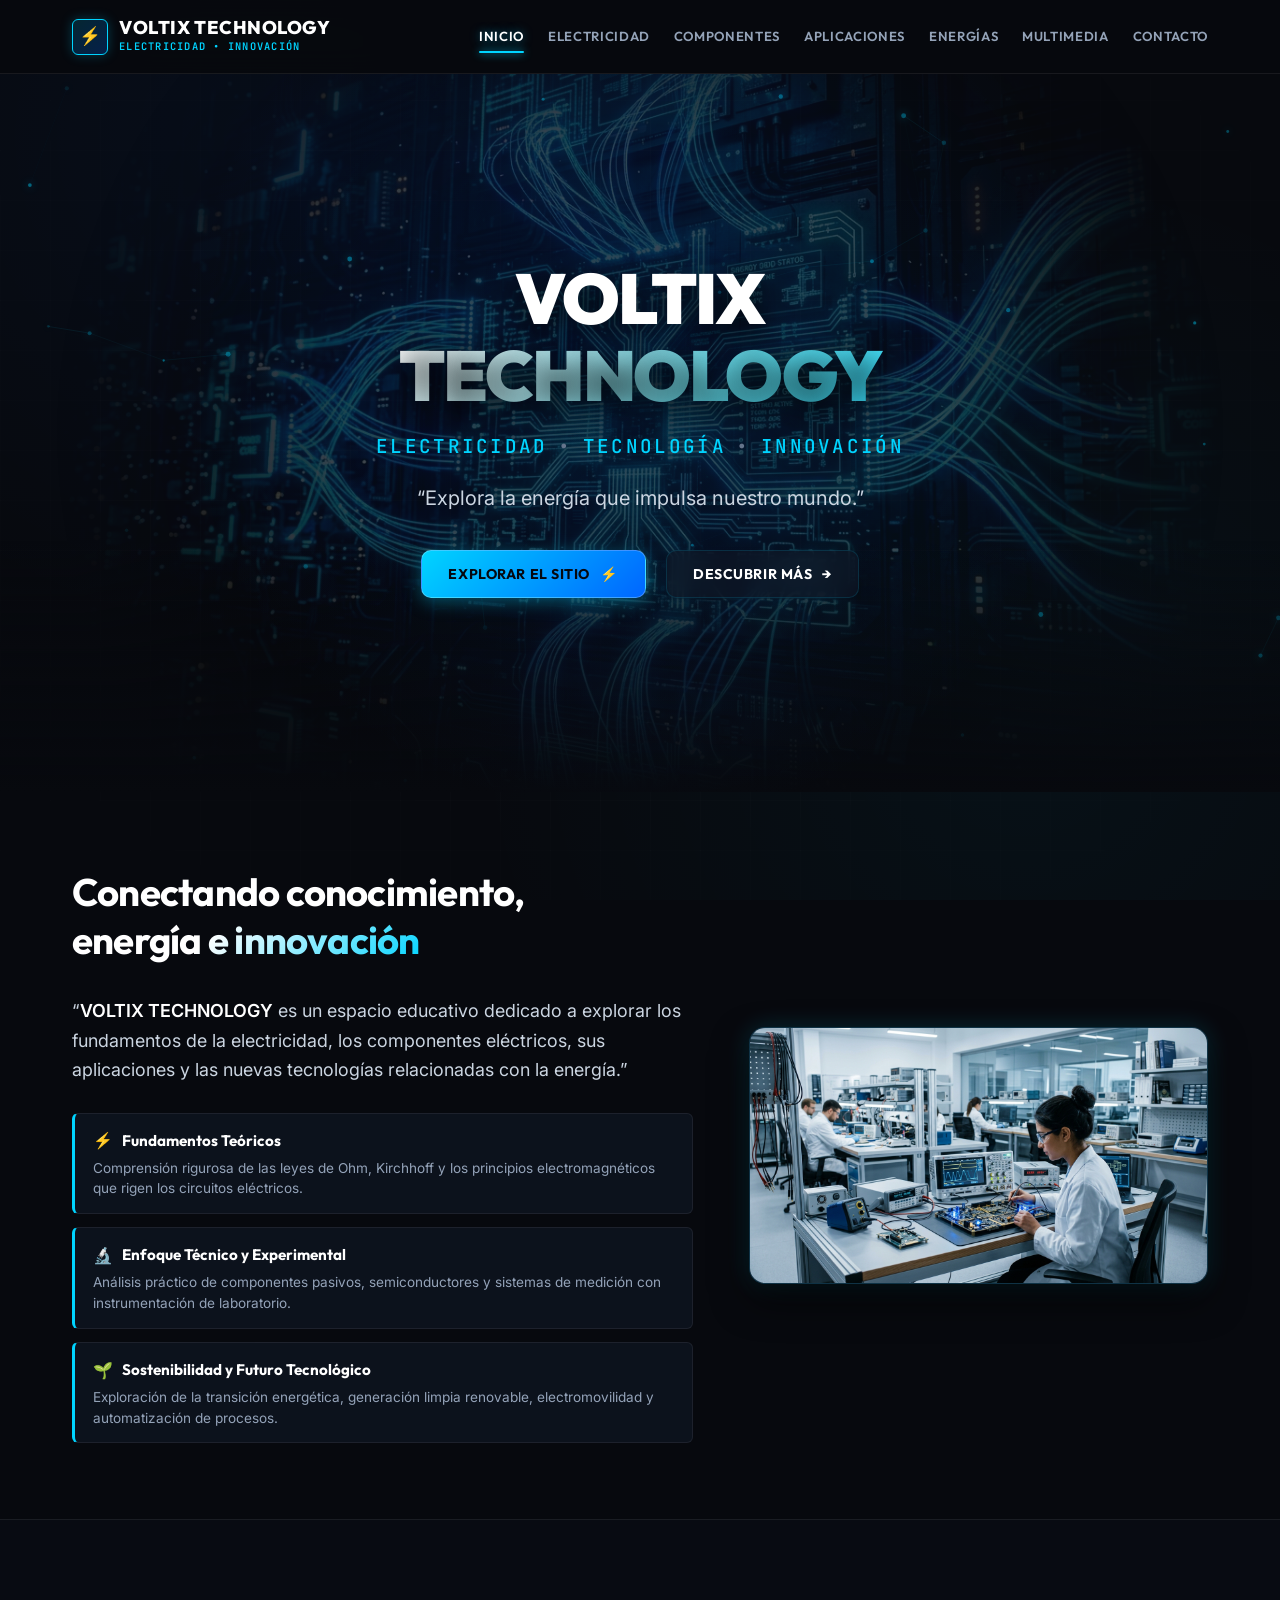
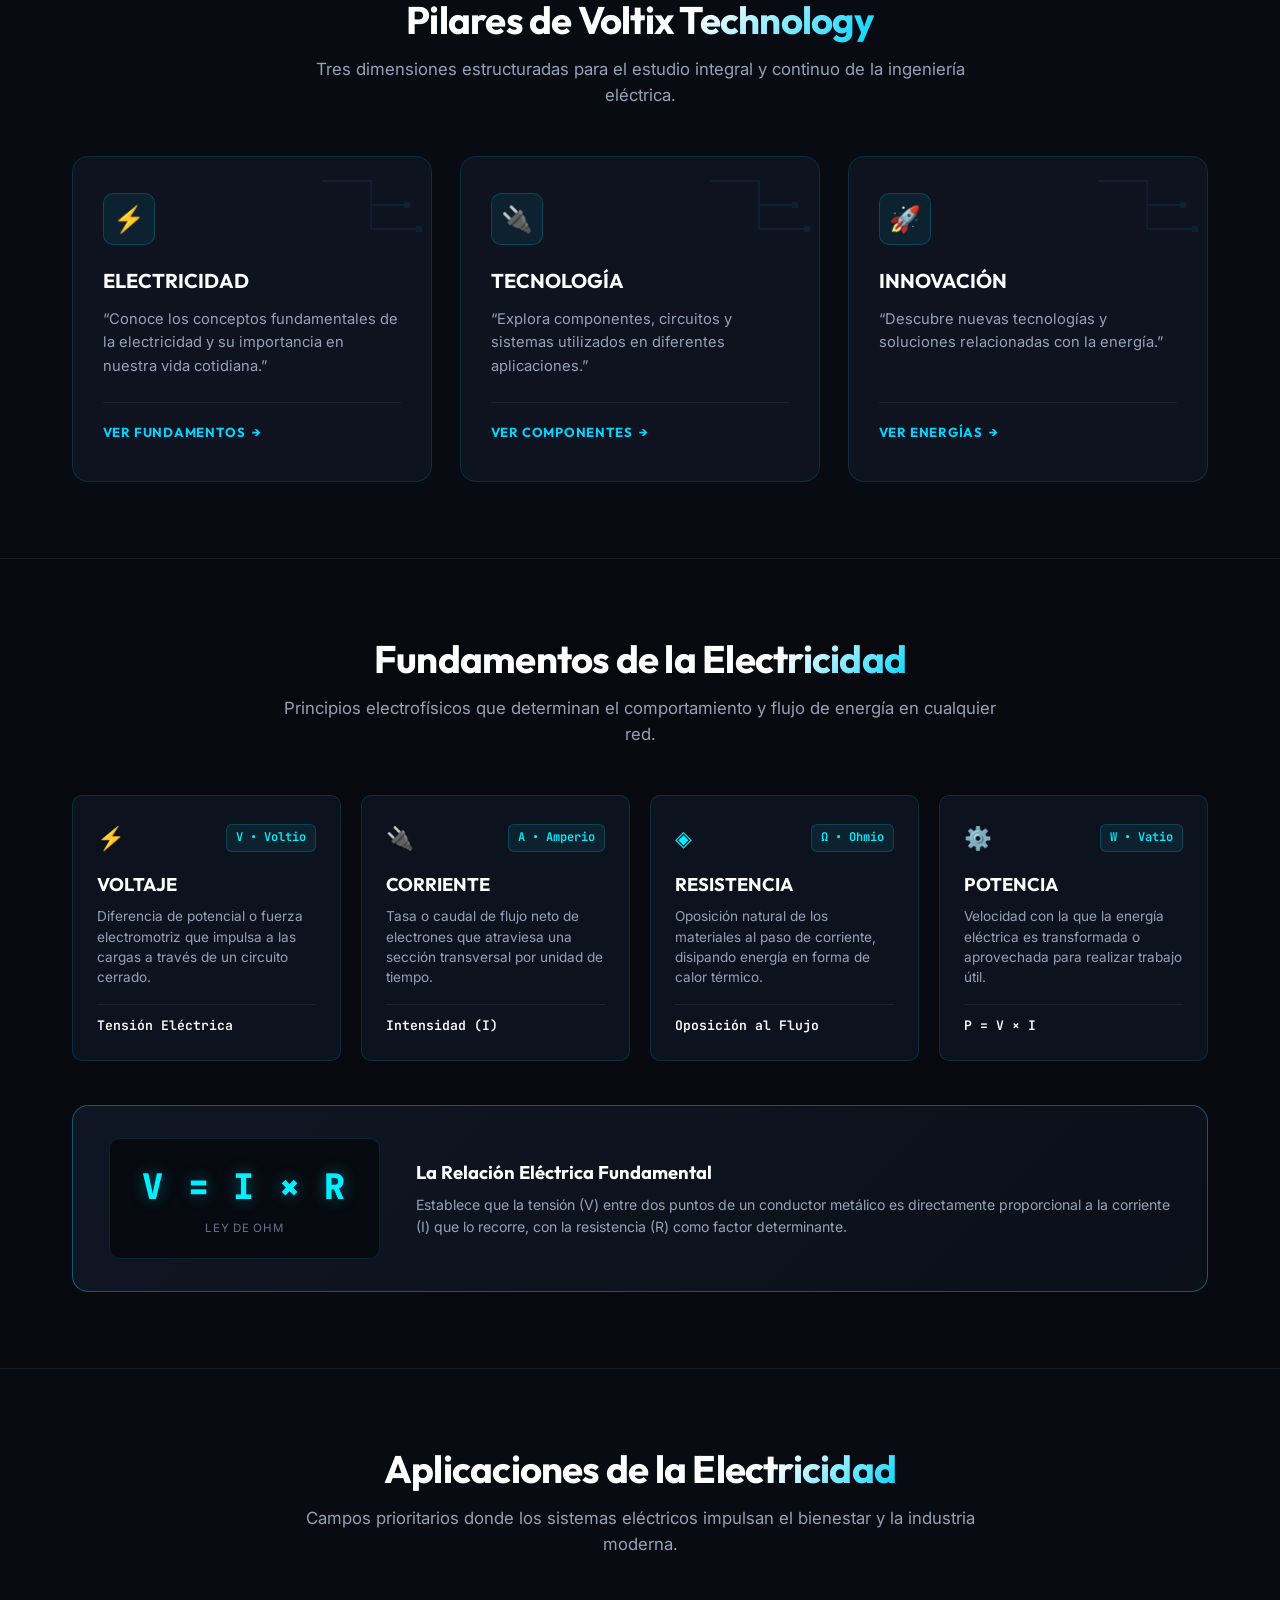
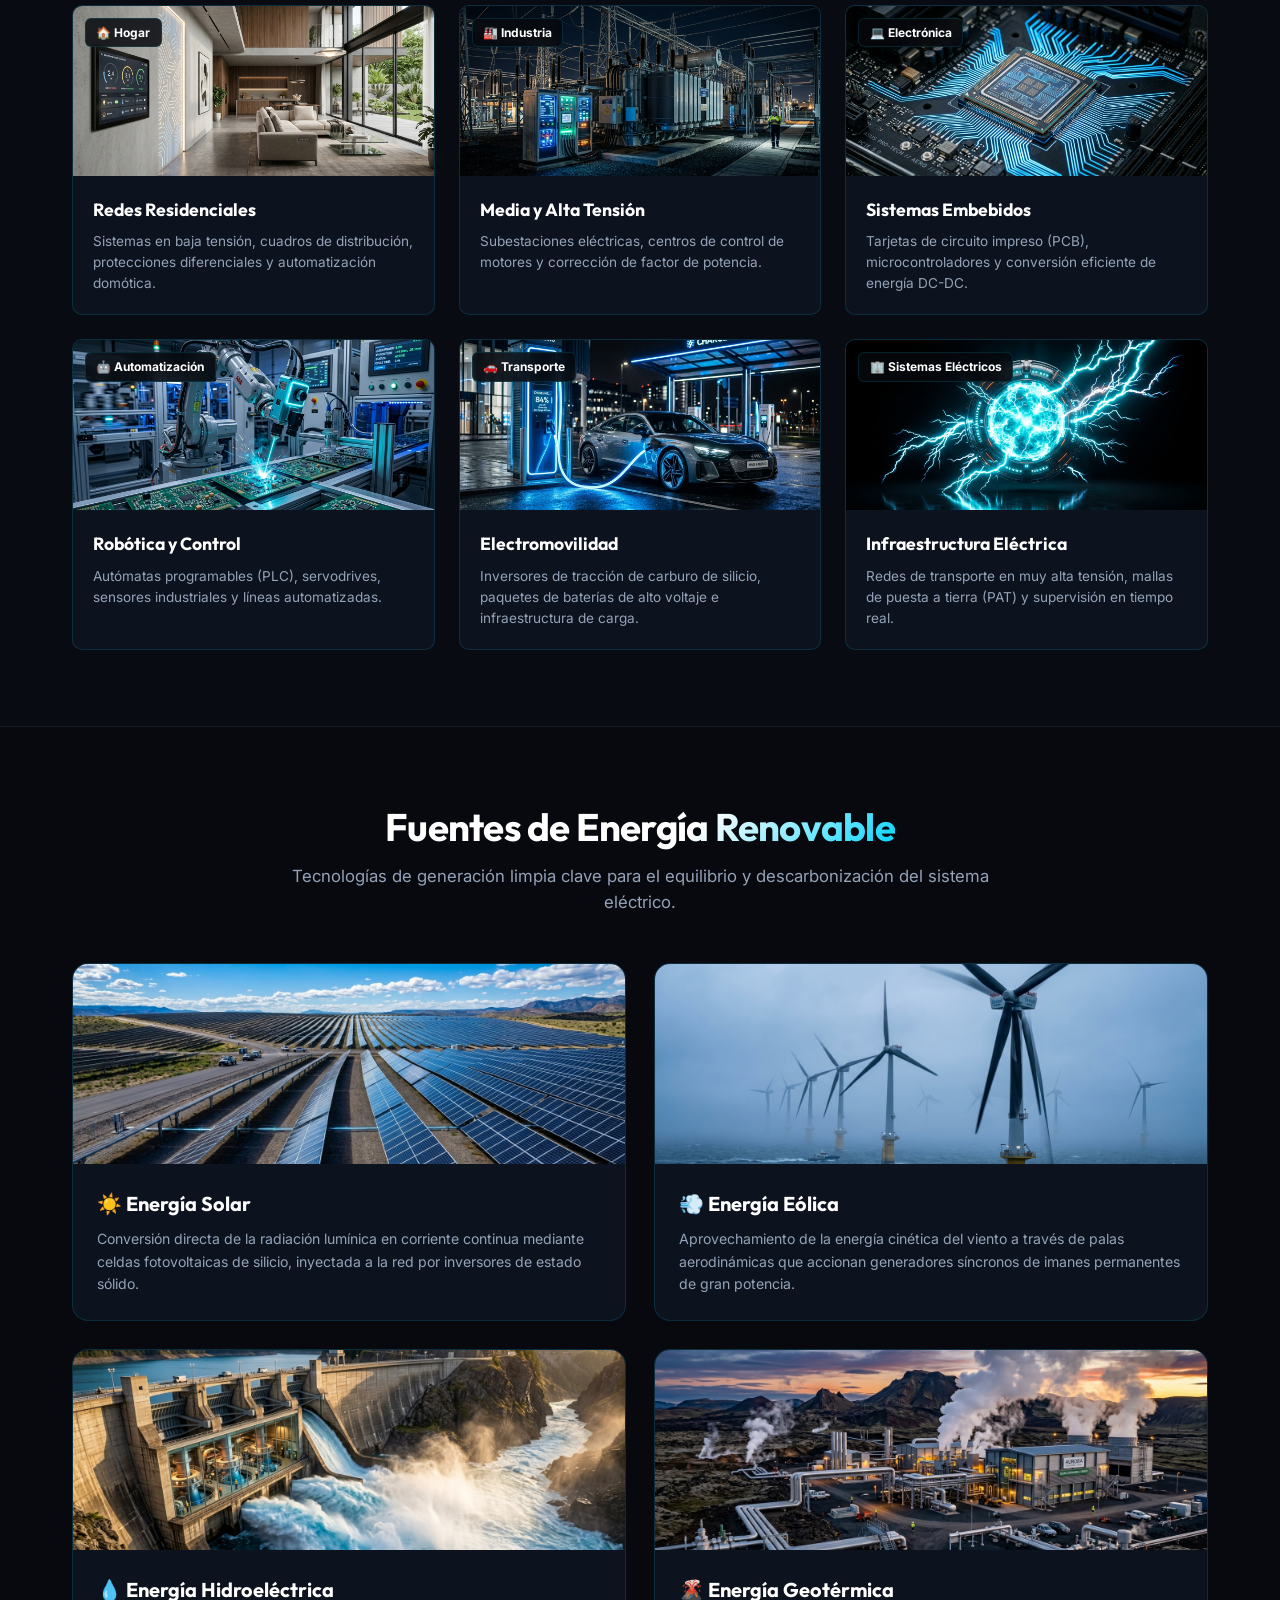
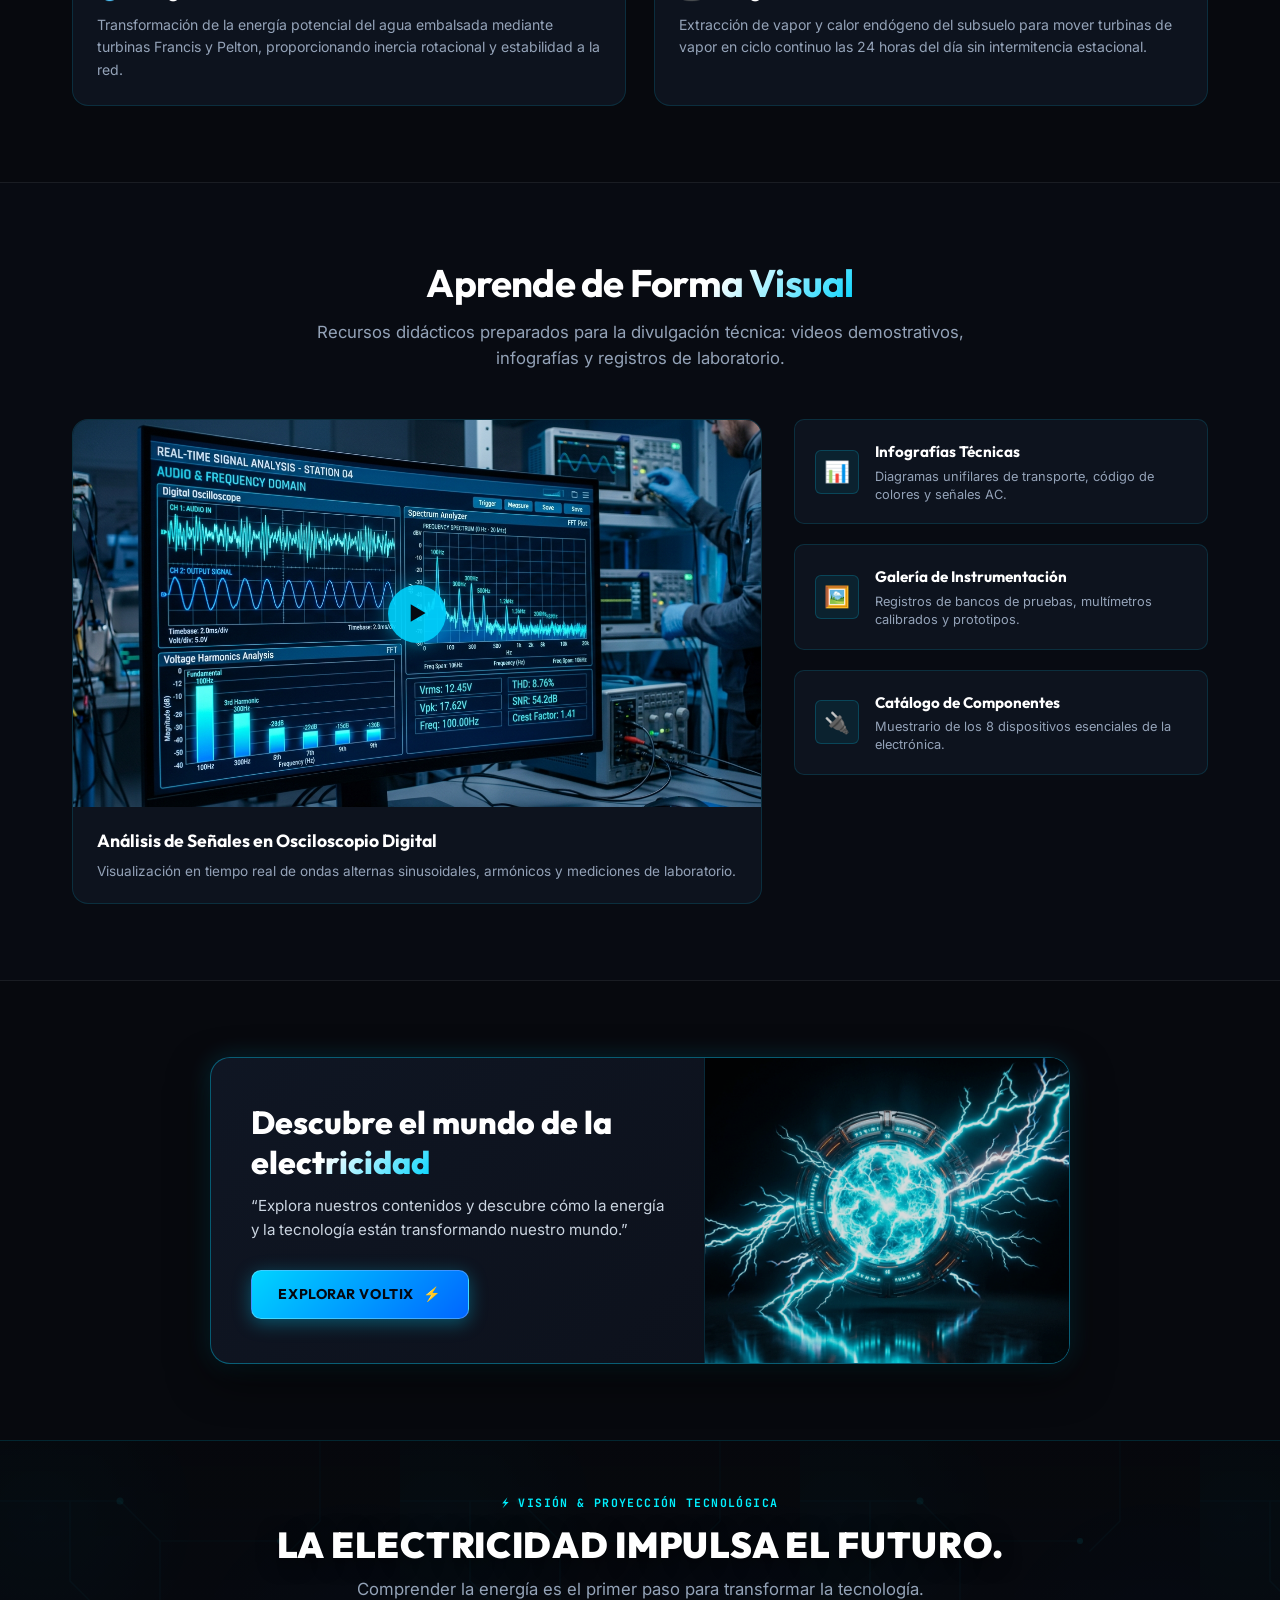
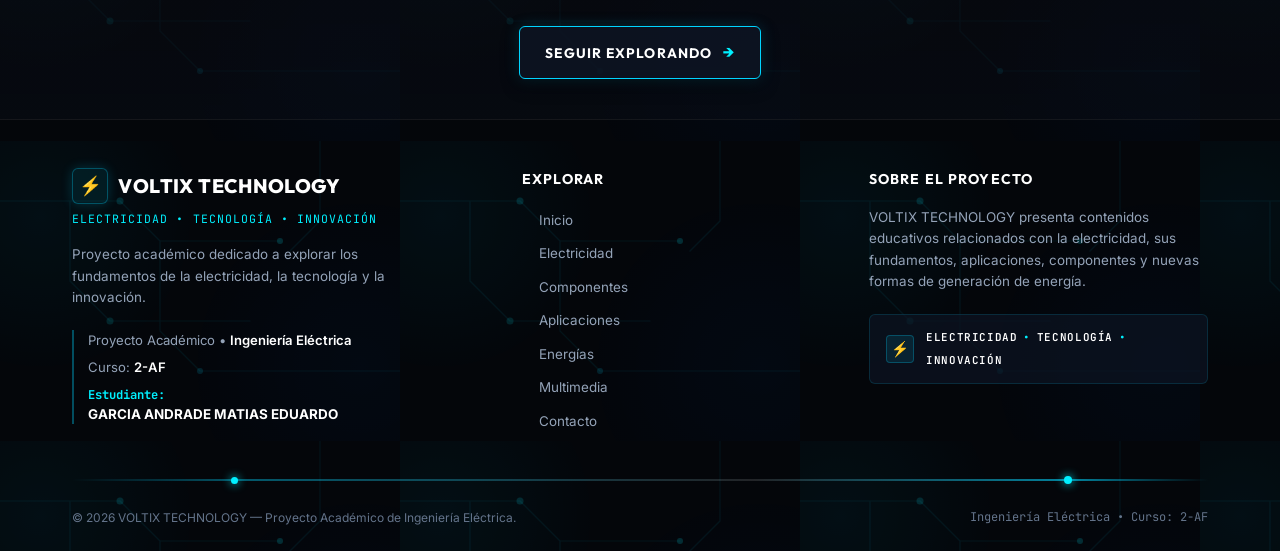
<file: index.html>
<!DOCTYPE html>
<html lang="es">
<head>
  <meta charset="UTF-8">
  <meta http-equiv="refresh" content="0; url=inicio.html">
  <title>VOLTIX TECHNOLOGY — Redirigiendo a Inicio</title>
  <script>
    window.location.replace("inicio.html");
  </script>
</head>
<body style="background: #07090e; color: #00d4ff; font-family: system-ui, sans-serif; display: flex; align-items: center; justify-content: center; height: 100vh; margin: 0;">
  <div style="text-align: center;">
    <div style="font-size: 2rem; margin-bottom: 0.5rem;">⚡</div>
    <p style="font-size: 1rem; color: #cbd5e1;">Cargando VOLTIX TECHNOLOGY...</p>
    <p><a href="inicio.html" style="color: #00d4ff; text-decoration: none; font-size: 0.85rem;">Haz clic aquí si no redirige automáticamente</a></p>
  </div>
</body>
</html>
</file>
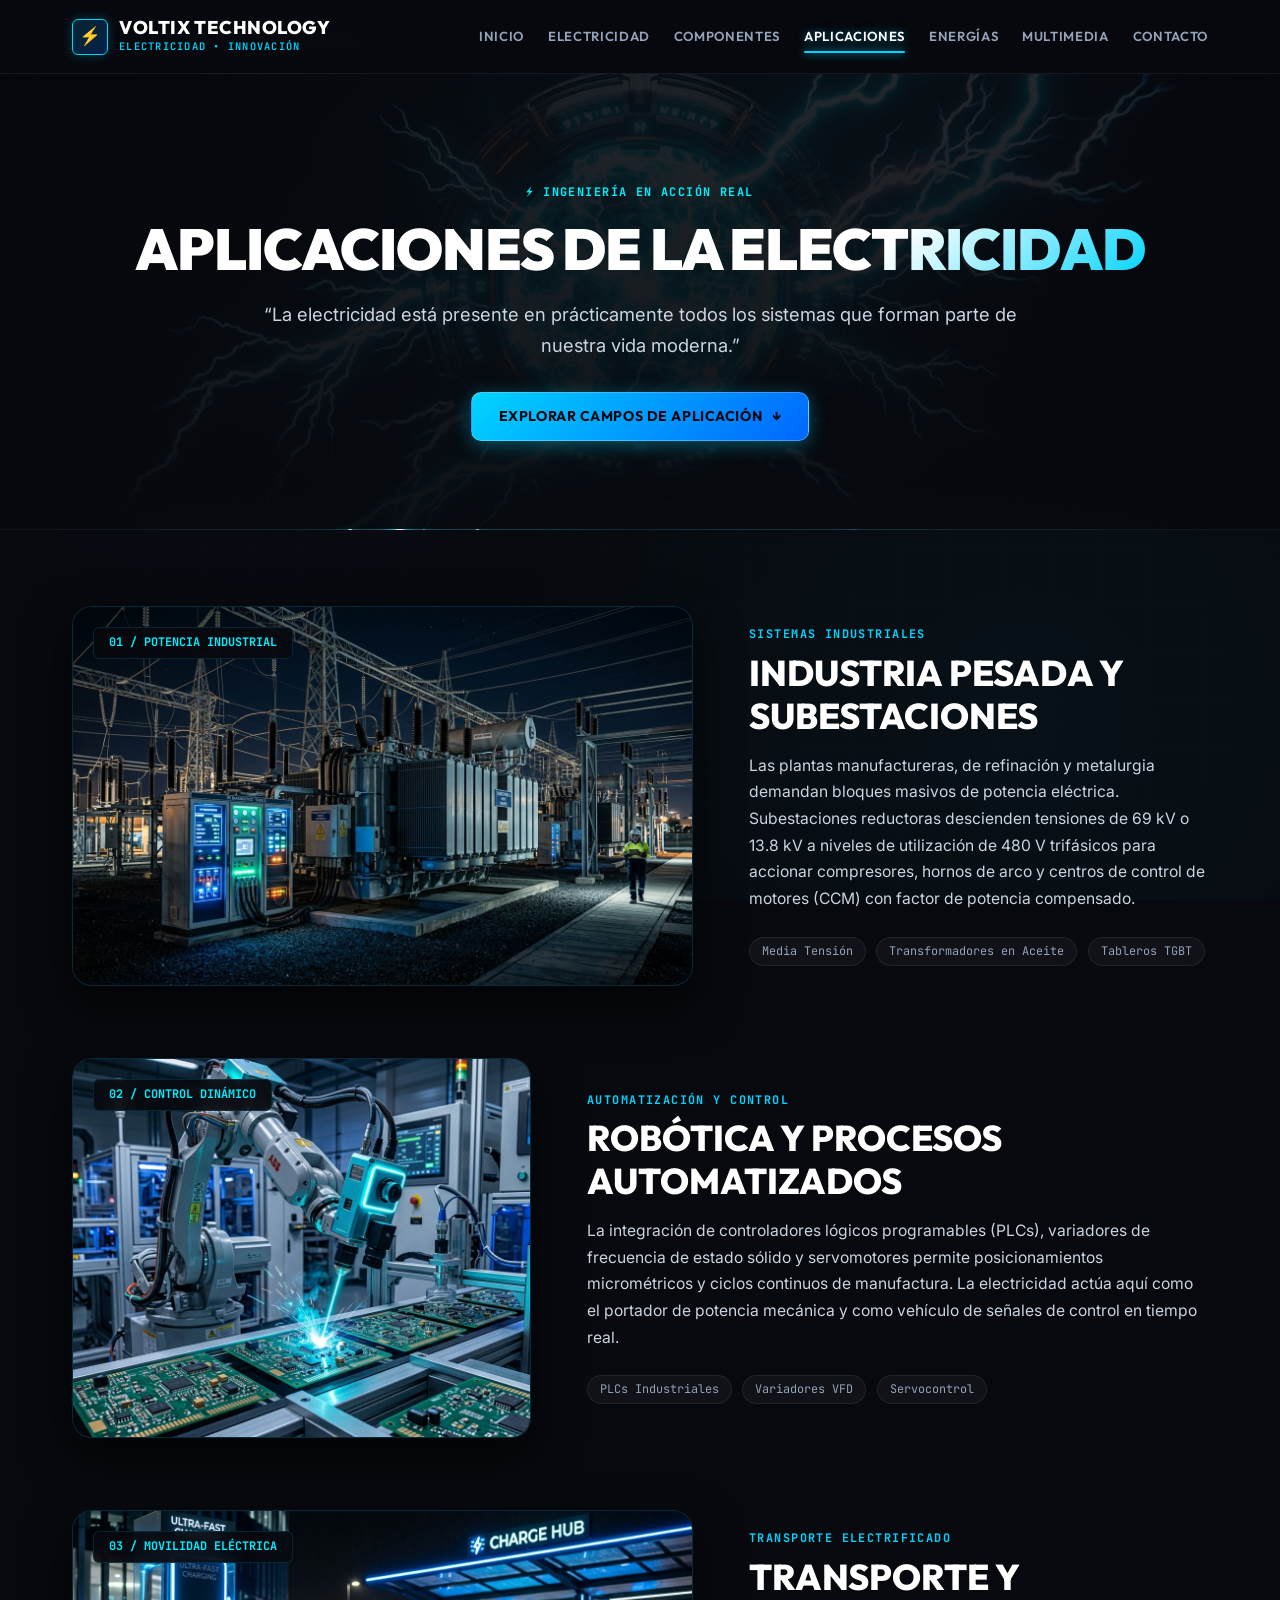
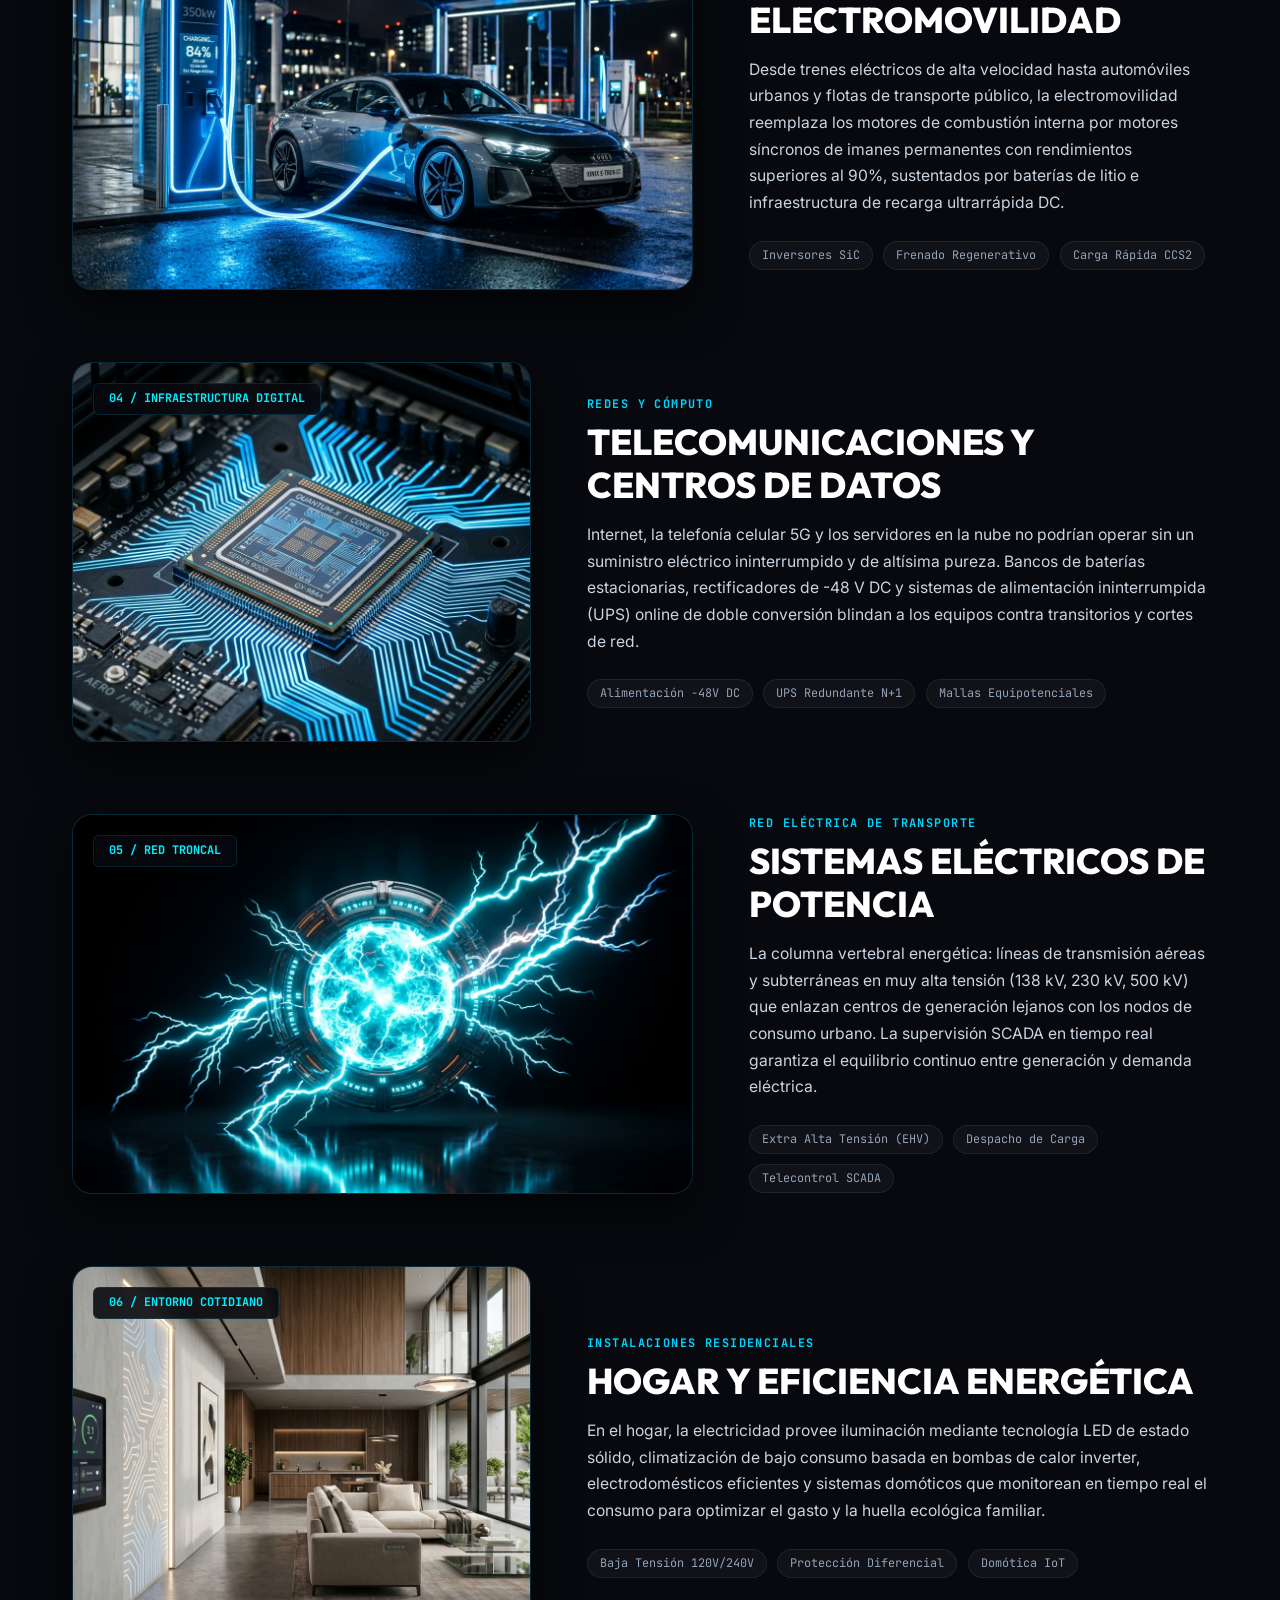
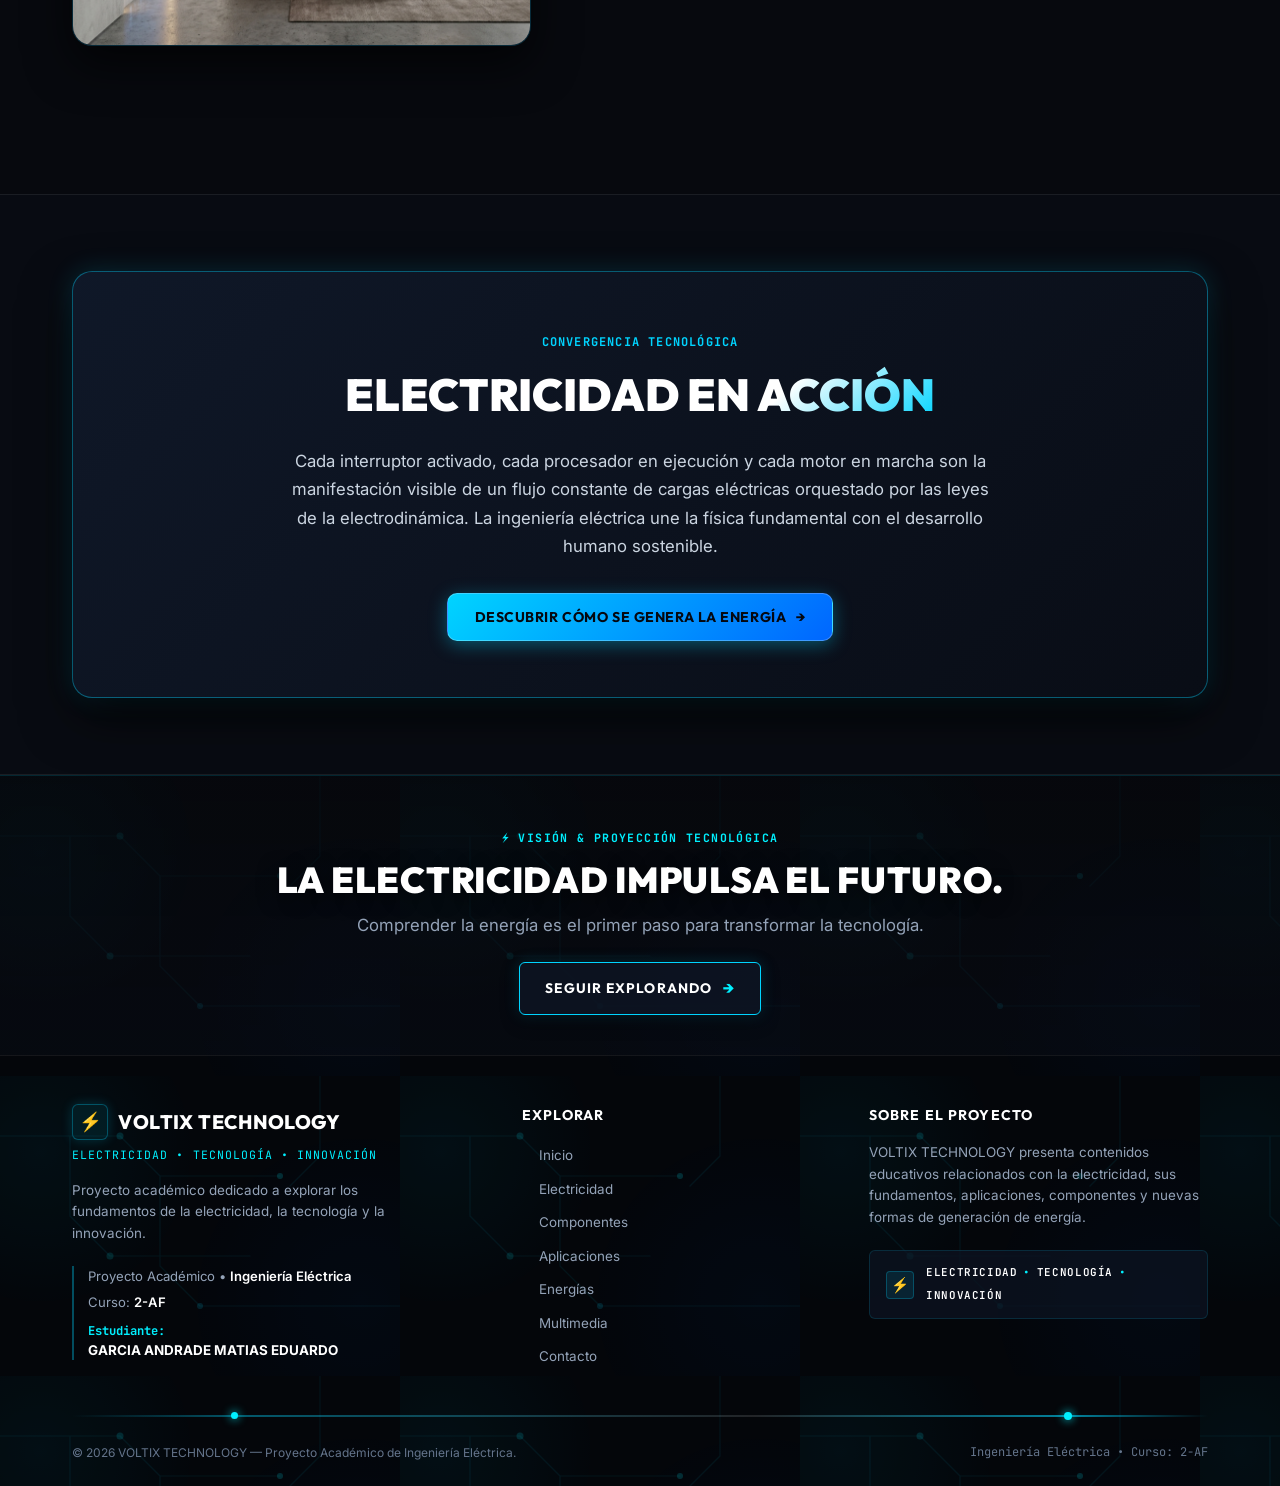
<file: aplicaciones.html>
<!DOCTYPE html>
<html lang="es">
<head>
  <meta charset="UTF-8">
  <meta name="viewport" content="width=device-width, initial-scale=1.0">
  <title>Aplicaciones de la Electricidad | VOLTIX TECHNOLOGY</title>
  <meta name="description" content="Panorama editorial de las aplicaciones de la electricidad en la industria, automatización, transporte, telecomunicaciones, sistemas eléctricos y el hogar.">
  <meta name="author" content="GARCIA ANDRADE MATIAS EDUARDO - Ingeniería Eléctrica Curso 2-AF">
  <meta name="theme-color" content="#07090e">

  <!-- Google Fonts -->
  <link rel="preconnect" href="https://fonts.googleapis.com">
  <link rel="preconnect" href="https://fonts.gstatic.com" crossorigin>
  <link href="https://fonts.googleapis.com/css2?family=Inter:wght@300;400;500;600;700&family=JetBrains+Mono:wght@400;500;600;700&family=Outfit:wght@500;600;700;800;900&display=swap" rel="stylesheet">

    <!-- Eliminación forzada de barra lateral de desplazamiento (Scrollbar oculta para iframe y navegador) -->
  <style>
    html, body, * {
      scrollbar-width: none !important;
      -ms-overflow-style: none !important;
    }
    ::-webkit-scrollbar,
    html::-webkit-scrollbar,
    body::-webkit-scrollbar,
    *::-webkit-scrollbar {
      display: none !important;
      width: 0 !important;
      height: 0 !important;
      background: transparent !important;
    }
  </style>
  <link rel="stylesheet" href="css/style.css?v=3.0">
</head>
<body>

  <div class="tech-grid-overlay" aria-hidden="true"></div>

  <!-- HEADER GLOBAL -->
  <header class="site-header" id="header">
    <div class="container header-container">
      <a href="inicio.html" class="brand-logo" aria-label="VOLTIX TECHNOLOGY - Inicio">
        <div class="brand-icon-box">⚡</div>
        <div class="brand-text">
          <span class="brand-title">VOLTIX TECHNOLOGY</span>
          <span class="brand-subtitle">Electricidad • Innovación</span>
        </div>
      </a>

      <nav class="nav-menu" id="navMenu" aria-label="Navegación principal">
        <a href="inicio.html" class="nav-link">Inicio</a>
        <a href="electricidad.html" class="nav-link">Electricidad</a>
        <a href="componentes.html" class="nav-link">Componentes</a>
        <a href="aplicaciones.html" class="nav-link active">Aplicaciones</a>
        <a href="energias.html" class="nav-link">Energías</a>
        <a href="multimedia.html" class="nav-link">Multimedia</a>
        <a href="contacto.html" class="nav-link">Contacto</a>
      </nav>

      <button class="mobile-toggle" id="mobileToggle" aria-label="Abrir menú de navegación" aria-expanded="false">
        <span></span>
        <span></span>
        <span></span>
      </button>
    </div>
  </header>

  <main>
    <!-- ==========================================================================
         SECCIÓN 1 — HERO PANORÁMICO DE APLICACIONES
         ========================================================================== -->
    <section class="hero-panoramic" style="background-image: url('assets/images/cta-energy.jpg');">
      <div class="hero-panoramic-overlay"></div>
      <div class="container hero-panoramic-content">
        <div class="hero-editorial-badge">⚡ INGENIERÍA EN ACCIÓN REAL</div>
        <h1 class="hero-editorial-title" style="font-size: clamp(2.4rem, 4.5vw, 3.8rem);">
          APLICACIONES DE LA <span class="text-gradient">ELECTRICIDAD</span>
        </h1>
        <p class="hero-editorial-desc" style="max-width: 760px; margin: 0 auto 2rem auto; font-size: 1.15rem;">
          “La electricidad está presente en prácticamente todos los sistemas que forman parte de nuestra vida moderna.”
        </p>
        <a href="#sectores" class="btn btn-primary">
          <span>EXPLORAR CAMPOS DE APLICACIÓN</span>
          <span class="btn-icon">↓</span>
        </a>
      </div>
    </section>

    <!-- ==========================================================================
         SECCIÓN 2 — GRANDES HISTORIAS VISUALES DE APLICACIÓN
         ========================================================================== -->
    <section class="section" id="sectores">
      <div class="container">

        <!-- 1. INDUSTRIA -->
        <article class="app-feature-row">
          <div class="app-feature-visual">
            <img src="assets/images/app-industry.jpg" alt="Subestación eléctrica industrial y transformadores de potencia">
            <div class="app-feature-badge">01 / POTENCIA INDUSTRIAL</div>
          </div>
          <div class="app-feature-content">
            <div class="app-feature-category">Sistemas Industriales</div>
            <h2 class="app-feature-title">INDUSTRIA PESADA Y SUBESTACIONES</h2>
            <p class="app-feature-desc">
              Las plantas manufactureras, de refinación y metalurgia demandan bloques masivos de potencia eléctrica. Subestaciones reductoras descienden tensiones de 69 kV o 13.8 kV a niveles de utilización de 480 V trifásicos para accionar compresores, hornos de arco y centros de control de motores (CCM) con factor de potencia compensado.
            </p>
            <div class="app-feature-tags">
              <span class="app-tag-pill">Media Tensión</span>
              <span class="app-tag-pill">Transformadores en Aceite</span>
              <span class="app-tag-pill">Tableros TGBT</span>
            </div>
          </div>
        </article>

        <!-- 2. AUTOMATIZACIÓN (REVERSE) -->
        <article class="app-feature-row reverse">
          <div class="app-feature-visual">
            <img src="assets/images/app-automation.jpg" alt="Brazos robóticos en línea de soldadura y ensamblaje automatizado">
            <div class="app-feature-badge">02 / CONTROL DINÁMICO</div>
          </div>
          <div class="app-feature-content">
            <div class="app-feature-category">Automatización y Control</div>
            <h2 class="app-feature-title">ROBÓTICA Y PROCESOS AUTOMATIZADOS</h2>
            <p class="app-feature-desc">
              La integración de controladores lógicos programables (PLCs), variadores de frecuencia de estado sólido y servomotores permite posicionamientos micrométricos y ciclos continuos de manufactura. La electricidad actúa aquí como el portador de potencia mecánica y como vehículo de señales de control en tiempo real.
            </p>
            <div class="app-feature-tags">
              <span class="app-tag-pill">PLCs Industriales</span>
              <span class="app-tag-pill">Variadores VFD</span>
              <span class="app-tag-pill">Servocontrol</span>
            </div>
          </div>
        </article>

        <!-- 3. TRANSPORTE -->
        <article class="app-feature-row">
          <div class="app-feature-visual">
            <img src="assets/images/app-transport.jpg" alt="Vehículo eléctrico en estación de recarga rápida de alta potencia">
            <div class="app-feature-badge">03 / MOVILIDAD ELÉCTRICA</div>
          </div>
          <div class="app-feature-content">
            <div class="app-feature-category">Transporte Electrificado</div>
            <h2 class="app-feature-title">TRANSPORTE Y ELECTROMOVILIDAD</h2>
            <p class="app-feature-desc">
              Desde trenes eléctricos de alta velocidad hasta automóviles urbanos y flotas de transporte público, la electromovilidad reemplaza los motores de combustión interna por motores síncronos de imanes permanentes con rendimientos superiores al 90%, sustentados por baterías de litio e infraestructura de recarga ultrarrápida DC.
            </p>
            <div class="app-feature-tags">
              <span class="app-tag-pill">Inversores SiC</span>
              <span class="app-tag-pill">Frenado Regenerativo</span>
              <span class="app-tag-pill">Carga Rápida CCS2</span>
            </div>
          </div>
        </article>

        <!-- 4. TELECOMUNICACIONES (REVERSE) -->
        <article class="app-feature-row reverse">
          <div class="app-feature-visual">
            <img src="assets/images/app-tech.jpg" alt="Microelectrónica, servidores de telecomunicaciones y fibra óptica">
            <div class="app-feature-badge">04 / INFRAESTRUCTURA DIGITAL</div>
          </div>
          <div class="app-feature-content">
            <div class="app-feature-category">Redes y Cómputo</div>
            <h2 class="app-feature-title">TELECOMUNICACIONES Y CENTROS DE DATOS</h2>
            <p class="app-feature-desc">
              Internet, la telefonía celular 5G y los servidores en la nube no podrían operar sin un suministro eléctrico ininterrumpido y de altísima pureza. Bancos de baterías estacionarias, rectificadores de -48 V DC y sistemas de alimentación ininterrumpida (UPS) online de doble conversión blindan a los equipos contra transitorios y cortes de red.
            </p>
            <div class="app-feature-tags">
              <span class="app-tag-pill">Alimentación -48V DC</span>
              <span class="app-tag-pill">UPS Redundante N+1</span>
              <span class="app-tag-pill">Mallas Equipotenciales</span>
            </div>
          </div>
        </article>

        <!-- 5. SISTEMAS ELÉCTRICOS DE POTENCIA -->
        <article class="app-feature-row">
          <div class="app-feature-visual">
            <img src="assets/images/cta-energy.jpg" alt="Líneas de transmisión y arco de potencia eléctrica">
            <div class="app-feature-badge">05 / RED TRONCAL</div>
          </div>
          <div class="app-feature-content">
            <div class="app-feature-category">Red Eléctrica de Transporte</div>
            <h2 class="app-feature-title">SISTEMAS ELÉCTRICOS DE POTENCIA</h2>
            <p class="app-feature-desc">
              La columna vertebral energética: líneas de transmisión aéreas y subterráneas en muy alta tensión (138 kV, 230 kV, 500 kV) que enlazan centros de generación lejanos con los nodos de consumo urbano. La supervisión SCADA en tiempo real garantiza el equilibrio continuo entre generación y demanda eléctrica.
            </p>
            <div class="app-feature-tags">
              <span class="app-tag-pill">Extra Alta Tensión (EHV)</span>
              <span class="app-tag-pill">Despacho de Carga</span>
              <span class="app-tag-pill">Telecontrol SCADA</span>
            </div>
          </div>
        </article>

        <!-- 6. HOGAR (REVERSE) -->
        <article class="app-feature-row reverse">
          <div class="app-feature-visual">
            <img src="assets/images/app-home.jpg" alt="Hogar inteligente con iluminación eficiente y gestión energética">
            <div class="app-feature-badge">06 / ENTORNO COTIDIANO</div>
          </div>
          <div class="app-feature-content">
            <div class="app-feature-category">Instalaciones Residenciales</div>
            <h2 class="app-feature-title">HOGAR Y EFICIENCIA ENERGÉTICA</h2>
            <p class="app-feature-desc">
              En el hogar, la electricidad provee iluminación mediante tecnología LED de estado sólido, climatización de bajo consumo basada en bombas de calor inverter, electrodomésticos eficientes y sistemas domóticos que monitorean en tiempo real el consumo para optimizar el gasto y la huella ecológica familiar.
            </p>
            <div class="app-feature-tags">
              <span class="app-tag-pill">Baja Tensión 120V/240V</span>
              <span class="app-tag-pill">Protección Diferencial</span>
              <span class="app-tag-pill">Domótica IoT</span>
            </div>
          </div>
        </article>

      </div>
    </section>

    <!-- ==========================================================================
         SECCIÓN 3 — VITRINA DE CIERRE: ELECTRICIDAD EN ACCIÓN
         ========================================================================== -->
    <section class="section section--alt">
      <div class="container">
        <div class="action-connect-box">
          <div class="section-kicker">CONVERGENCIA TECNOLÓGICA</div>
          <h2 class="action-connect-title">
            ELECTRICIDAD <span class="text-gradient">EN ACCIÓN</span>
          </h2>
          <p class="action-connect-desc">
            Cada interruptor activado, cada procesador en ejecución y cada motor en marcha son la manifestación visible de un flujo constante de cargas eléctricas orquestado por las leyes de la electrodinámica. La ingeniería eléctrica une la física fundamental con el desarrollo humano sostenible.
          </p>
          <a href="energias.html" class="btn btn-primary">
            <span>DESCUBRIR CÓMO SE GENERA LA ENERGÍA</span>
            <span class="btn-icon">→</span>
          </a>
        </div>
      </div>
    </section>
  </main>

  <!-- ==========================================================================
       FOOTER TECNOLÓGICO PREMIUM (3 NIVELES)
       ========================================================================== -->
  <footer class="site-footer-premium">
    <!-- NIVEL 1 — CIERRE VISUAL / TRANSICIÓN -->
    <div class="footer-transition-level">
      <div class="container">
        <div class="footer-transition-pretitle">⚡ VISIÓN & PROYECCIÓN TECNOLÓGICA</div>
        <h2 class="footer-transition-title">LA ELECTRICIDAD IMPULSA EL FUTURO.</h2>
        <p class="footer-transition-subtitle">
          Comprender la energía es el primer paso para transformar la tecnología.
        </p>
        <a href="componentes.html" class="btn-footer-explore">
          <span>SEGUIR EXPLORANDO</span>
          <span class="explore-arrow">→</span>
        </a>
      </div>
    </div>

    <!-- NIVEL 2 — FOOTER PRINCIPAL (3 COLUMNAS) -->
    <div class="footer-main-level">
      <div class="container">
        <div class="premium-footer-grid">
          <!-- Columna 1 — Identidad y Datos Académicos -->
          <div class="premium-footer-col-brand">
            <div class="footer-logo-wrap">
              <div class="footer-logo-icon">⚡</div>
              <span class="footer-logo-text">VOLTIX TECHNOLOGY</span>
            </div>
            <div class="footer-brand-slogan">Electricidad • Tecnología • Innovación</div>
            <p class="footer-brand-summary">
              Proyecto académico dedicado a explorar los fundamentos de la electricidad, la tecnología y la innovación.
            </p>
            <div class="footer-academic-block">
              <div class="acad-line">Proyecto Académico • <strong>Ingeniería Eléctrica</strong></div>
              <div class="acad-line">Curso: <strong>2-AF</strong></div>
              <div class="student-line">
                <span class="student-label">Estudiante:</span>
                <span class="student-name">GARCIA ANDRADE MATIAS EDUARDO</span>
              </div>
            </div>
          </div>

          <!-- Columna 2 — Explorar -->
          <div class="premium-footer-col-nav">
            <h3 class="premium-footer-title">EXPLORAR</h3>
            <nav class="footer-nav-premium" aria-label="Navegación del pie de página">
              <a href="inicio.html" class="footer-nav-link"><span class="nav-arrow">→</span><span>Inicio</span></a>
              <a href="electricidad.html" class="footer-nav-link"><span class="nav-arrow">→</span><span>Electricidad</span></a>
              <a href="componentes.html" class="footer-nav-link"><span class="nav-arrow">→</span><span>Componentes</span></a>
              <a href="aplicaciones.html" class="footer-nav-link"><span class="nav-arrow">→</span><span>Aplicaciones</span></a>
              <a href="energias.html" class="footer-nav-link"><span class="nav-arrow">→</span><span>Energías</span></a>
              <a href="multimedia.html" class="footer-nav-link"><span class="nav-arrow">→</span><span>Multimedia</span></a>
              <a href="contacto.html" class="footer-nav-link"><span class="nav-arrow">→</span><span>Contacto</span></a>
            </nav>
          </div>

          <!-- Columna 3 — Sobre el Proyecto -->
          <div class="premium-footer-col-about">
            <h3 class="premium-footer-title">SOBRE EL PROYECTO</h3>
            <p class="footer-about-text">
              VOLTIX TECHNOLOGY presenta contenidos educativos relacionados con la electricidad, sus fundamentos, aplicaciones, componentes y nuevas formas de generación de energía.
            </p>
            <div class="footer-triad-badge">
              <div class="triad-icon">⚡</div>
              <div class="triad-items">
                <span>ELECTRICIDAD</span>
                <span class="triad-dot">•</span>
                <span>TECNOLOGÍA</span>
                <span class="triad-dot">•</span>
                <span>INNOVACIÓN</span>
              </div>
            </div>
          </div>
        </div>
      </div>
    </div>

    <!-- SEPARADOR PISTA DE CIRCUITO -->
    <div class="footer-circuit-divider">
      <div class="container">
        <div class="pcb-trace-line">
          <span class="pcb-node start"></span>
          <span class="pcb-node end"></span>
        </div>
      </div>
    </div>

    <!-- NIVEL 3 — COPYRIGHT -->
    <div class="footer-bottom-level">
      <div class="container">
        <div class="footer-bottom-flex">
          <div class="footer-bottom-left">
            <span>© 2026 VOLTIX TECHNOLOGY — Proyecto Académico de Ingeniería Eléctrica.</span>
          </div>
          <div class="footer-bottom-right">
            <span>Ingeniería Eléctrica • Curso: 2-AF</span>
          </div>
        </div>
      </div>
    </div>
  </footer>

  <script src="js/main.js?v=3.0"></script>
  <script src="js/google-sites-nav.js?v=3.0"></script>
</body>
</html>
</file>
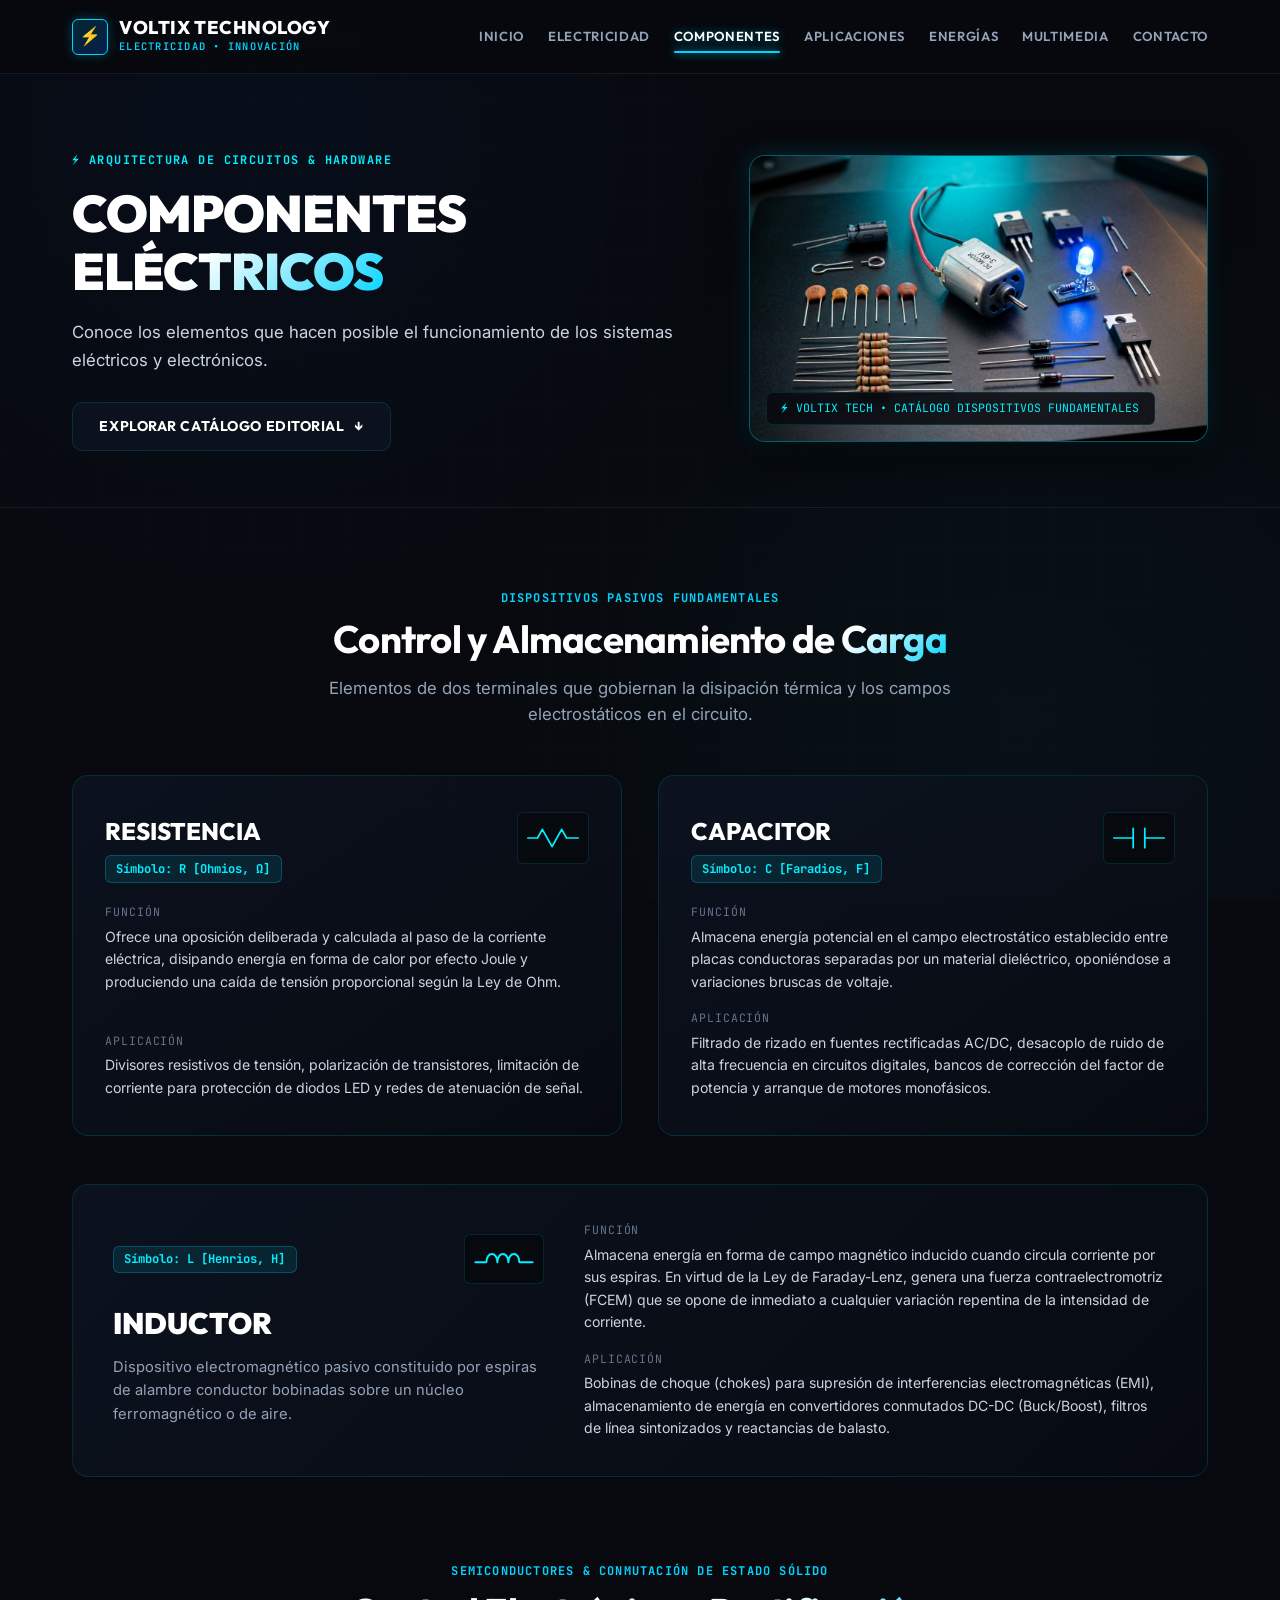
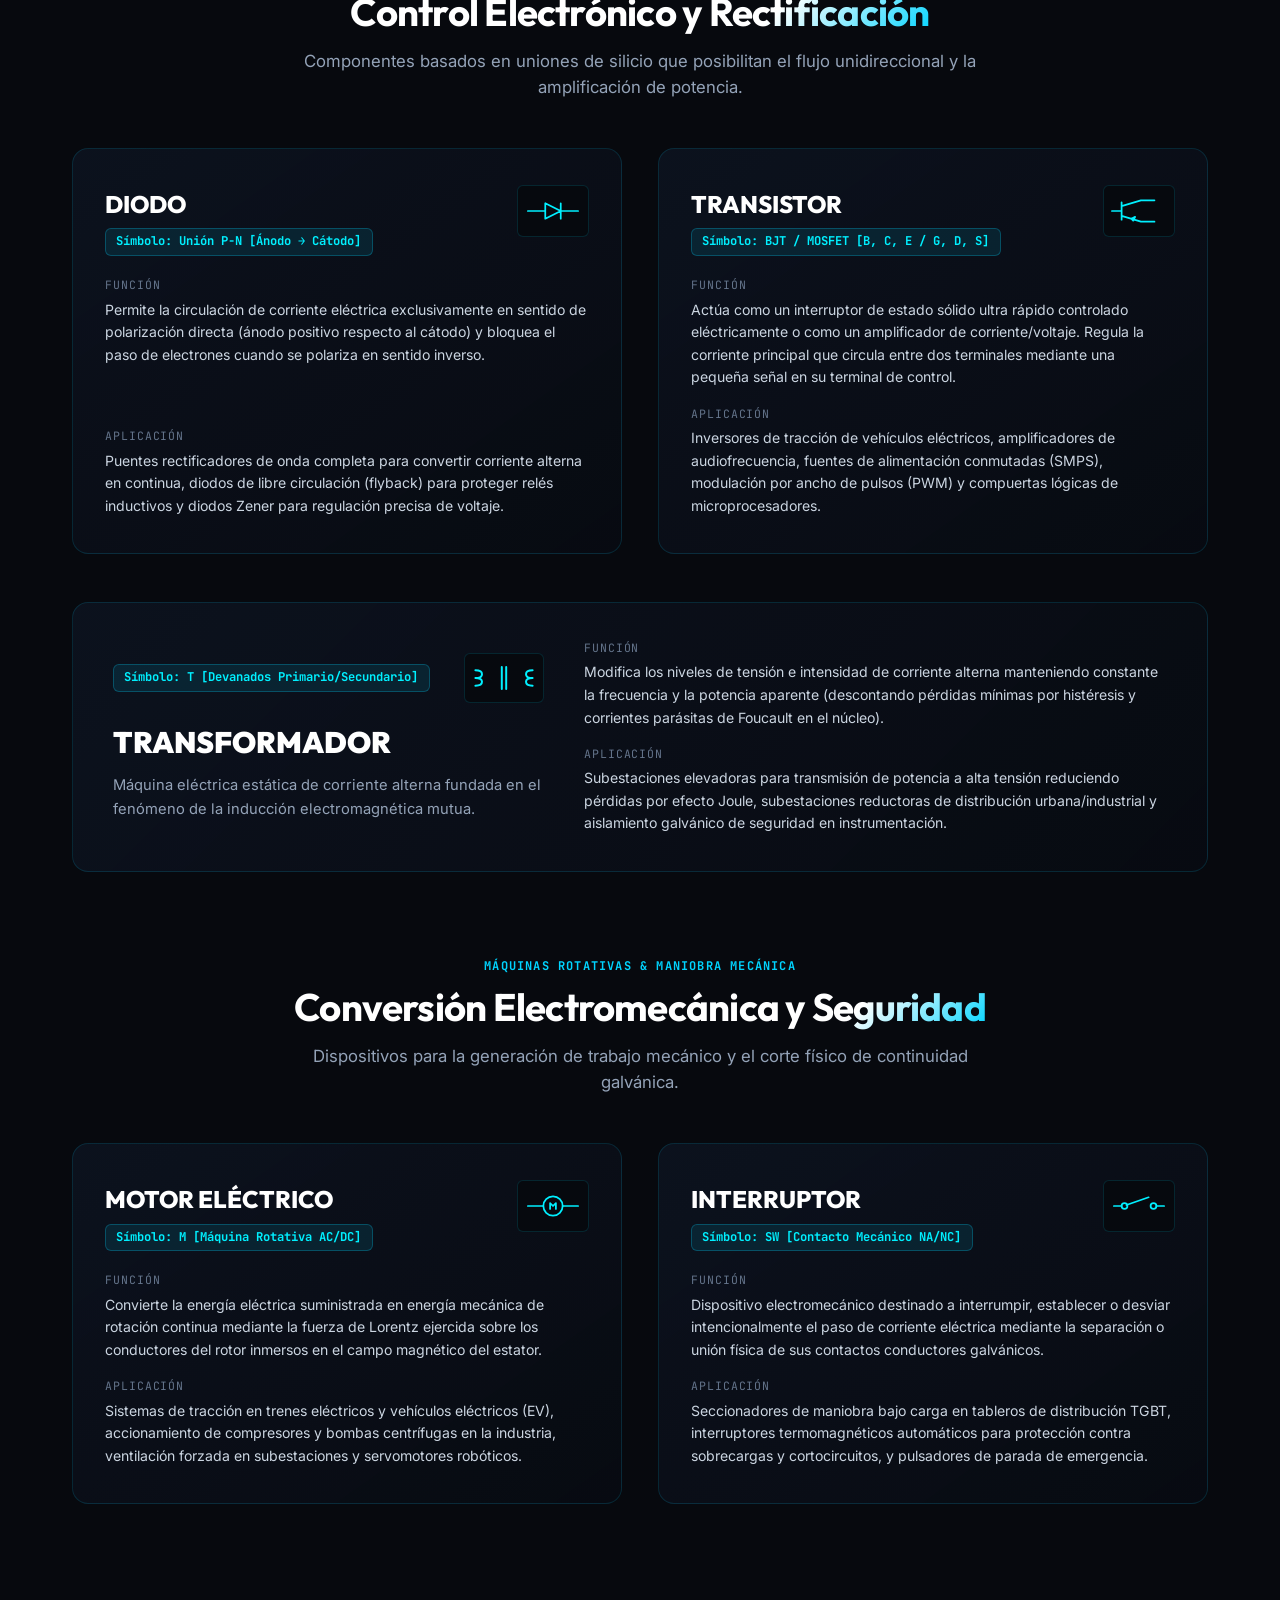
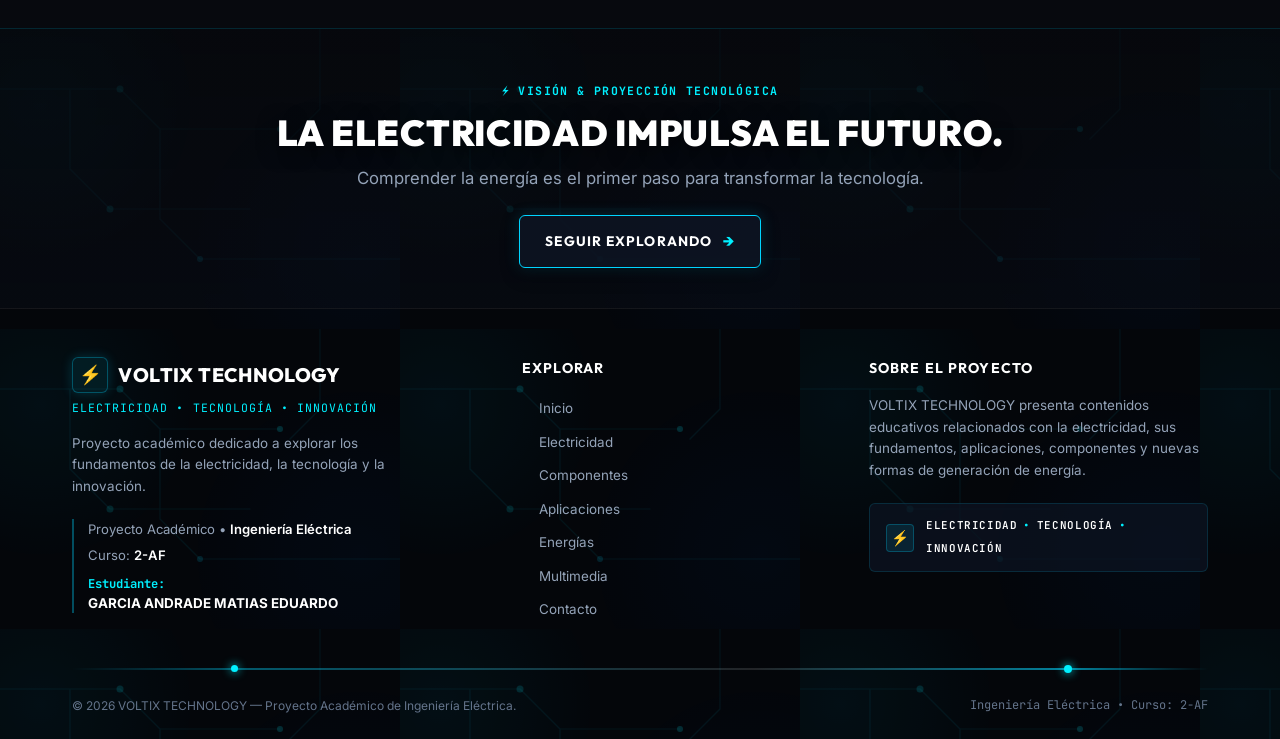
<file: componentes.html>
<!DOCTYPE html>
<html lang="es">
<head>
  <meta charset="UTF-8">
  <meta name="viewport" content="width=device-width, initial-scale=1.0">
  <title>Componentes Eléctricos | VOLTIX TECHNOLOGY</title>
  <meta name="description" content="Exploración editorial de componentes electrotécnicos: Resistencia, Capacitor, Inductor, Diodo, Transistor, Transformador, Motor e Interruptor.">
  <meta name="author" content="GARCIA ANDRADE MATIAS EDUARDO - Ingeniería Eléctrica Curso 2-AF">
  <meta name="theme-color" content="#07090e">

  <!-- Google Fonts -->
  <link rel="preconnect" href="https://fonts.googleapis.com">
  <link rel="preconnect" href="https://fonts.gstatic.com" crossorigin>
  <link href="https://fonts.googleapis.com/css2?family=Inter:wght@300;400;500;600;700&family=JetBrains+Mono:wght@400;500;600;700&family=Outfit:wght@500;600;700;800;900&display=swap" rel="stylesheet">

    <!-- Eliminación forzada de barra lateral de desplazamiento (Scrollbar oculta para iframe y navegador) -->
  <style>
    html, body, * {
      scrollbar-width: none !important;
      -ms-overflow-style: none !important;
    }
    ::-webkit-scrollbar,
    html::-webkit-scrollbar,
    body::-webkit-scrollbar,
    *::-webkit-scrollbar {
      display: none !important;
      width: 0 !important;
      height: 0 !important;
      background: transparent !important;
    }
  </style>
  <link rel="stylesheet" href="css/style.css?v=3.0">
</head>
<body>

  <div class="tech-grid-overlay" aria-hidden="true"></div>

  <!-- HEADER GLOBAL -->
  <header class="site-header" id="header">
    <div class="container header-container">
      <a href="inicio.html" class="brand-logo" aria-label="VOLTIX TECHNOLOGY - Inicio">
        <div class="brand-icon-box">⚡</div>
        <div class="brand-text">
          <span class="brand-title">VOLTIX TECHNOLOGY</span>
          <span class="brand-subtitle">Electricidad • Innovación</span>
        </div>
      </a>

      <nav class="nav-menu" id="navMenu" aria-label="Navegación principal">
        <a href="inicio.html" class="nav-link">Inicio</a>
        <a href="electricidad.html" class="nav-link">Electricidad</a>
        <a href="componentes.html" class="nav-link active">Componentes</a>
        <a href="aplicaciones.html" class="nav-link">Aplicaciones</a>
        <a href="energias.html" class="nav-link">Energías</a>
        <a href="multimedia.html" class="nav-link">Multimedia</a>
        <a href="contacto.html" class="nav-link">Contacto</a>
      </nav>

      <button class="mobile-toggle" id="mobileToggle" aria-label="Abrir menú de navegación" aria-expanded="false">
        <span></span>
        <span></span>
        <span></span>
      </button>
    </div>
  </header>

  <main>
    <!-- ==========================================================================
         SECCIÓN 1 — HERO EDITORIAL DE COMPONENTES
         ========================================================================== -->
    <section class="hero-editorial">
      <div class="container">
        <div class="hero-editorial-grid">
          <div class="hero-editorial-text-col">
            <div class="hero-editorial-badge">⚡ ARQUITECTURA DE CIRCUITOS & HARDWARE</div>
            <h1 class="hero-editorial-title">
              COMPONENTES <span class="text-gradient">ELÉCTRICOS</span>
            </h1>
            <p class="hero-editorial-desc">
              Conoce los elementos que hacen posible el funcionamiento de los sistemas eléctricos y electrónicos.
            </p>
            <a href="#catalogo" class="btn btn-secondary">
              <span>EXPLORAR CATÁLOGO EDITORIAL</span>
              <span class="btn-icon">↓</span>
            </a>
          </div>
          <div class="hero-editorial-visual-col">
            <div class="hero-editorial-frame">
              <img src="assets/images/components-banner.jpg" alt="Muestrario profesional de componentes electrotécnicos sobre circuito impreso">
              <div class="hero-frame-tag">
                <span>⚡</span>
                <span>VOLTIX TECH • CATÁLOGO DISPOSITIVOS FUNDAMENTALES</span>
              </div>
            </div>
          </div>
        </div>
      </div>
    </section>

    <!-- ==========================================================================
         SECCIÓN 2 — CATÁLOGO EDITORIAL DE DISPOSITIVOS
         ========================================================================== -->
    <section class="section" id="catalogo">
      <div class="container">
        <div class="section-header">
          <div class="section-kicker">DISPOSITIVOS PASIVOS FUNDAMENTALES</div>
          <h2 class="section-title">Control y Almacenamiento <span class="text-gradient">de Carga</span></h2>
          <p class="section-subtitle">
            Elementos de dos terminales que gobiernan la disipación térmica y los campos electrostáticos en el circuito.
          </p>
        </div>

        <!-- DÚO 1: RESISTENCIA & CAPACITOR -->
        <div class="comp-editorial-duo">
          <!-- 1. RESISTENCIA -->
          <article class="comp-editorial-card">
            <div>
              <div class="comp-header-flex">
                <div class="comp-title-group">
                  <h3>RESISTENCIA</h3>
                  <span class="comp-symbol-tag">Símbolo: R [Ohmios, Ω]</span>
                </div>
                <div class="comp-schematic-wrap" aria-label="Símbolo esquemático de resistencia">
                  <svg viewBox="0 0 60 30">
                    <path d="M 4 15 L 14 15 L 19 6 L 29 24 L 39 6 L 44 15 L 56 15" />
                  </svg>
                </div>
              </div>

              <div class="comp-field">
                <span class="comp-field-label">Función</span>
                <p class="comp-field-text">
                  Ofrece una oposición deliberada y calculada al paso de la corriente eléctrica, disipando energía en forma de calor por efecto Joule y produciendo una caída de tensión proporcional según la Ley de Ohm.
                </p>
              </div>
            </div>

            <div class="comp-field" style="margin-bottom: 0;">
              <span class="comp-field-label">Aplicación</span>
              <p class="comp-field-text">
                Divisores resistivos de tensión, polarización de transistores, limitación de corriente para protección de diodos LED y redes de atenuación de señal.
              </p>
            </div>
          </article>

          <!-- 2. CAPACITOR -->
          <article class="comp-editorial-card">
            <div>
              <div class="comp-header-flex">
                <div class="comp-title-group">
                  <h3>CAPACITOR</h3>
                  <span class="comp-symbol-tag">Símbolo: C [Faradios, F]</span>
                </div>
                <div class="comp-schematic-wrap" aria-label="Símbolo esquemático de capacitor">
                  <svg viewBox="0 0 60 30">
                    <path d="M 4 15 L 24 15 M 24 5 L 24 25 M 36 5 L 36 25 M 36 15 L 56 15" />
                  </svg>
                </div>
              </div>

              <div class="comp-field">
                <span class="comp-field-label">Función</span>
                <p class="comp-field-text">
                  Almacena energía potencial en el campo electrostático establecido entre placas conductoras separadas por un material dieléctrico, oponiéndose a variaciones bruscas de voltaje.
                </p>
              </div>
            </div>

            <div class="comp-field" style="margin-bottom: 0;">
              <span class="comp-field-label">Aplicación</span>
              <p class="comp-field-text">
                Filtrado de rizado en fuentes rectificadas AC/DC, desacoplo de ruido de alta frecuencia en circuitos digitales, bancos de corrección del factor de potencia y arranque de motores monofásicos.
              </p>
            </div>
          </article>
        </div>

        <!-- BLOQUE ANCHO 1: INDUCTOR -->
        <article class="comp-editorial-wide">
          <div style="display: flex; flex-direction: column; justify-content: center;">
            <div style="display: flex; align-items: center; justify-content: space-between; margin-bottom: 1rem;">
              <span class="comp-symbol-tag">Símbolo: L [Henrios, H]</span>
              <div class="comp-schematic-wrap" style="width: 80px; height: 50px;">
                <svg viewBox="0 0 60 30">
                  <path d="M 4 18 L 14 18 C 14 8, 24 8, 24 18 C 24 8, 34 8, 34 18 C 34 8, 44 8, 44 18 L 56 18" />
                </svg>
              </div>
            </div>
            <h3 style="font-family: var(--font-heading); font-size: 1.85rem; font-weight: 900; color: #ffffff; margin-bottom: 0.5rem;">
              INDUCTOR
            </h3>
            <p style="font-size: 0.92rem; color: #94a3b8; line-height: 1.6;">
              Dispositivo electromagnético pasivo constituido por espiras de alambre conductor bobinadas sobre un núcleo ferromagnético o de aire.
            </p>
          </div>

          <div>
            <div class="comp-field">
              <span class="comp-field-label">Función</span>
              <p class="comp-field-text">
                Almacena energía en forma de campo magnético inducido cuando circula corriente por sus espiras. En virtud de la Ley de Faraday-Lenz, genera una fuerza contraelectromotriz (FCEM) que se opone de inmediato a cualquier variación repentina de la intensidad de corriente.
              </p>
            </div>
            <div class="comp-field" style="margin-bottom: 0;">
              <span class="comp-field-label">Aplicación</span>
              <p class="comp-field-text">
                Bobinas de choque (chokes) para supresión de interferencias electromagnéticas (EMI), almacenamiento de energía en convertidores conmutados DC-DC (Buck/Boost), filtros de línea sintonizados y reactancias de balasto.
              </p>
            </div>
          </div>
        </article>

        <!-- SECCIÓN SEMICONDUCTORES -->
        <div class="section-header" style="margin-top: 5rem;">
          <div class="section-kicker">SEMICONDUCTORES & CONMUTACIÓN DE ESTADO SÓLIDO</div>
          <h2 class="section-title">Control Electrónico <span class="text-gradient">y Rectificación</span></h2>
          <p class="section-subtitle">
            Componentes basados en uniones de silicio que posibilitan el flujo unidireccional y la amplificación de potencia.
          </p>
        </div>

        <!-- DÚO 2: DIODO & TRANSISTOR -->
        <div class="comp-editorial-duo">
          <!-- 4. DIODO -->
          <article class="comp-editorial-card">
            <div>
              <div class="comp-header-flex">
                <div class="comp-title-group">
                  <h3>DIODO</h3>
                  <span class="comp-symbol-tag">Símbolo: Unión P-N [Ánodo → Cátodo]</span>
                </div>
                <div class="comp-schematic-wrap" aria-label="Símbolo esquemático de diodo">
                  <svg viewBox="0 0 60 30">
                    <path d="M 4 15 L 22 15 M 22 7 L 22 23 L 38 15 Z M 38 7 L 38 23 M 38 15 L 56 15" />
                  </svg>
                </div>
              </div>

              <div class="comp-field">
                <span class="comp-field-label">Función</span>
                <p class="comp-field-text">
                  Permite la circulación de corriente eléctrica exclusivamente en sentido de polarización directa (ánodo positivo respecto al cátodo) y bloquea el paso de electrones cuando se polariza en sentido inverso.
                </p>
              </div>
            </div>

            <div class="comp-field" style="margin-bottom: 0;">
              <span class="comp-field-label">Aplicación</span>
              <p class="comp-field-text">
                Puentes rectificadores de onda completa para convertir corriente alterna en continua, diodos de libre circulación (flyback) para proteger relés inductivos y diodos Zener para regulación precisa de voltaje.
              </p>
            </div>
          </article>

          <!-- 5. TRANSISTOR -->
          <article class="comp-editorial-card">
            <div>
              <div class="comp-header-flex">
                <div class="comp-title-group">
                  <h3>TRANSISTOR</h3>
                  <span class="comp-symbol-tag">Símbolo: BJT / MOSFET [B, C, E / G, D, S]</span>
                </div>
                <div class="comp-schematic-wrap" aria-label="Símbolo esquemático de transistor">
                  <svg viewBox="0 0 60 30">
                    <path d="M 12 6 L 12 24 M 12 15 L 2 15 M 12 10 L 32 4 M 12 20 L 32 26 M 22 23 L 26 21 L 24 25 Z M 32 4 L 46 4 M 32 26 L 46 26" />
                  </svg>
                </div>
              </div>

              <div class="comp-field">
                <span class="comp-field-label">Función</span>
                <p class="comp-field-text">
                  Actúa como un interruptor de estado sólido ultra rápido controlado eléctricamente o como un amplificador de corriente/voltaje. Regula la corriente principal que circula entre dos terminales mediante una pequeña señal en su terminal de control.
                </p>
              </div>
            </div>

            <div class="comp-field" style="margin-bottom: 0;">
              <span class="comp-field-label">Aplicación</span>
              <p class="comp-field-text">
                Inversores de tracción de vehículos eléctricos, amplificadores de audiofrecuencia, fuentes de alimentación conmutadas (SMPS), modulación por ancho de pulsos (PWM) y compuertas lógicas de microprocesadores.
              </p>
            </div>
          </article>
        </div>

        <!-- BLOQUE ANCHO 2: TRANSFORMADOR -->
        <article class="comp-editorial-wide" style="margin-top: 1rem;">
          <div style="display: flex; flex-direction: column; justify-content: center;">
            <div style="display: flex; align-items: center; justify-content: space-between; margin-bottom: 1rem;">
              <span class="comp-symbol-tag">Símbolo: T [Devanados Primario/Secundario]</span>
              <div class="comp-schematic-wrap" style="width: 80px; height: 50px;">
                <svg viewBox="0 0 60 30">
                  <path d="M 4 8 C 12 8, 12 15, 4 15 C 12 15, 12 22, 4 22 M 28 5 L 28 25 M 32 5 L 32 25 M 56 8 C 48 8, 48 15, 56 15 C 48 15, 48 22, 56 22" />
                </svg>
              </div>
            </div>
            <h3 style="font-family: var(--font-heading); font-size: 1.85rem; font-weight: 900; color: #ffffff; margin-bottom: 0.5rem;">
              TRANSFORMADOR
            </h3>
            <p style="font-size: 0.92rem; color: #94a3b8; line-height: 1.6;">
              Máquina eléctrica estática de corriente alterna fundada en el fenómeno de la inducción electromagnética mutua.
            </p>
          </div>

          <div>
            <div class="comp-field">
              <span class="comp-field-label">Función</span>
              <p class="comp-field-text">
                Modifica los niveles de tensión e intensidad de corriente alterna manteniendo constante la frecuencia y la potencia aparente (descontando pérdidas mínimas por histéresis y corrientes parásitas de Foucault en el núcleo).
              </p>
            </div>
            <div class="comp-field" style="margin-bottom: 0;">
              <span class="comp-field-label">Aplicación</span>
              <p class="comp-field-text">
                Subestaciones elevadoras para transmisión de potencia a alta tensión reduciendo pérdidas por efecto Joule, subestaciones reductoras de distribución urbana/industrial y aislamiento galvánico de seguridad en instrumentación.
              </p>
            </div>
          </div>
        </article>

        <!-- SECCIÓN CONVERSIÓN ELECTROMECÁNICA Y MANIOBRA -->
        <div class="section-header" style="margin-top: 5rem;">
          <div class="section-kicker">MÁQUINAS ROTATIVAS & MANIOBRA MECÁNICA</div>
          <h2 class="section-title">Conversión Electromecánica <span class="text-gradient">y Seguridad</span></h2>
          <p class="section-subtitle">
            Dispositivos para la generación de trabajo mecánico y el corte físico de continuidad galvánica.
          </p>
        </div>

        <!-- DÚO 3: MOTOR & INTERRUPTOR -->
        <div class="comp-editorial-duo">
          <!-- 7. MOTOR ELÉCTRICO -->
          <article class="comp-editorial-card">
            <div>
              <div class="comp-header-flex">
                <div class="comp-title-group">
                  <h3>MOTOR ELÉCTRICO</h3>
                  <span class="comp-symbol-tag">Símbolo: M [Máquina Rotativa AC/DC]</span>
                </div>
                <div class="comp-schematic-wrap" aria-label="Símbolo esquemático de motor eléctrico">
                  <svg viewBox="0 0 60 30">
                    <circle cx="30" cy="15" r="10" />
                    <path d="M 4 15 L 20 15 M 40 15 L 56 15 M 27 18 L 27 12 L 30 15 L 33 12 L 33 18" />
                  </svg>
                </div>
              </div>

              <div class="comp-field">
                <span class="comp-field-label">Función</span>
                <p class="comp-field-text">
                  Convierte la energía eléctrica suministrada en energía mecánica de rotación continua mediante la fuerza de Lorentz ejercida sobre los conductores del rotor inmersos en el campo magnético del estator.
                </p>
              </div>
            </div>

            <div class="comp-field" style="margin-bottom: 0;">
              <span class="comp-field-label">Aplicación</span>
              <p class="comp-field-text">
                Sistemas de tracción en trenes eléctricos y vehículos eléctricos (EV), accionamiento de compresores y bombas centrífugas en la industria, ventilación forzada en subestaciones y servomotores robóticos.
              </p>
            </div>
          </article>

          <!-- 8. INTERRUPTOR -->
          <article class="comp-editorial-card">
            <div>
              <div class="comp-header-flex">
                <div class="comp-title-group">
                  <h3>INTERRUPTOR</h3>
                  <span class="comp-symbol-tag">Símbolo: SW [Contacto Mecánico NA/NC]</span>
                </div>
                <div class="comp-schematic-wrap" aria-label="Símbolo esquemático de interruptor">
                  <svg viewBox="0 0 60 30">
                    <circle cx="15" cy="15" r="3" />
                    <circle cx="45" cy="15" r="3" />
                    <path d="M 4 15 L 12 15 M 48 15 L 56 15 M 17 14 L 40 6" />
                  </svg>
                </div>
              </div>

              <div class="comp-field">
                <span class="comp-field-label">Función</span>
                <p class="comp-field-text">
                  Dispositivo electromecánico destinado a interrumpir, establecer o desviar intencionalmente el paso de corriente eléctrica mediante la separación o unión física de sus contactos conductores galvánicos.
                </p>
              </div>
            </div>

            <div class="comp-field" style="margin-bottom: 0;">
              <span class="comp-field-label">Aplicación</span>
              <p class="comp-field-text">
                Seccionadores de maniobra bajo carga en tableros de distribución TGBT, interruptores termomagnéticos automáticos para protección contra sobrecargas y cortocircuitos, y pulsadores de parada de emergencia.
              </p>
            </div>
          </article>
        </div>

      </div>
    </section>
  </main>

  <!-- ==========================================================================
       FOOTER TECNOLÓGICO PREMIUM (3 NIVELES)
       ========================================================================== -->
  <footer class="site-footer-premium">
    <!-- NIVEL 1 — CIERRE VISUAL / TRANSICIÓN -->
    <div class="footer-transition-level">
      <div class="container">
        <div class="footer-transition-pretitle">⚡ VISIÓN & PROYECCIÓN TECNOLÓGICA</div>
        <h2 class="footer-transition-title">LA ELECTRICIDAD IMPULSA EL FUTURO.</h2>
        <p class="footer-transition-subtitle">
          Comprender la energía es el primer paso para transformar la tecnología.
        </p>
        <a href="componentes.html" class="btn-footer-explore">
          <span>SEGUIR EXPLORANDO</span>
          <span class="explore-arrow">→</span>
        </a>
      </div>
    </div>

    <!-- NIVEL 2 — FOOTER PRINCIPAL (3 COLUMNAS) -->
    <div class="footer-main-level">
      <div class="container">
        <div class="premium-footer-grid">
          <!-- Columna 1 — Identidad y Datos Académicos -->
          <div class="premium-footer-col-brand">
            <div class="footer-logo-wrap">
              <div class="footer-logo-icon">⚡</div>
              <span class="footer-logo-text">VOLTIX TECHNOLOGY</span>
            </div>
            <div class="footer-brand-slogan">Electricidad • Tecnología • Innovación</div>
            <p class="footer-brand-summary">
              Proyecto académico dedicado a explorar los fundamentos de la electricidad, la tecnología y la innovación.
            </p>
            <div class="footer-academic-block">
              <div class="acad-line">Proyecto Académico • <strong>Ingeniería Eléctrica</strong></div>
              <div class="acad-line">Curso: <strong>2-AF</strong></div>
              <div class="student-line">
                <span class="student-label">Estudiante:</span>
                <span class="student-name">GARCIA ANDRADE MATIAS EDUARDO</span>
              </div>
            </div>
          </div>

          <!-- Columna 2 — Explorar -->
          <div class="premium-footer-col-nav">
            <h3 class="premium-footer-title">EXPLORAR</h3>
            <nav class="footer-nav-premium" aria-label="Navegación del pie de página">
              <a href="inicio.html" class="footer-nav-link"><span class="nav-arrow">→</span><span>Inicio</span></a>
              <a href="electricidad.html" class="footer-nav-link"><span class="nav-arrow">→</span><span>Electricidad</span></a>
              <a href="componentes.html" class="footer-nav-link"><span class="nav-arrow">→</span><span>Componentes</span></a>
              <a href="aplicaciones.html" class="footer-nav-link"><span class="nav-arrow">→</span><span>Aplicaciones</span></a>
              <a href="energias.html" class="footer-nav-link"><span class="nav-arrow">→</span><span>Energías</span></a>
              <a href="multimedia.html" class="footer-nav-link"><span class="nav-arrow">→</span><span>Multimedia</span></a>
              <a href="contacto.html" class="footer-nav-link"><span class="nav-arrow">→</span><span>Contacto</span></a>
            </nav>
          </div>

          <!-- Columna 3 — Sobre el Proyecto -->
          <div class="premium-footer-col-about">
            <h3 class="premium-footer-title">SOBRE EL PROYECTO</h3>
            <p class="footer-about-text">
              VOLTIX TECHNOLOGY presenta contenidos educativos relacionados con la electricidad, sus fundamentos, aplicaciones, componentes y nuevas formas de generación de energía.
            </p>
            <div class="footer-triad-badge">
              <div class="triad-icon">⚡</div>
              <div class="triad-items">
                <span>ELECTRICIDAD</span>
                <span class="triad-dot">•</span>
                <span>TECNOLOGÍA</span>
                <span class="triad-dot">•</span>
                <span>INNOVACIÓN</span>
              </div>
            </div>
          </div>
        </div>
      </div>
    </div>

    <!-- SEPARADOR PISTA DE CIRCUITO -->
    <div class="footer-circuit-divider">
      <div class="container">
        <div class="pcb-trace-line">
          <span class="pcb-node start"></span>
          <span class="pcb-node end"></span>
        </div>
      </div>
    </div>

    <!-- NIVEL 3 — COPYRIGHT -->
    <div class="footer-bottom-level">
      <div class="container">
        <div class="footer-bottom-flex">
          <div class="footer-bottom-left">
            <span>© 2026 VOLTIX TECHNOLOGY — Proyecto Académico de Ingeniería Eléctrica.</span>
          </div>
          <div class="footer-bottom-right">
            <span>Ingeniería Eléctrica • Curso: 2-AF</span>
          </div>
        </div>
      </div>
    </div>
  </footer>

  <script src="js/main.js?v=3.0"></script>
  <script src="js/google-sites-nav.js?v=3.0"></script>
</body>
</html>
</file>
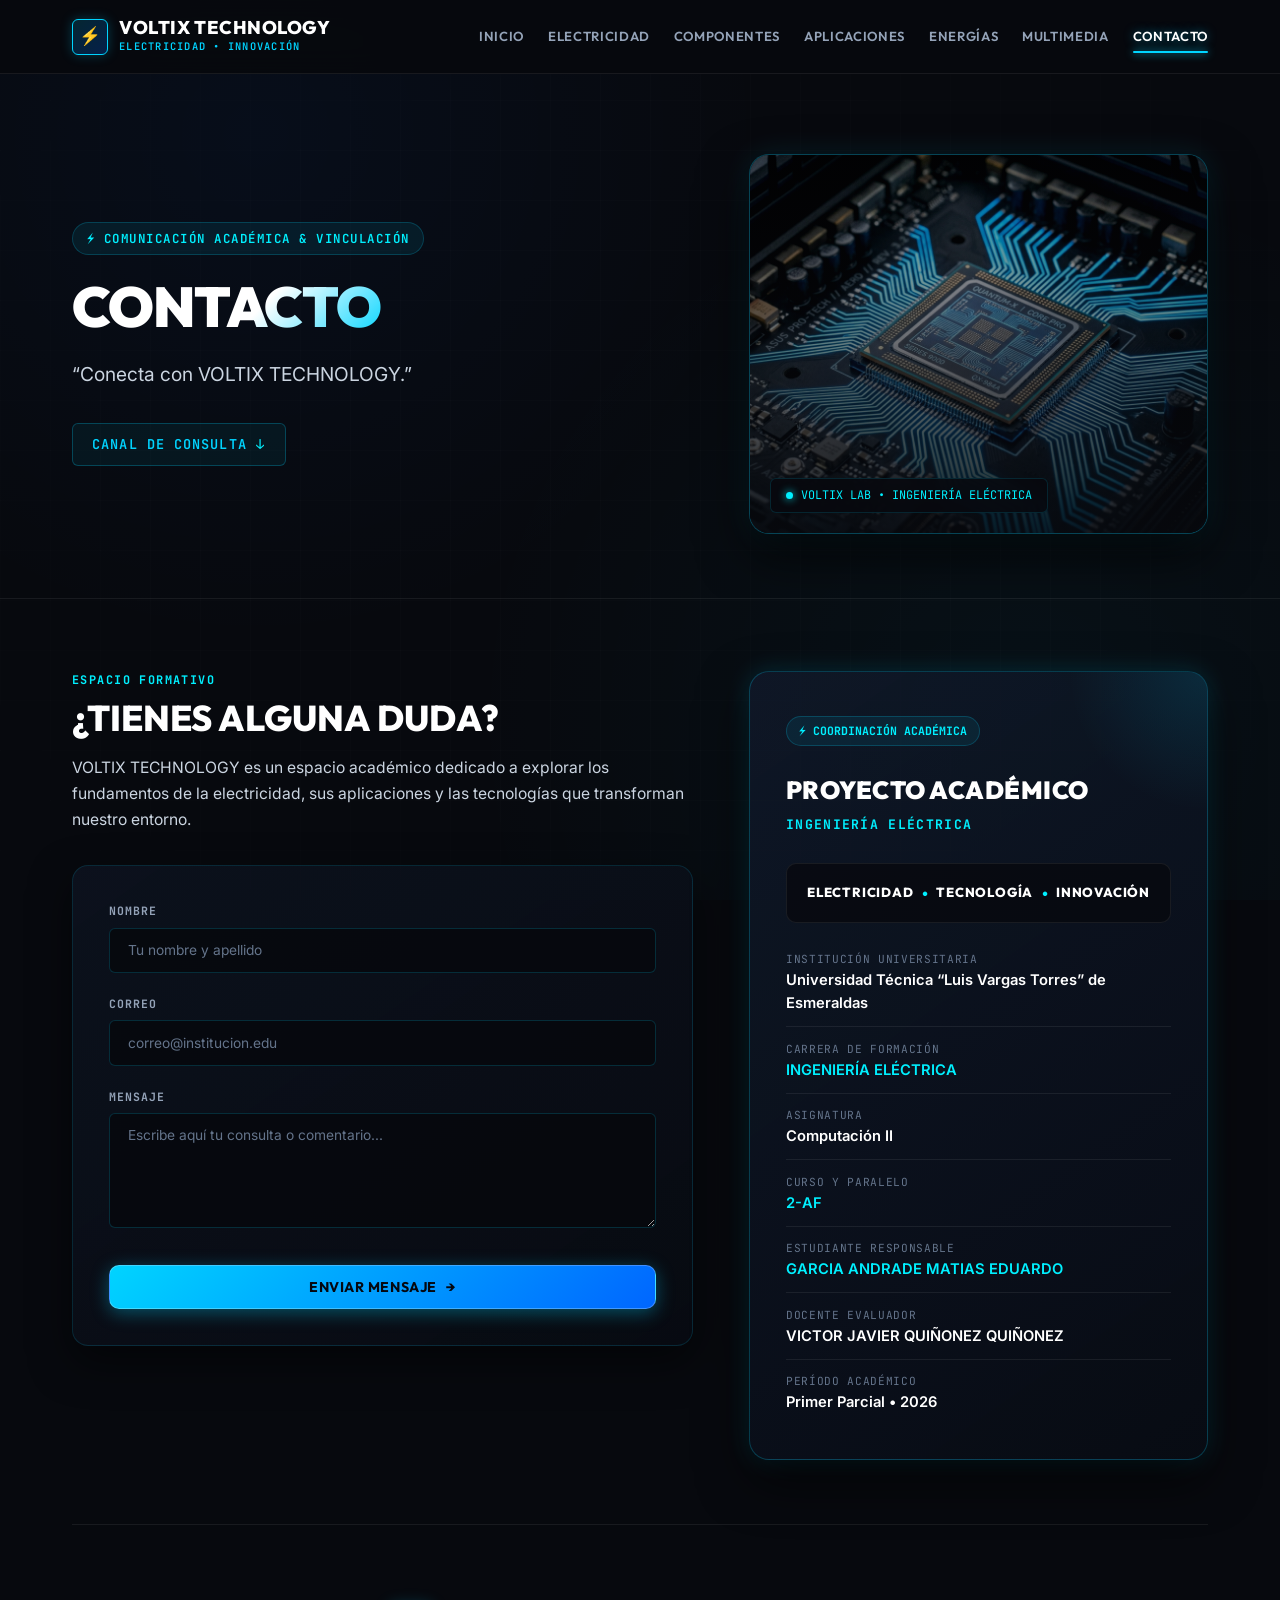
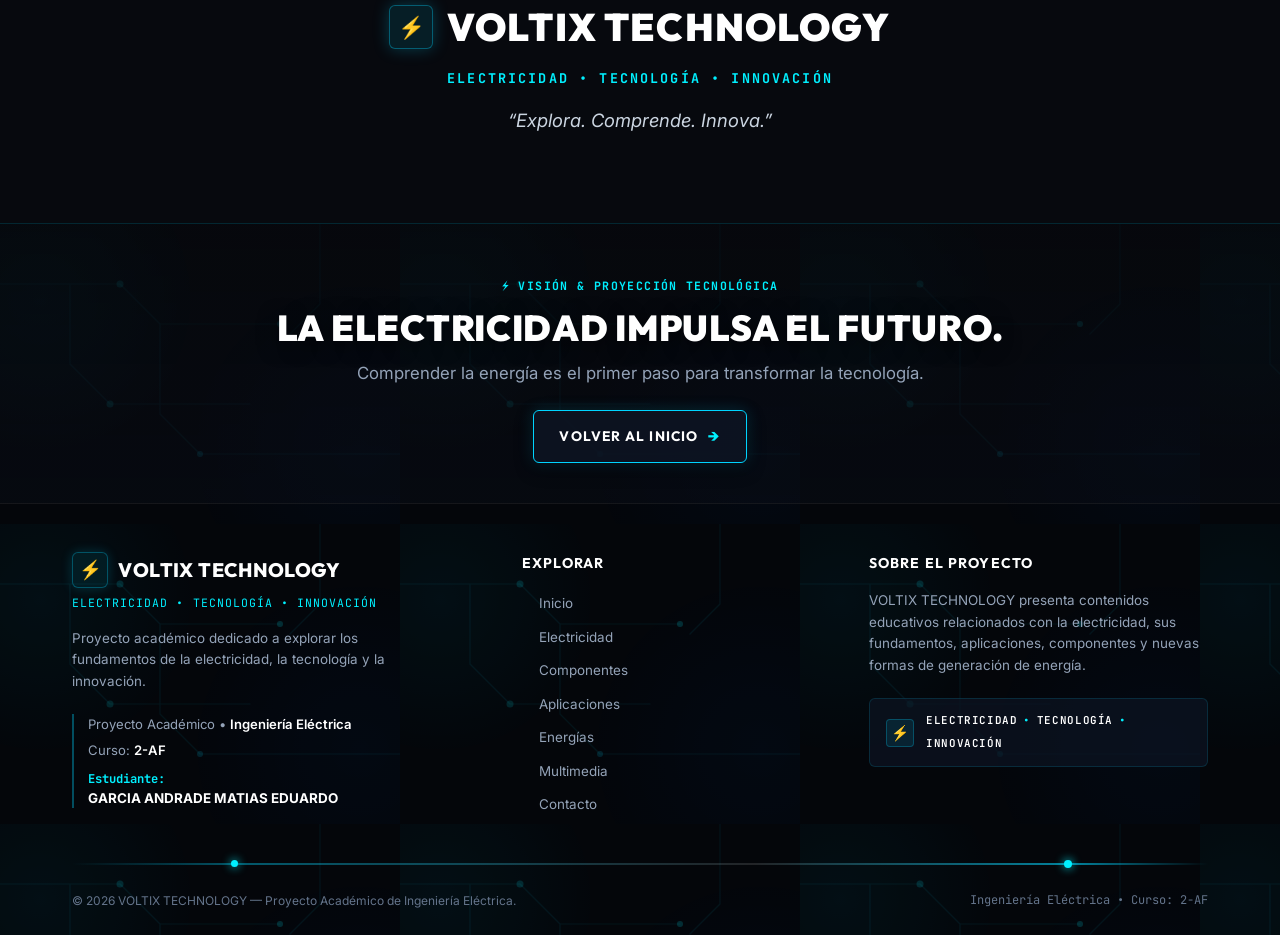
<file: contacto.html>
<!DOCTYPE html>
<html lang="es">
<head>
  <meta charset="UTF-8">
  <meta name="viewport" content="width=device-width, initial-scale=1.0">
  <title>Contacto | VOLTIX TECHNOLOGY</title>
  <meta name="description" content="Conecta con VOLTIX TECHNOLOGY, espacio académico dedicado a explorar los fundamentos de la electricidad, sus aplicaciones y la tecnología.">
  <meta name="author" content="GARCIA ANDRADE MATIAS EDUARDO - Ingeniería Eléctrica Curso 2-AF">
  <meta name="theme-color" content="#07090e">

  <!-- Google Fonts -->
  <link rel="preconnect" href="https://fonts.googleapis.com">
  <link rel="preconnect" href="https://fonts.gstatic.com" crossorigin>
  <link href="https://fonts.googleapis.com/css2?family=Inter:wght@300;400;500;600;700&family=JetBrains+Mono:wght@400;500;600;700&family=Outfit:wght@500;600;700;800;900&display=swap" rel="stylesheet">

    <!-- Eliminación forzada de barra lateral de desplazamiento (Scrollbar oculta para iframe y navegador) -->
  <style>
    html, body, * {
      scrollbar-width: none !important;
      -ms-overflow-style: none !important;
    }
    ::-webkit-scrollbar,
    html::-webkit-scrollbar,
    body::-webkit-scrollbar,
    *::-webkit-scrollbar {
      display: none !important;
      width: 0 !important;
      height: 0 !important;
      background: transparent !important;
    }
  </style>
  <link rel="stylesheet" href="css/style.css?v=3.0">
</head>
<body>

  <div class="tech-grid-overlay" aria-hidden="true"></div>

  <!-- HEADER GLOBAL IDÉNTICO A LA REFERENCIA OFICIAL -->
  <header class="site-header" id="header">
    <div class="container header-container">
      <a href="inicio.html" class="brand-logo" aria-label="VOLTIX TECHNOLOGY - Inicio">
        <div class="brand-icon-box">⚡</div>
        <div class="brand-text">
          <span class="brand-title">VOLTIX TECHNOLOGY</span>
          <span class="brand-subtitle">Electricidad • Innovación</span>
        </div>
      </a>

      <nav class="nav-menu" id="navMenu" aria-label="Navegación principal">
        <a href="inicio.html" class="nav-link">Inicio</a>
        <a href="electricidad.html" class="nav-link">Electricidad</a>
        <a href="componentes.html" class="nav-link">Componentes</a>
        <a href="aplicaciones.html" class="nav-link">Aplicaciones</a>
        <a href="energias.html" class="nav-link">Energías</a>
        <a href="multimedia.html" class="nav-link">Multimedia</a>
        <a href="contacto.html" class="nav-link active">Contacto</a>
      </nav>

      <button class="mobile-toggle" id="mobileToggle" aria-label="Abrir menú de navegación" aria-expanded="false">
        <span></span>
        <span></span>
        <span></span>
      </button>
    </div>
  </header>

  <main>
    <!-- ==========================================================================
         SECCIÓN 1 — HERO EDITORIAL DE CONTACTO
         ========================================================================== -->
    <section class="editorial-hero-section">
      <div class="container">
        <div class="editorial-hero-grid">
          <div class="editorial-hero-content">
            <span class="editorial-hero-eyebrow">⚡ COMUNICACIÓN ACADÉMICA & VINCULACIÓN</span>
            <h1 class="editorial-hero-title">
              CON<span class="text-gradient">TACTO</span>
            </h1>
            <p class="editorial-hero-subtitle">
              “Conecta con VOLTIX TECHNOLOGY.”
            </p>
            <a href="#comunicacion" class="hero-explore-link">
              <span>Canal de consulta</span>
              <span class="explore-arrow">↓</span>
            </a>
          </div>
          <div class="editorial-hero-visual">
            <div class="editorial-hero-frame">
              <img src="assets/images/app-tech.jpg" alt="Ingeniería y conectividad de telecomunicaciones y sistemas eléctricos">
              <div class="editorial-hero-badge">
                <span class="dot"></span>
                <span>VOLTIX LAB • INGENIERÍA ELÉCTRICA</span>
              </div>
            </div>
          </div>
        </div>
      </div>
    </section>

    <!-- ==========================================================================
         SECCIÓN 2 — COMPOSICIÓN PRINCIPAL DE DOS ZONAS
         ========================================================================== -->
    <section class="section" id="comunicacion" style="padding-top: 3rem; padding-bottom: 2rem;">
      <div class="container">
        <div class="contact-two-zone-grid">

          <!-- ZONA IZQUIERDA: "¿TIENES ALGUNA DUDA?" + FORMULARIO MINIMALISTA -->
          <div class="contact-left-zone">
            <div class="contact-zone-kicker">ESPACIO FORMATIVO</div>
            <h2 class="contact-zone-title">¿TIENES ALGUNA DUDA?</h2>
            <p class="contact-zone-desc">
              VOLTIX TECHNOLOGY es un espacio académico dedicado a explorar los fundamentos de la electricidad, sus aplicaciones y las tecnologías que transforman nuestro entorno.
            </p>

            <div id="formAlert" class="contact-alert-msg" role="status"></div>

            <div class="contact-minimal-form-box">
              <form id="academicContactForm">
                <div class="form-field-group">
                  <label for="contactName" class="form-field-label">NOMBRE</label>
                  <input type="text" id="contactName" class="form-field-input" placeholder="Tu nombre y apellido" required>
                </div>

                <div class="form-field-group">
                  <label for="contactEmail" class="form-field-label">CORREO</label>
                  <input type="email" id="contactEmail" class="form-field-input" placeholder="correo@institucion.edu" required>
                </div>

                <div class="form-field-group">
                  <label for="contactMessage" class="form-field-label">MENSAJE</label>
                  <textarea id="contactMessage" class="form-field-input" placeholder="Escribe aquí tu consulta o comentario..." required></textarea>
                </div>

                <button type="submit" class="btn btn-primary" style="width: 100%; justify-content: center; margin-top: 0.5rem;">
                  <span>ENVIAR MENSAJE</span>
                  <span class="btn-icon">→</span>
                </button>
              </form>
            </div>
          </div>

          <!-- ZONA DERECHA: PANEL VISUAL ELEGANTE (PROYECTO ACADÉMICO) -->
          <div class="contact-right-panel">
            <div class="panel-badge-top">
              <span>⚡</span>
              <span>COORDINACIÓN ACADÉMICA</span>
            </div>

            <h3 class="panel-entity-title">PROYECTO ACADÉMICO</h3>
            <div class="panel-entity-sub">INGENIERÍA ELÉCTRICA</div>

            <div class="panel-triad-box">
              <span class="triad-item">ELECTRICIDAD</span>
              <span class="triad-sep">•</span>
              <span class="triad-item">TECNOLOGÍA</span>
              <span class="triad-sep">•</span>
              <span class="triad-item">INNOVACIÓN</span>
            </div>

            <div class="panel-academic-specs">
              <div class="spec-line">
                <span class="spec-label">Institución Universitaria</span>
                <span class="spec-val">Universidad Técnica “Luis Vargas Torres” de Esmeraldas</span>
              </div>

              <div class="spec-line">
                <span class="spec-label">Carrera de Formación</span>
                <span class="spec-val accent">INGENIERÍA ELÉCTRICA</span>
              </div>

              <div class="spec-line">
                <span class="spec-label">Asignatura</span>
                <span class="spec-val">Computación II</span>
              </div>

              <div class="spec-line">
                <span class="spec-label">Curso y Paralelo</span>
                <span class="spec-val accent">2-AF</span>
              </div>

              <div class="spec-line">
                <span class="spec-label">Estudiante Responsable</span>
                <span class="spec-val accent">GARCIA ANDRADE MATIAS EDUARDO</span>
              </div>

              <div class="spec-line">
                <span class="spec-label">Docente Evaluador</span>
                <span class="spec-val">VICTOR JAVIER QUIÑONEZ QUIÑONEZ</span>
              </div>

              <div class="spec-line">
                <span class="spec-label">Período Académico</span>
                <span class="spec-val">Primer Parcial • 2026</span>
              </div>
            </div>
          </div>

        </div>

        <!-- ==========================================================================
             SECCIÓN 3 — BLOQUE FINAL VISUAL DE CIERRE
             ========================================================================== -->
        <div class="contact-closing-emblem-section">
          <div class="closing-brand-emblem">
            <div class="closing-brand-icon">⚡</div>
            <span class="closing-brand-name">VOLTIX TECHNOLOGY</span>
          </div>
          <div class="closing-brand-slogan">ELECTRICIDAD • TECNOLOGÍA • INNOVACIÓN</div>
          <p class="closing-brand-quote">
            “Explora. Comprende. Innova.”
          </p>
        </div>

      </div>
    </section>
  </main>

  <!-- ==========================================================================
       FOOTER TECNOLÓGICO PREMIUM OFICIAL (3 NIVELES)
       ========================================================================== -->
  <footer class="site-footer-premium">
    <!-- NIVEL 1 — CIERRE VISUAL / TRANSICIÓN -->
    <div class="footer-transition-level">
      <div class="container">
        <div class="footer-transition-pretitle">⚡ VISIÓN & PROYECCIÓN TECNOLÓGICA</div>
        <h2 class="footer-transition-title">LA ELECTRICIDAD IMPULSA EL FUTURO.</h2>
        <p class="footer-transition-subtitle">
          Comprender la energía es el primer paso para transformar la tecnología.
        </p>
        <a href="inicio.html" class="btn-footer-explore">
          <span>VOLVER AL INICIO</span>
          <span class="explore-arrow">→</span>
        </a>
      </div>
    </div>

    <!-- NIVEL 2 — FOOTER PRINCIPAL (3 COLUMNAS) -->
    <div class="footer-main-level">
      <div class="container">
        <div class="premium-footer-grid">
          <!-- Columna 1 — Identidad y Datos Académicos -->
          <div class="premium-footer-col-brand">
            <div class="footer-logo-wrap">
              <div class="footer-logo-icon">⚡</div>
              <span class="footer-logo-text">VOLTIX TECHNOLOGY</span>
            </div>
            <div class="footer-brand-slogan">Electricidad • Tecnología • Innovación</div>
            <p class="footer-brand-summary">
              Proyecto académico dedicado a explorar los fundamentos de la electricidad, la tecnología y la innovación.
            </p>
            <div class="footer-academic-block">
              <div class="acad-line">Proyecto Académico • <strong>Ingeniería Eléctrica</strong></div>
              <div class="acad-line">Curso: <strong>2-AF</strong></div>
              <div class="student-line">
                <span class="student-label">Estudiante:</span>
                <span class="student-name">GARCIA ANDRADE MATIAS EDUARDO</span>
              </div>
            </div>
          </div>

          <!-- Columna 2 — Explorar -->
          <div class="premium-footer-col-nav">
            <h3 class="premium-footer-title">EXPLORAR</h3>
            <nav class="footer-nav-premium" aria-label="Navegación del pie de página">
              <a href="inicio.html" class="footer-nav-link"><span class="nav-arrow">→</span><span>Inicio</span></a>
              <a href="electricidad.html" class="footer-nav-link"><span class="nav-arrow">→</span><span>Electricidad</span></a>
              <a href="componentes.html" class="footer-nav-link"><span class="nav-arrow">→</span><span>Componentes</span></a>
              <a href="aplicaciones.html" class="footer-nav-link"><span class="nav-arrow">→</span><span>Aplicaciones</span></a>
              <a href="energias.html" class="footer-nav-link"><span class="nav-arrow">→</span><span>Energías</span></a>
              <a href="multimedia.html" class="footer-nav-link"><span class="nav-arrow">→</span><span>Multimedia</span></a>
              <a href="contacto.html" class="footer-nav-link"><span class="nav-arrow">→</span><span>Contacto</span></a>
            </nav>
          </div>

          <!-- Columna 3 — Sobre el Proyecto -->
          <div class="premium-footer-col-about">
            <h3 class="premium-footer-title">SOBRE EL PROYECTO</h3>
            <p class="footer-about-text">
              VOLTIX TECHNOLOGY presenta contenidos educativos relacionados con la electricidad, sus fundamentos, aplicaciones, componentes y nuevas formas de generación de energía.
            </p>
            <div class="footer-triad-badge">
              <div class="triad-icon">⚡</div>
              <div class="triad-items">
                <span>ELECTRICIDAD</span>
                <span class="triad-dot">•</span>
                <span>TECNOLOGÍA</span>
                <span class="triad-dot">•</span>
                <span>INNOVACIÓN</span>
              </div>
            </div>
          </div>
        </div>
      </div>
    </div>

    <!-- SEPARADOR PISTA DE CIRCUITO -->
    <div class="footer-circuit-divider">
      <div class="container">
        <div class="pcb-trace-line">
          <span class="pcb-node start"></span>
          <span class="pcb-node end"></span>
        </div>
      </div>
    </div>

    <!-- NIVEL 3 — COPYRIGHT -->
    <div class="footer-bottom-level">
      <div class="container">
        <div class="footer-bottom-flex">
          <div class="footer-bottom-left">
            <span>© 2026 VOLTIX TECHNOLOGY — Proyecto Académico de Ingeniería Eléctrica.</span>
          </div>
          <div class="footer-bottom-right">
            <span>Ingeniería Eléctrica • Curso: 2-AF</span>
          </div>
        </div>
      </div>
    </div>
  </footer>

  <script src="js/main.js?v=3.0"></script>
  <script src="js/google-sites-nav.js?v=3.0"></script>
</body>
</html>
</file>
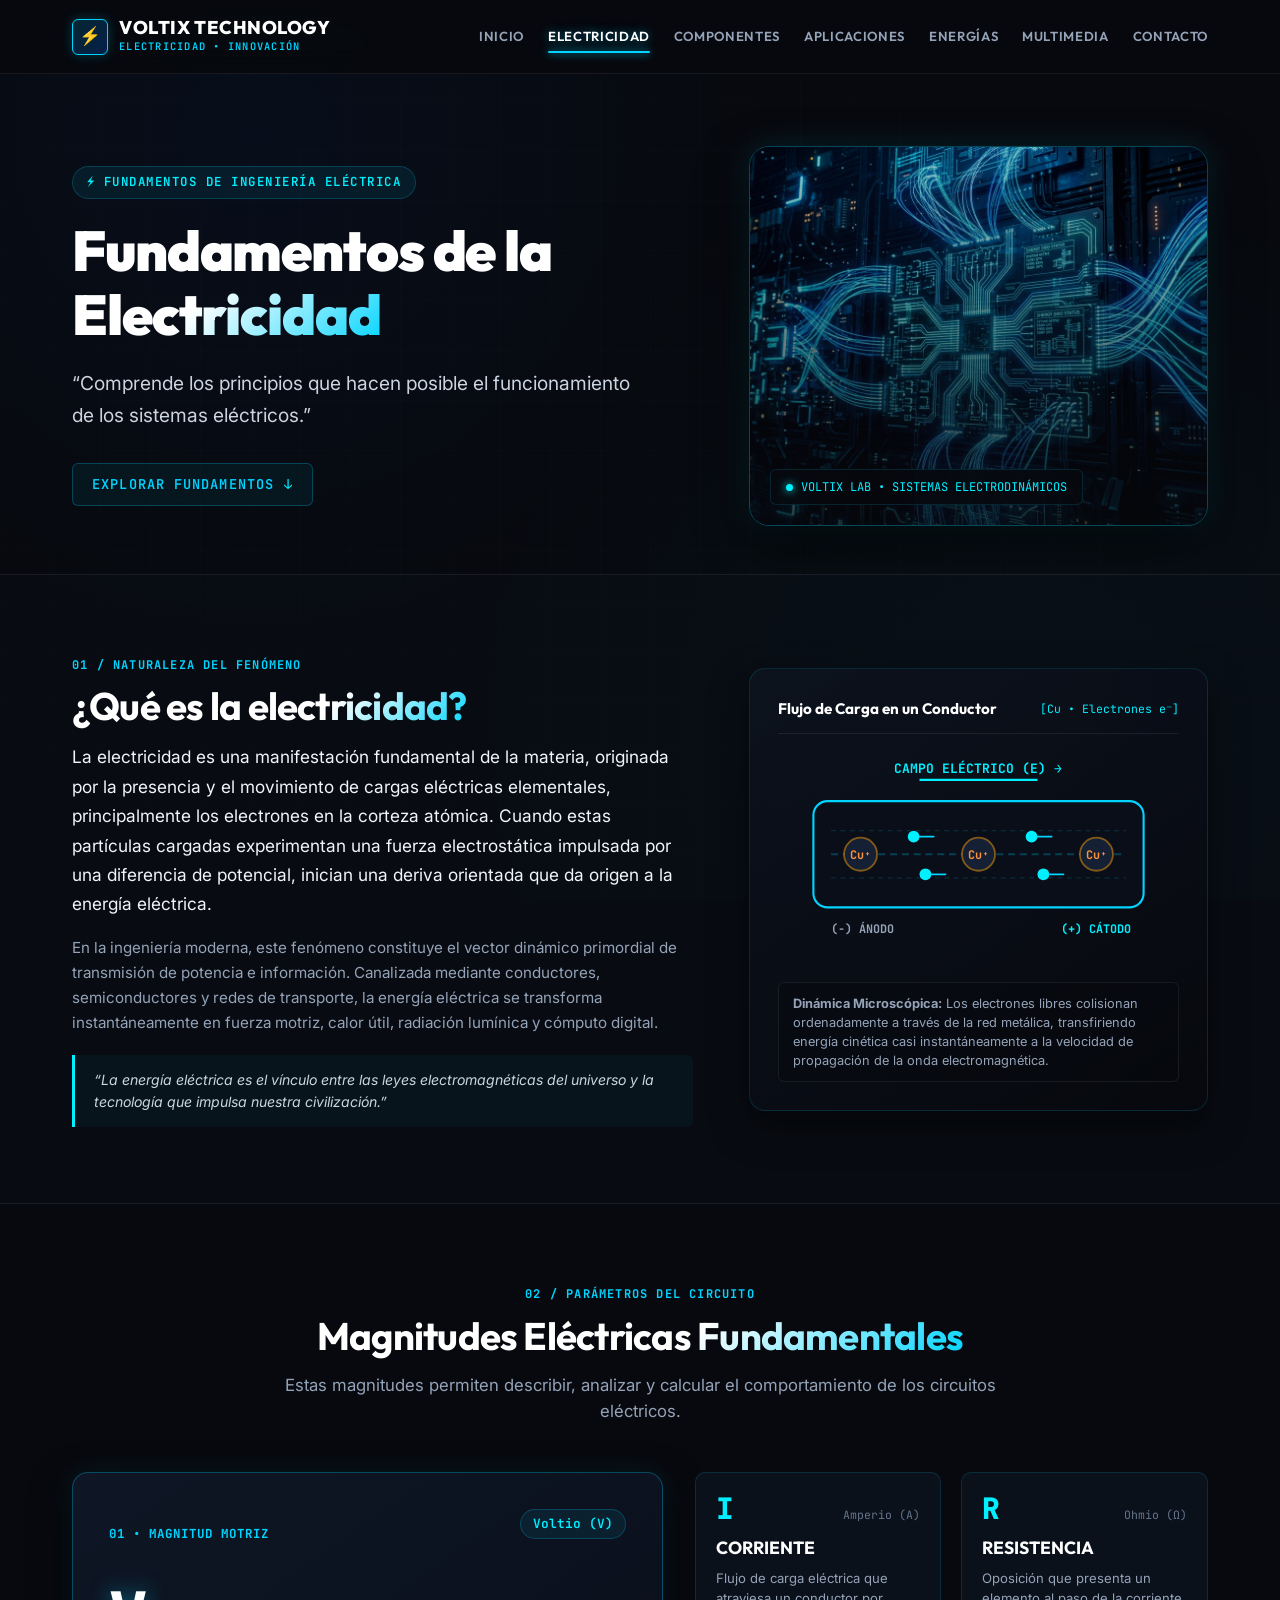
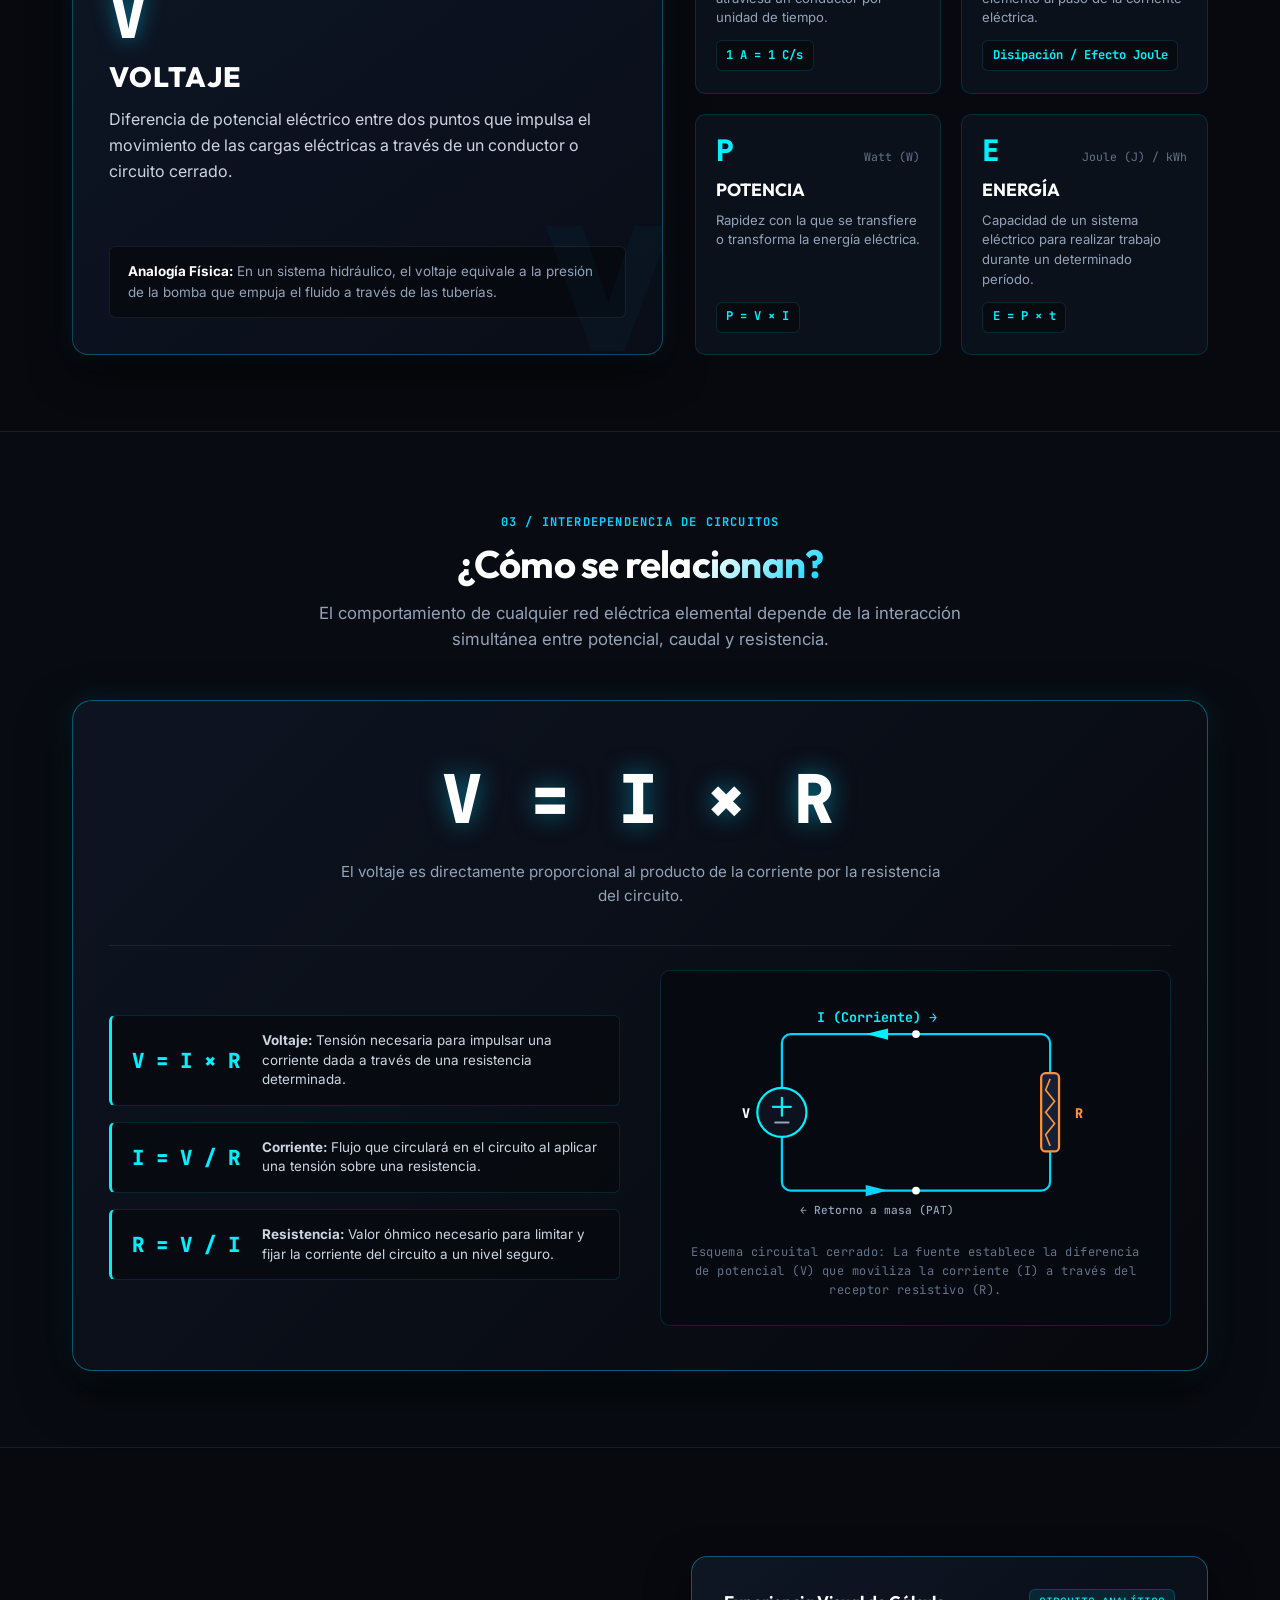
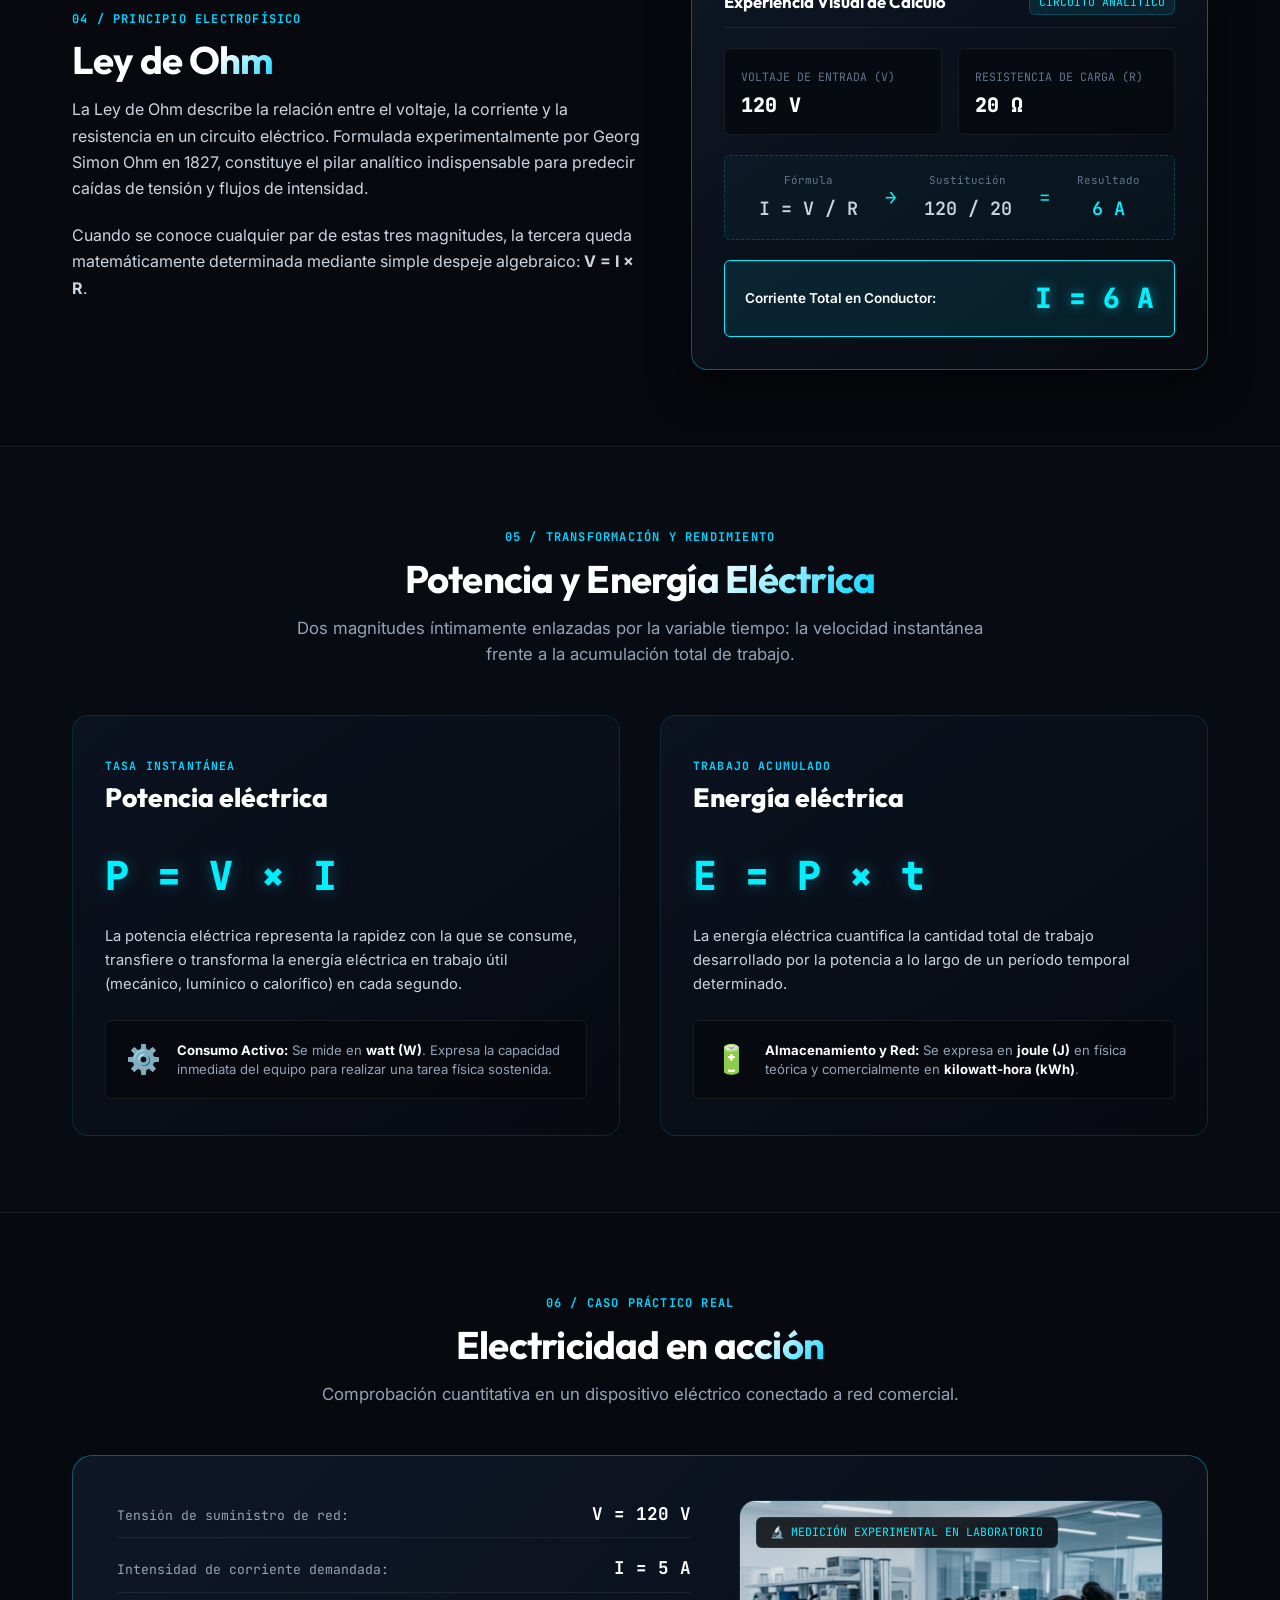
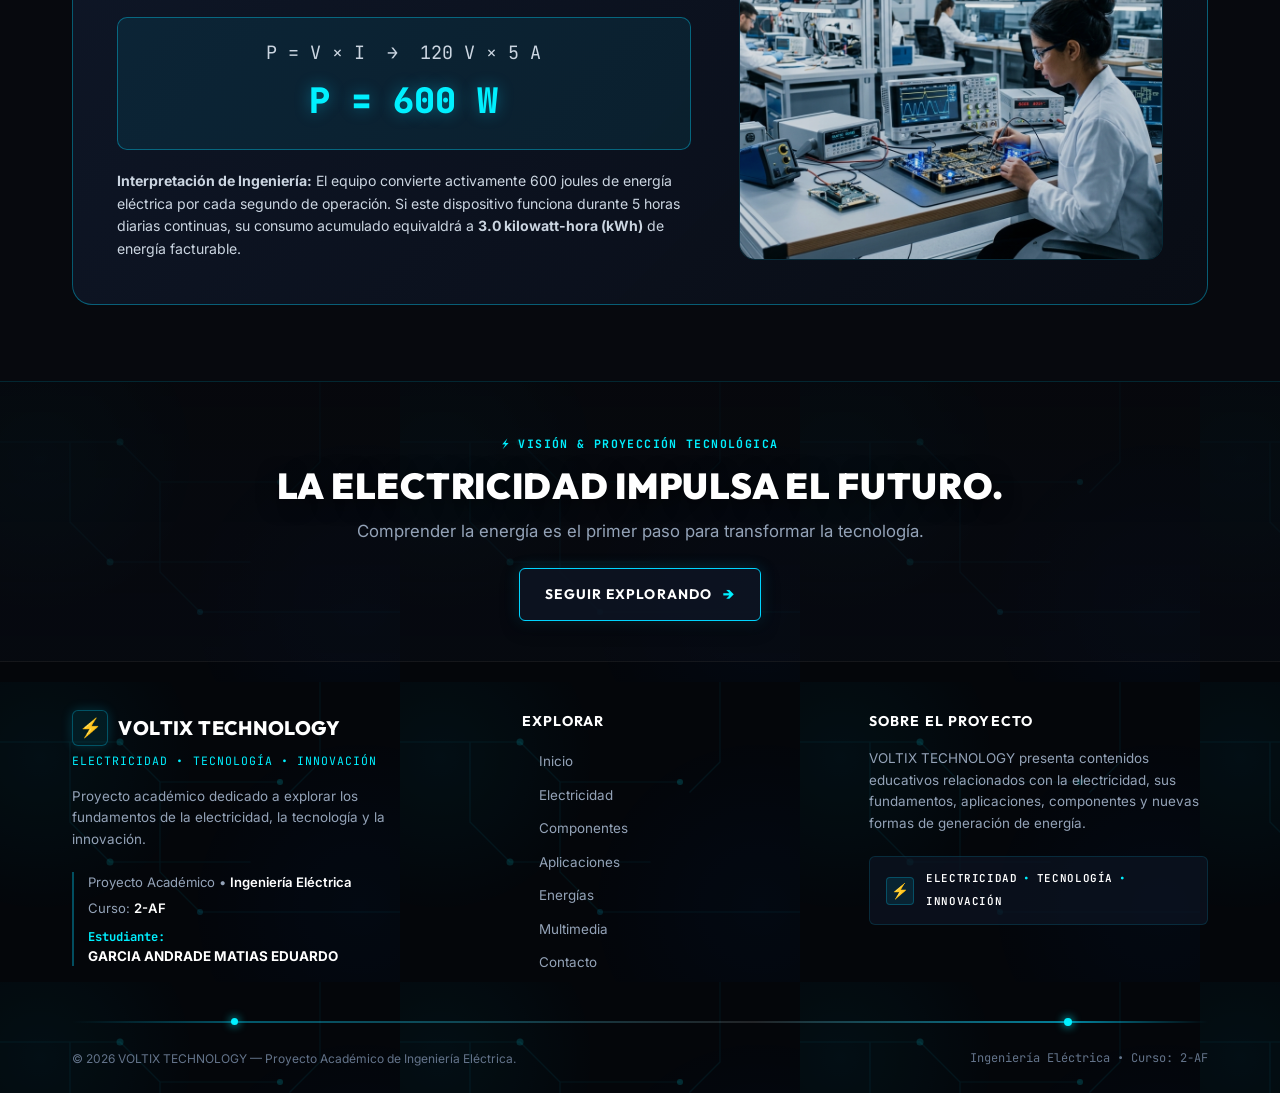
<file: electricidad.html>
<!DOCTYPE html>
<html lang="es">
<head>
  <meta charset="UTF-8">
  <meta name="viewport" content="width=device-width, initial-scale=1.0">
  <title>Fundamentos de la Electricidad | VOLTIX TECHNOLOGY</title>
  <meta name="description" content="Fundamentos de la Electricidad: Descubre la naturaleza del flujo de carga, magnitudes fundamentales, Ley de Ohm y potencia eléctrica. Experiencia educativa de VOLTIX TECHNOLOGY.">
  <meta name="author" content="GARCIA ANDRADE MATIAS EDUARDO - Ingeniería Eléctrica Curso 2-AF">
  <meta name="theme-color" content="#07090e">

  <!-- Google Fonts -->
  <link rel="preconnect" href="https://fonts.googleapis.com">
  <link rel="preconnect" href="https://fonts.gstatic.com" crossorigin>
  <link href="https://fonts.googleapis.com/css2?family=Inter:wght@300;400;500;600;700&family=JetBrains+Mono:wght@400;500;600;700&family=Outfit:wght@500;600;700;800;900&display=swap" rel="stylesheet">

    <!-- Eliminación forzada de barra lateral de desplazamiento (Scrollbar oculta para iframe y navegador) -->
  <style>
    html, body, * {
      scrollbar-width: none !important;
      -ms-overflow-style: none !important;
    }
    ::-webkit-scrollbar,
    html::-webkit-scrollbar,
    body::-webkit-scrollbar,
    *::-webkit-scrollbar {
      display: none !important;
      width: 0 !important;
      height: 0 !important;
      background: transparent !important;
    }
  </style>
  <link rel="stylesheet" href="css/style.css?v=3.0">
</head>
<body>

  <div class="tech-grid-overlay" aria-hidden="true"></div>

  <!-- HEADER GLOBAL -->
  <header class="site-header" id="header">
    <div class="container header-container">
      <a href="inicio.html" class="brand-logo" aria-label="VOLTIX TECHNOLOGY - Inicio">
        <div class="brand-icon-box">⚡</div>
        <div class="brand-text">
          <span class="brand-title">VOLTIX TECHNOLOGY</span>
          <span class="brand-subtitle">Electricidad • Innovación</span>
        </div>
      </a>

      <nav class="nav-menu" id="navMenu" aria-label="Navegación principal">
        <a href="inicio.html" class="nav-link">Inicio</a>
        <a href="electricidad.html" class="nav-link active">Electricidad</a>
        <a href="componentes.html" class="nav-link">Componentes</a>
        <a href="aplicaciones.html" class="nav-link">Aplicaciones</a>
        <a href="energias.html" class="nav-link">Energías</a>
        <a href="multimedia.html" class="nav-link">Multimedia</a>
        <a href="contacto.html" class="nav-link">Contacto</a>
      </nav>

      <button class="mobile-toggle" id="mobileToggle" aria-label="Abrir menú de navegación" aria-expanded="false">
        <span></span>
        <span></span>
        <span></span>
      </button>
    </div>
  </header>

  <main>
    <!-- ==========================================================================
         SECCIÓN 1 — HERO DE ELECTRICIDAD
         ========================================================================== -->
    <section class="elec-hero-section">
      <div class="container">
        <div class="elec-hero-grid">
          <div class="elec-hero-content">
            <span class="elec-eyebrow">⚡ FUNDAMENTOS DE INGENIERÍA ELÉCTRICA</span>
            <h1 class="elec-hero-title">
              Fundamentos de la <span class="text-gradient">Electricidad</span>
            </h1>
            <p class="elec-hero-subtitle">
              “Comprende los principios que hacen posible el funcionamiento de los sistemas eléctricos.”
            </p>
            <a href="#que-es" class="hero-explore-link">
              <span>Explorar fundamentos</span>
              <span class="explore-arrow">↓</span>
            </a>
          </div>
          <div class="elec-hero-visual">
            <div class="elec-hero-img-frame">
              <img src="assets/images/hero-energy.jpg" alt="Campo electromagnético y energía eléctrica de alta potencia">
              <div class="elec-hero-tag-badge">
                <span class="dot"></span>
                <span>VOLTIX LAB • SISTEMAS ELECTRODINÁMICOS</span>
              </div>
            </div>
          </div>
        </div>
      </div>
    </section>

    <!-- ==========================================================================
         SECCIÓN 2 — INTRODUCCIÓN EDITORIAL: "¿Qué es la electricidad?"
         ========================================================================== -->
    <section class="section section--alt" id="que-es">
      <div class="container">
        <div class="editorial-layout">
          <div class="intro-editorial-text">
            <div class="section-kicker">01 / NATURALEZA DEL FENÓMENO</div>
            <h2 class="section-title">¿Qué es la <span class="text-gradient">electricidad?</span></h2>
            <p class="editorial-lead">
              La electricidad es una manifestación fundamental de la materia, originada por la presencia y el movimiento de cargas eléctricas elementales, principalmente los electrones en la corteza atómica. Cuando estas partículas cargadas experimentan una fuerza electrostática impulsada por una diferencia de potencial, inician una deriva orientada que da origen a la energía eléctrica.
            </p>
            <p class="editorial-text">
              En la ingeniería moderna, este fenómeno constituye el vector dinámico primordial de transmisión de potencia e información. Canalizada mediante conductores, semiconductores y redes de transporte, la energía eléctrica se transforma instantáneamente en fuerza motriz, calor útil, radiación lumínica y cómputo digital.
            </p>
            <div class="editorial-quote-box">
              “La energía eléctrica es el vínculo entre las leyes electromagnéticas del universo y la tecnología que impulsa nuestra civilización.”
            </div>
          </div>

          <div class="intro-editorial-visual">
            <div class="infographic-panel">
              <div class="infographic-header">
                <span class="infographic-title">Flujo de Carga en un Conductor</span>
                <span class="infographic-code">[Cu • Electrones e⁻]</span>
              </div>
              <div class="infographic-canvas-wrap">
                <svg viewBox="0 0 340 180" fill="none" xmlns="http://www.w3.org/2000/svg" role="img" aria-label="Microestructura de un conductor con campo eléctrico y flujo de electrones">
                  <!-- Conductor cilíndrico metálico -->
                  <rect x="30" y="40" width="280" height="90" rx="12" fill="#090e18" stroke="#00d4ff" stroke-width="1.8" />
                  <!-- Líneas de campo eléctrico E -->
                  <path d="M45 85 H295" stroke="rgba(0, 212, 255, 0.25)" stroke-width="1.5" stroke-dasharray="6 4" />
                  <path d="M45 65 H295" stroke="rgba(0, 212, 255, 0.15)" stroke-width="1" stroke-dasharray="4 4" />
                  <path d="M45 105 H295" stroke="rgba(0, 212, 255, 0.15)" stroke-width="1" stroke-dasharray="4 4" />
                  <!-- Vector Campo Eléctrico E -->
                  <line x1="120" y1="22" x2="220" y2="22" stroke="#00f0ff" stroke-width="2" />
                  <text x="170" y="16" text-anchor="middle" font-family="'JetBrains Mono', monospace" font-size="11" font-weight="700" fill="#00f0ff">CAMPO ELÉCTRICO (E) →</text>
                  <!-- Átomos de Cobre de la red cristalina -->
                  <circle cx="70" cy="85" r="14" fill="#162035" stroke="rgba(245, 158, 11, 0.5)" stroke-width="1.5" />
                  <text x="70" y="89" text-anchor="middle" font-family="'JetBrains Mono', monospace" font-size="10" font-weight="700" fill="#fb923c">Cu⁺</text>
                  <circle cx="170" cy="85" r="14" fill="#162035" stroke="rgba(245, 158, 11, 0.5)" stroke-width="1.5" />
                  <text x="170" y="89" text-anchor="middle" font-family="'JetBrains Mono', monospace" font-size="10" font-weight="700" fill="#fb923c">Cu⁺</text>
                  <circle cx="270" cy="85" r="14" fill="#162035" stroke="rgba(245, 158, 11, 0.5)" stroke-width="1.5" />
                  <text x="270" y="89" text-anchor="middle" font-family="'JetBrains Mono', monospace" font-size="10" font-weight="700" fill="#fb923c">Cu⁺</text>
                  <!-- Electrones libres e- con estelas -->
                  <g>
                    <circle cx="115" cy="70" r="5" fill="#00f0ff" />
                    <path d="M120 70 H132" stroke="#00d4ff" stroke-width="1.5" stroke-linecap="round" />
                    <circle cx="215" cy="70" r="5" fill="#00f0ff" />
                    <path d="M220 70 H232" stroke="#00d4ff" stroke-width="1.5" stroke-linecap="round" />
                    <circle cx="125" cy="102" r="5" fill="#00f0ff" />
                    <path d="M130 102 H142" stroke="#00d4ff" stroke-width="1.5" stroke-linecap="round" />
                    <circle cx="225" cy="102" r="5" fill="#00f0ff" />
                    <path d="M230 102 H242" stroke="#00d4ff" stroke-width="1.5" stroke-linecap="round" />
                  </g>
                  <!-- Indicador de polaridad en extremos -->
                  <text x="45" y="152" font-family="'JetBrains Mono', monospace" font-size="10" font-weight="700" fill="#94a3b8">(-) ÁNODO</text>
                  <text x="240" y="152" font-family="'JetBrains Mono', monospace" font-size="10" font-weight="700" fill="#00f0ff">(+) CÁTODO</text>
                </svg>
              </div>
              <div class="infographic-caption">
                <strong>Dinámica Microscópica:</strong> Los electrones libres colisionan ordenadamente a través de la red metálica, transfiriendo energía cinética casi instantáneamente a la velocidad de propagación de la onda electromagnética.
              </div>
            </div>
          </div>
        </div>
      </div>
    </section>

    <!-- ==========================================================================
         SECCIÓN 3 — MAGNITUDES ELÉCTRICAS FUNDAMENTALES (COMPOSICIÓN ASIMÉTRICA)
         ========================================================================== -->
    <section class="section" id="magnitudes">
      <div class="container">
        <div class="section-header">
          <div class="section-kicker">02 / PARÁMETROS DEL CIRCUITO</div>
          <h2 class="section-title">Magnitudes <span class="text-gradient">Eléctricas Fundamentales</span></h2>
          <p class="section-subtitle">
            Estas magnitudes permiten describir, analizar y calcular el comportamiento de los circuitos eléctricos.
          </p>
        </div>

        <div class="magnitudes-composition">
          <!-- Magnitud Principal Destacada: VOLTAJE -->
          <div class="magnitude-feature-box">
            <div class="magnitude-feature-watermark">V</div>
            <div>
              <div class="mag-feature-top">
                <span class="mag-index">01 • MAGNITUD MOTRIZ</span>
                <span class="mag-unit-pill">Voltio (V)</span>
              </div>
              <div class="mag-symbol-huge">V</div>
              <h3 class="mag-name-huge">VOLTAJE</h3>
              <p class="mag-feature-desc">
                Diferencia de potencial eléctrico entre dos puntos que impulsa el movimiento de las cargas eléctricas a través de un conductor o circuito cerrado.
              </p>
            </div>
            <div class="mag-analogy-box">
              <strong>Analogía Física:</strong> En un sistema hidráulico, el voltaje equivale a la presión de la bomba que empuja el fluido a través de las tuberías.
            </div>
          </div>

          <!-- Cuatro Magnitudes Secundarias Dinámicas -->
          <div class="magnitudes-sub-grid">
            <!-- CORRIENTE -->
            <article class="mag-sub-item">
              <div class="mag-sub-header">
                <span class="mag-sub-symbol">I</span>
                <span class="mag-sub-unit">Amperio (A)</span>
              </div>
              <h4 class="mag-sub-name">CORRIENTE</h4>
              <p class="mag-sub-desc">
                Flujo de carga eléctrica que atraviesa un conductor por unidad de tiempo.
              </p>
              <span class="mag-sub-code">1 A = 1 C/s</span>
            </article>

            <!-- RESISTENCIA -->
            <article class="mag-sub-item">
              <div class="mag-sub-header">
                <span class="mag-sub-symbol">R</span>
                <span class="mag-sub-unit">Ohmio (Ω)</span>
              </div>
              <h4 class="mag-sub-name">RESISTENCIA</h4>
              <p class="mag-sub-desc">
                Oposición que presenta un elemento al paso de la corriente eléctrica.
              </p>
              <span class="mag-sub-code">Disipación / Efecto Joule</span>
            </article>

            <!-- POTENCIA -->
            <article class="mag-sub-item">
              <div class="mag-sub-header">
                <span class="mag-sub-symbol">P</span>
                <span class="mag-sub-unit">Watt (W)</span>
              </div>
              <h4 class="mag-sub-name">POTENCIA</h4>
              <p class="mag-sub-desc">
                Rapidez con la que se transfiere o transforma la energía eléctrica.
              </p>
              <span class="mag-sub-code">P = V × I</span>
            </article>

            <!-- ENERGÍA -->
            <article class="mag-sub-item">
              <div class="mag-sub-header">
                <span class="mag-sub-symbol">E</span>
                <span class="mag-sub-unit">Joule (J) / kWh</span>
              </div>
              <h4 class="mag-sub-name">ENERGÍA</h4>
              <p class="mag-sub-desc">
                Capacidad de un sistema eléctrico para realizar trabajo durante un determinado período.
              </p>
              <span class="mag-sub-code">E = P × t</span>
            </article>
          </div>
        </div>
      </div>
    </section>

    <!-- ==========================================================================
         SECCIÓN 4 — RELACIÓN ENTRE LAS MAGNITUDES
         ========================================================================== -->
    <section class="section section--alt" id="relacion">
      <div class="container">
        <div class="section-header text-center">
          <div class="section-kicker">03 / INTERDEPENDENCIA DE CIRCUITOS</div>
          <h2 class="section-title">¿Cómo se <span class="text-gradient">relacionan?</span></h2>
          <p class="section-subtitle">
            El comportamiento de cualquier red eléctrica elemental depende de la interacción simultánea entre potencial, caudal y resistencia.
          </p>
        </div>

        <div class="relationship-panel">
          <!-- Fórmula Central Gigante -->
          <div class="rel-center-equation">
            <div class="rel-math-super">V = I × R</div>
            <p class="rel-math-subtitle">
              El voltaje es directamente proporcional al producto de la corriente por la resistencia del circuito.
            </p>
          </div>

          <div class="rel-infographic-grid">
            <!-- Despejes Visuales -->
            <div class="rel-variations-stack">
              <div class="rel-var-card">
                <div class="rel-var-math">V = I × R</div>
                <div class="rel-var-desc">
                  <strong>Voltaje:</strong> Tensión necesaria para impulsar una corriente dada a través de una resistencia determinada.
                </div>
              </div>

              <div class="rel-var-card">
                <div class="rel-var-math">I = V / R</div>
                <div class="rel-var-desc">
                  <strong>Corriente:</strong> Flujo que circulará en el circuito al aplicar una tensión sobre una resistencia.
                </div>
              </div>

              <div class="rel-var-card">
                <div class="rel-var-math">R = V / I</div>
                <div class="rel-var-desc">
                  <strong>Resistencia:</strong> Valor óhmico necesario para limitar y fijar la corriente del circuito a un nivel seguro.
                </div>
              </div>
            </div>

            <!-- Diagrama Técnico de Circuito en SVG -->
            <div class="rel-circuit-diagram-wrap">
              <svg viewBox="0 0 340 210" fill="none" xmlns="http://www.w3.org/2000/svg" role="img" aria-label="Diagrama esquemático de circuito cerrado con fuente, resistencia y flujo de corriente">
                <!-- Trayectoria del circuito (Líneas de conexión) -->
                <rect x="50" y="35" width="240" height="140" rx="8" fill="none" stroke="#00d4ff" stroke-width="2" stroke-linejoin="round" />
                <!-- Fuente de Voltaje V (Izquierda) -->
                <circle cx="50" cy="105" r="22" fill="#0c121e" stroke="#00f0ff" stroke-width="2" />
                <line x1="42" y1="100" x2="58" y2="100" stroke="#00f0ff" stroke-width="2" stroke-linecap="round" />
                <line x1="50" y1="92" x2="50" y2="108" stroke="#00f0ff" stroke-width="2" stroke-linecap="round" />
                <line x1="44" y1="114" x2="56" y2="114" stroke="#94a3b8" stroke-width="1.8" stroke-linecap="round" />
                <text x="14" y="110" font-family="'JetBrains Mono', monospace" font-size="12" font-weight="800" fill="#ffffff">V</text>
                <!-- Flechas de Flujo de Corriente I (Lado superior) -->
                <path d="M125 35 L145 30 L145 40 Z" fill="#00f0ff" />
                <text x="135" y="24" text-anchor="middle" font-family="'JetBrains Mono', monospace" font-size="12" font-weight="700" fill="#00f0ff">I (Corriente) →</text>
                <!-- Resistencia R (Derecha) -->
                <rect x="282" y="70" width="16" height="70" rx="4" fill="#162035" stroke="#fb923c" stroke-width="2" />
                <!-- Zig-Zag interno decorativo de resistencia -->
                <path d="M290 75 L286 85 L294 95 L286 105 L294 115 L286 125 L290 135" stroke="#fb923c" stroke-width="1.5" fill="none" />
                <text x="312" y="110" font-family="'JetBrains Mono', monospace" font-size="12" font-weight="800" fill="#fb923c">R</text>
                <!-- Nodos de conexión A y B -->
                <circle cx="170" cy="35" r="3.5" fill="#ffffff" />
                <circle cx="170" cy="175" r="3.5" fill="#ffffff" />
                <!-- Retorno de Corriente (Lado inferior) -->
                <path d="M145 175 L125 170 L125 180 Z" fill="#00d4ff" />
                <text x="135" y="196" text-anchor="middle" font-family="'JetBrains Mono', monospace" font-size="10" font-weight="500" fill="#94a3b8">← Retorno a masa (PAT)</text>
              </svg>
              <div class="rel-circuit-caption">
                Esquema circuital cerrado: La fuente establece la diferencia de potencial (V) que moviliza la corriente (I) a través del receptor resistivo (R).
              </div>
            </div>
          </div>
        </div>
      </div>
    </section>

    <!-- ==========================================================================
         SECCIÓN 5 — LEY DE OHM (EXPERIENCIA DE CÁLCULO)
         ========================================================================== -->
    <section class="section" id="ley-de-ohm">
      <div class="container">
        <div class="ohm-lab-experience">
          <!-- Teoría y Contexto -->
          <div class="ohm-theory-side">
            <div class="section-kicker">04 / PRINCIPIO ELECTROFÍSICO</div>
            <h2 class="section-title">Ley de <span class="text-gradient">Ohm</span></h2>
            <p>
              La Ley de Ohm describe la relación entre el voltaje, la corriente y la resistencia en un circuito eléctrico. Formulada experimentalmente por Georg Simon Ohm en 1827, constituye el pilar analítico indispensable para predecir caídas de tensión y flujos de intensidad.
            </p>
            <p>
              Cuando se conoce cualquier par de estas tres magnitudes, la tercera queda matemáticamente determinada mediante simple despeje algebraico: <strong>V = I × R</strong>.
            </p>
          </div>

          <!-- Experiencia Visual de Cálculo -->
          <div class="ohm-calc-interactive-box">
            <div class="calc-box-title">
              <span class="label">Experiencia Visual de Cálculo</span>
              <span class="badge">CIRCUITO ANALÍTICO</span>
            </div>

            <div class="calc-inputs-row">
              <div class="calc-input-block">
                <span class="calc-input-label">Voltaje de entrada (V)</span>
                <div class="calc-input-val">120 V</div>
              </div>
              <div class="calc-input-block">
                <span class="calc-input-label">Resistencia de carga (R)</span>
                <div class="calc-input-val">20 Ω</div>
              </div>
            </div>

            <div class="calc-step-flow">
              <div class="calc-flow-item">
                <span class="calc-flow-label">Fórmula</span>
                <span class="calc-flow-math">I = V / R</span>
              </div>
              <div class="calc-flow-arrow">→</div>
              <div class="calc-flow-item">
                <span class="calc-flow-label">Sustitución</span>
                <span class="calc-flow-math">120 / 20</span>
              </div>
              <div class="calc-flow-arrow">=</div>
              <div class="calc-flow-item">
                <span class="calc-flow-label">Resultado</span>
                <span class="calc-flow-math" style="color: #00f0ff;">6 A</span>
              </div>
            </div>

            <div class="calc-result-box">
              <span class="calc-result-label">Corriente Total en Conductor:</span>
              <span class="calc-result-number">I = 6 A</span>
            </div>
          </div>
        </div>
      </div>
    </section>

    <!-- ==========================================================================
         SECCIÓN 6 — POTENCIA Y ENERGÍA
         ========================================================================== -->
    <section class="section section--alt" id="potencia-energia">
      <div class="container">
        <div class="section-header text-center">
          <div class="section-kicker">05 / TRANSFORMACIÓN Y RENDIMIENTO</div>
          <h2 class="section-title">Potencia y <span class="text-gradient">Energía Eléctrica</span></h2>
          <p class="section-subtitle">
            Dos magnitudes íntimamente enlazadas por la variable tiempo: la velocidad instantánea frente a la acumulación total de trabajo.
          </p>
        </div>

        <div class="power-energy-duo">
          <!-- Columna Izquierda: Potencia Eléctrica -->
          <div class="power-energy-column">
            <div>
              <div class="pe-col-header">
                <span class="pe-category">TASA INSTANTÁNEA</span>
                <h3 class="pe-title">Potencia eléctrica</h3>
              </div>
              <div class="pe-formula-giant">P = V × I</div>
              <p class="pe-desc">
                La potencia eléctrica representa la rapidez con la que se consume, transfiere o transforma la energía eléctrica en trabajo útil (mecánico, lumínico o calorífico) en cada segundo.
              </p>
            </div>
            <div class="pe-visual-infobox">
              <div class="pe-icon" aria-hidden="true">⚙️</div>
              <div class="pe-infobox-text">
                <strong>Consumo Activo:</strong> Se mide en <strong>watt (W)</strong>. Expresa la capacidad inmediata del equipo para realizar una tarea física sostenida.
              </div>
            </div>
          </div>

          <!-- Columna Derecha: Energía Eléctrica -->
          <div class="power-energy-column">
            <div>
              <div class="pe-col-header">
                <span class="pe-category">TRABAJO ACUMULADO</span>
                <h3 class="pe-title">Energía eléctrica</h3>
              </div>
              <div class="pe-formula-giant">E = P × t</div>
              <p class="pe-desc">
                La energía eléctrica cuantifica la cantidad total de trabajo desarrollado por la potencia a lo largo de un período temporal determinado.
              </p>
            </div>
            <div class="pe-visual-infobox">
              <div class="pe-icon" aria-hidden="true">🔋</div>
              <div class="pe-infobox-text">
                <strong>Almacenamiento y Red:</strong> Se expresa en <strong>joule (J)</strong> en física teórica y comercialmente en <strong>kilowatt-hora (kWh)</strong>.
              </div>
            </div>
          </div>
        </div>
      </div>
    </section>

    <!-- ==========================================================================
         SECCIÓN 7 — EJEMPLO APLICADO: “Electricidad en acción”
         ========================================================================== -->
    <section class="section" id="en-accion">
      <div class="container">
        <div class="section-header text-center">
          <div class="section-kicker">06 / CASO PRÁCTICO REAL</div>
          <h2 class="section-title">Electricidad en <span class="text-gradient">acción</span></h2>
          <p class="section-subtitle">
            Comprobación cuantitativa en un dispositivo eléctrico conectado a red comercial.
          </p>
        </div>

        <div class="action-showcase">
          <div class="action-info-col">
            <div class="action-data-summary">
              <div class="action-row">
                <span class="action-label">Tensión de suministro de red:</span>
                <span class="action-val">V = 120 V</span>
              </div>
              <div class="action-row">
                <span class="action-label">Intensidad de corriente demandada:</span>
                <span class="action-val">I = 5 A</span>
              </div>
            </div>

            <div class="action-calculation-highlight">
              <div class="action-calc-formula">P = V × I &nbsp;→&nbsp; 120 V × 5 A</div>
              <div class="action-calc-result">P = 600 W</div>
            </div>

            <p class="action-explanation">
              <strong>Interpretación de Ingeniería:</strong> El equipo convierte activamente 600 joules de energía eléctrica por cada segundo de operación. Si este dispositivo funciona durante 5 horas diarias continuas, su consumo acumulado equivaldrá a <strong>3.0 kilowatt-hora (kWh)</strong> de energía facturable.
            </p>
          </div>

          <div class="action-media-wrap">
            <img src="assets/images/intro-lab.jpg" alt="Laboratorio de pruebas con instrumentación y multímetros calibrados">
            <div class="action-media-badge">
              🔬 MEDICIÓN EXPERIMENTAL EN LABORATORIO
            </div>
          </div>
        </div>
      </div>
    </section>

    <!-- ==========================================================================
         SECCIÓN 8 — CIERRE EDITORIAL
         ========================================================================== -->
    <section class="elec-closing-banner" id="cierre" style="display:none;"></section>
  </main>

  <!-- ==========================================================================
       FOOTER TECNOLÓGICO PREMIUM (3 NIVELES)
       ========================================================================== -->
  <footer class="site-footer-premium">
    <!-- NIVEL 1 — CIERRE VISUAL / TRANSICIÓN -->
    <div class="footer-transition-level">
      <div class="container">
        <div class="footer-transition-pretitle">⚡ VISIÓN & PROYECCIÓN TECNOLÓGICA</div>
        <h2 class="footer-transition-title">LA ELECTRICIDAD IMPULSA EL FUTURO.</h2>
        <p class="footer-transition-subtitle">
          Comprender la energía es el primer paso para transformar la tecnología.
        </p>
        <a href="componentes.html" class="btn-footer-explore">
          <span>SEGUIR EXPLORANDO</span>
          <span class="explore-arrow">→</span>
        </a>
      </div>
    </div>

    <!-- NIVEL 2 — FOOTER PRINCIPAL (3 COLUMNAS) -->
    <div class="footer-main-level">
      <div class="container">
        <div class="premium-footer-grid">
          <!-- Columna 1 — Identidad y Datos Académicos -->
          <div class="premium-footer-col-brand">
            <div class="footer-logo-wrap">
              <div class="footer-logo-icon">⚡</div>
              <span class="footer-logo-text">VOLTIX TECHNOLOGY</span>
            </div>
            <div class="footer-brand-slogan">Electricidad • Tecnología • Innovación</div>
            <p class="footer-brand-summary">
              Proyecto académico dedicado a explorar los fundamentos de la electricidad, la tecnología y la innovación.
            </p>
            <div class="footer-academic-block">
              <div class="acad-line">Proyecto Académico • <strong>Ingeniería Eléctrica</strong></div>
              <div class="acad-line">Curso: <strong>2-AF</strong></div>
              <div class="student-line">
                <span class="student-label">Estudiante:</span>
                <span class="student-name">GARCIA ANDRADE MATIAS EDUARDO</span>
              </div>
            </div>
          </div>

          <!-- Columna 2 — Explorar -->
          <div class="premium-footer-col-nav">
            <h3 class="premium-footer-title">EXPLORAR</h3>
            <nav class="footer-nav-premium" aria-label="Navegación del pie de página">
              <a href="inicio.html" class="footer-nav-link"><span class="nav-arrow">→</span><span>Inicio</span></a>
              <a href="electricidad.html" class="footer-nav-link"><span class="nav-arrow">→</span><span>Electricidad</span></a>
              <a href="componentes.html" class="footer-nav-link"><span class="nav-arrow">→</span><span>Componentes</span></a>
              <a href="aplicaciones.html" class="footer-nav-link"><span class="nav-arrow">→</span><span>Aplicaciones</span></a>
              <a href="energias.html" class="footer-nav-link"><span class="nav-arrow">→</span><span>Energías</span></a>
              <a href="multimedia.html" class="footer-nav-link"><span class="nav-arrow">→</span><span>Multimedia</span></a>
              <a href="contacto.html" class="footer-nav-link"><span class="nav-arrow">→</span><span>Contacto</span></a>
            </nav>
          </div>

          <!-- Columna 3 — Sobre el Proyecto -->
          <div class="premium-footer-col-about">
            <h3 class="premium-footer-title">SOBRE EL PROYECTO</h3>
            <p class="footer-about-text">
              VOLTIX TECHNOLOGY presenta contenidos educativos relacionados con la electricidad, sus fundamentos, aplicaciones, componentes y nuevas formas de generación de energía.
            </p>
            <div class="footer-triad-badge">
              <div class="triad-icon">⚡</div>
              <div class="triad-items">
                <span>ELECTRICIDAD</span>
                <span class="triad-dot">•</span>
                <span>TECNOLOGÍA</span>
                <span class="triad-dot">•</span>
                <span>INNOVACIÓN</span>
              </div>
            </div>
          </div>
        </div>
      </div>
    </div>

    <!-- SEPARADOR PISTA DE CIRCUITO -->
    <div class="footer-circuit-divider">
      <div class="container">
        <div class="pcb-trace-line">
          <span class="pcb-node start"></span>
          <span class="pcb-node end"></span>
        </div>
      </div>
    </div>

    <!-- NIVEL 3 — COPYRIGHT -->
    <div class="footer-bottom-level">
      <div class="container">
        <div class="footer-bottom-flex">
          <div class="footer-bottom-left">
            <span>© 2026 VOLTIX TECHNOLOGY — Proyecto Académico de Ingeniería Eléctrica.</span>
          </div>
          <div class="footer-bottom-right">
            <span>Ingeniería Eléctrica • Curso: 2-AF</span>
          </div>
        </div>
      </div>
    </div>
  </footer>

  <script src="js/main.js?v=3.0"></script>
  <script src="js/google-sites-nav.js?v=3.0"></script>
</body>
</html>
</file>
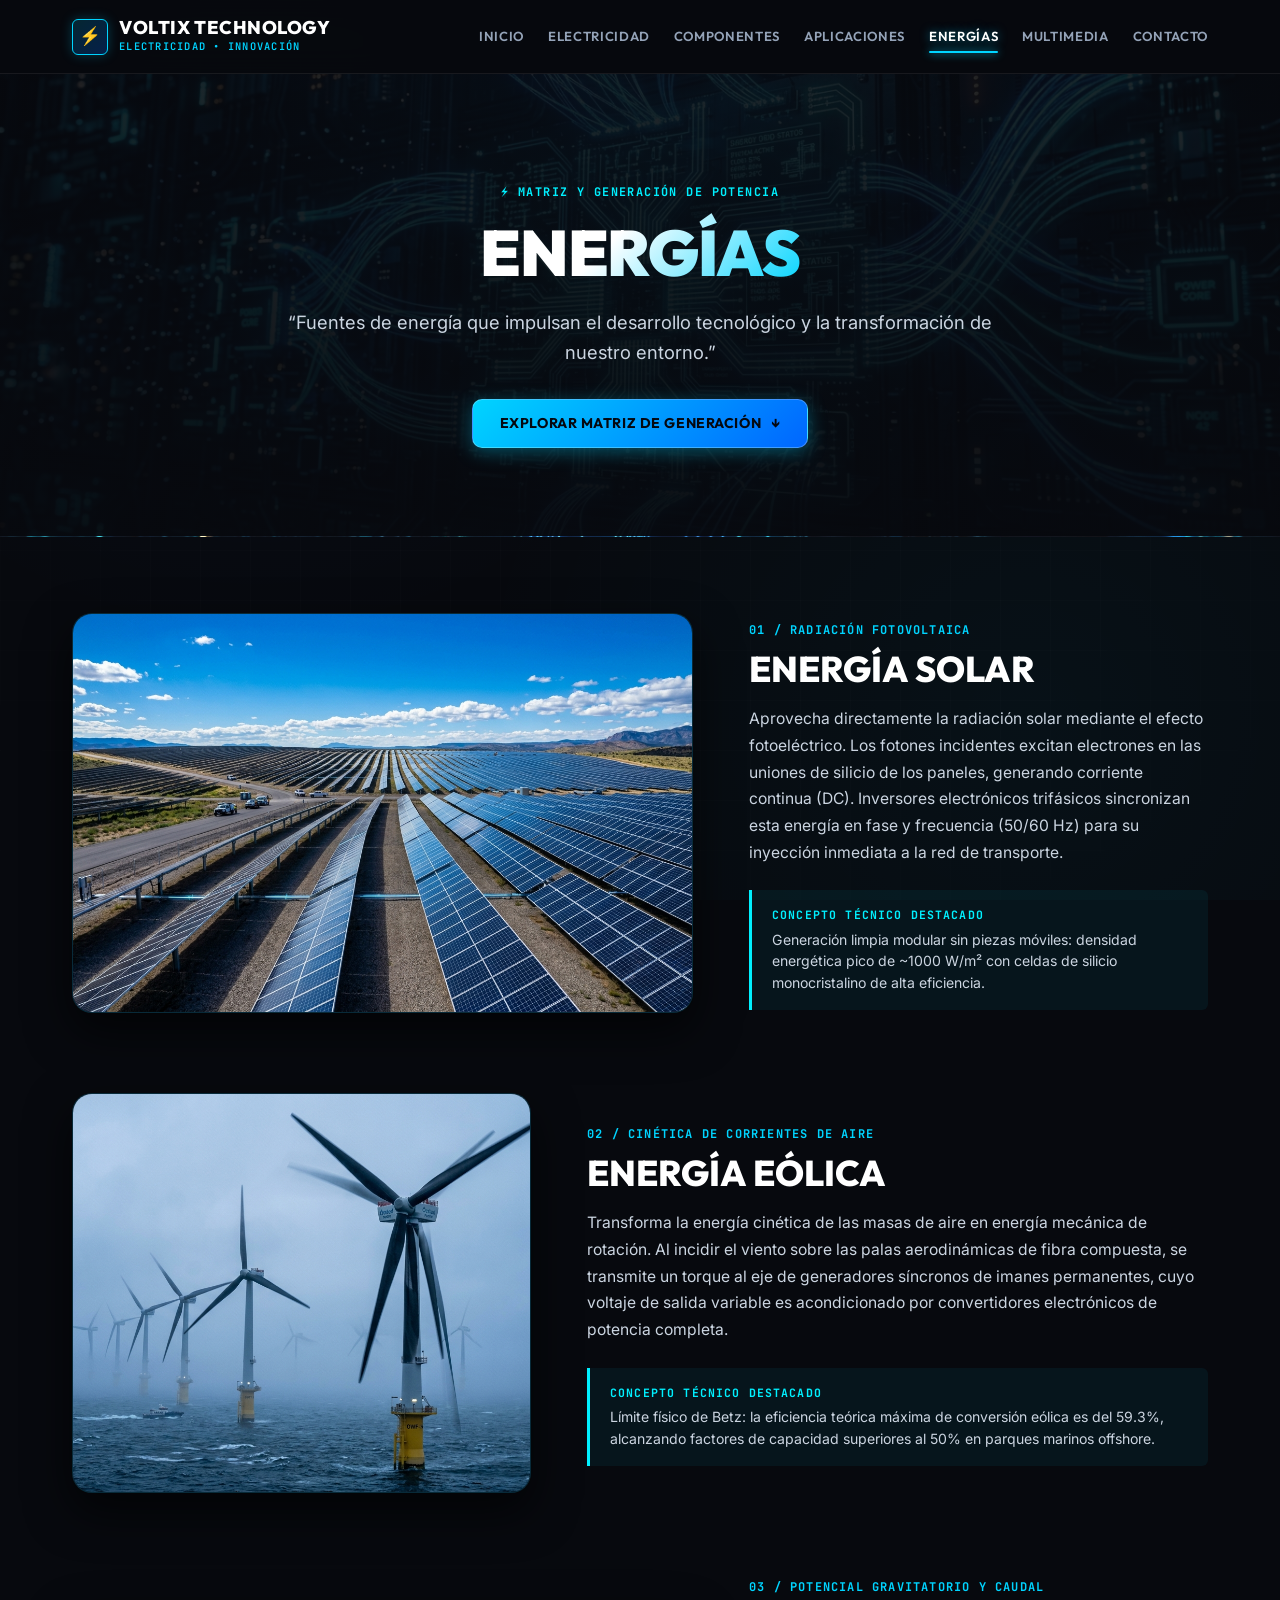
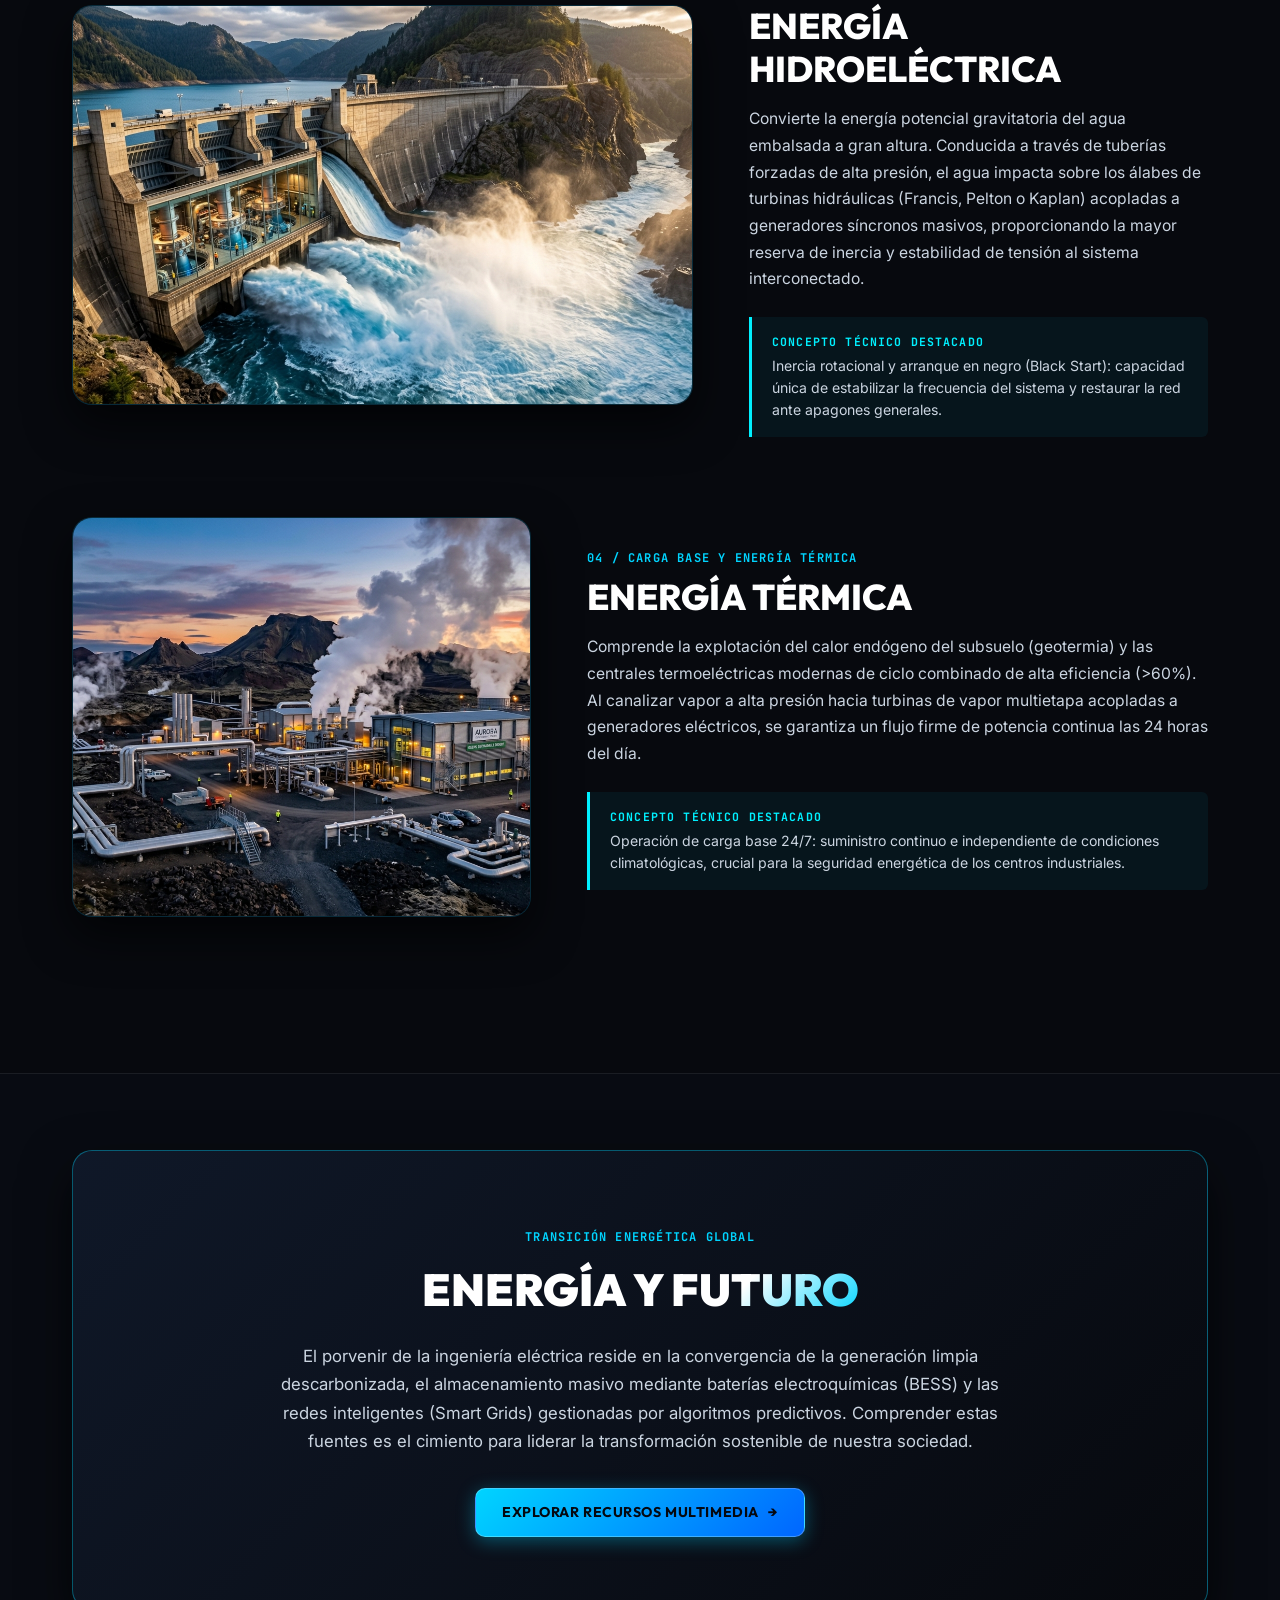
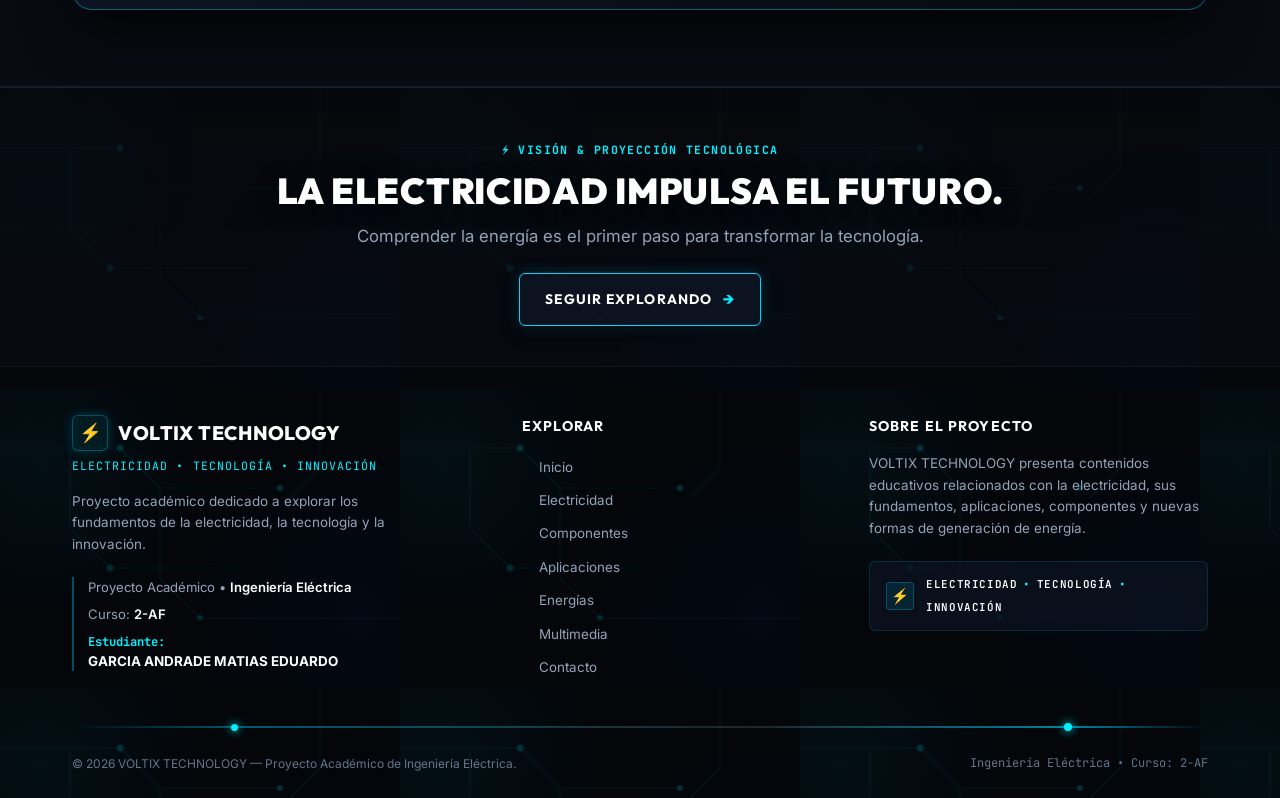
<file: energias.html>
<!DOCTYPE html>
<html lang="es">
<head>
  <meta charset="UTF-8">
  <meta name="viewport" content="width=device-width, initial-scale=1.0">
  <title>Energías | VOLTIX TECHNOLOGY</title>
  <meta name="description" content="Presentación editorial de las fuentes de generación eléctrica: Solar, Eólica, Hidroeléctrica y Térmica, y su papel en el futuro tecnológico.">
  <meta name="author" content="GARCIA ANDRADE MATIAS EDUARDO - Ingeniería Eléctrica Curso 2-AF">
  <meta name="theme-color" content="#07090e">

  <!-- Google Fonts -->
  <link rel="preconnect" href="https://fonts.googleapis.com">
  <link rel="preconnect" href="https://fonts.gstatic.com" crossorigin>
  <link href="https://fonts.googleapis.com/css2?family=Inter:wght@300;400;500;600;700&family=JetBrains+Mono:wght@400;500;600;700&family=Outfit:wght@500;600;700;800;900&display=swap" rel="stylesheet">

    <!-- Eliminación forzada de barra lateral de desplazamiento (Scrollbar oculta para iframe y navegador) -->
  <style>
    html, body, * {
      scrollbar-width: none !important;
      -ms-overflow-style: none !important;
    }
    ::-webkit-scrollbar,
    html::-webkit-scrollbar,
    body::-webkit-scrollbar,
    *::-webkit-scrollbar {
      display: none !important;
      width: 0 !important;
      height: 0 !important;
      background: transparent !important;
    }
  </style>
  <link rel="stylesheet" href="css/style.css?v=3.0">
</head>
<body>

  <div class="tech-grid-overlay" aria-hidden="true"></div>

  <!-- HEADER GLOBAL -->
  <header class="site-header" id="header">
    <div class="container header-container">
      <a href="inicio.html" class="brand-logo" aria-label="VOLTIX TECHNOLOGY - Inicio">
        <div class="brand-icon-box">⚡</div>
        <div class="brand-text">
          <span class="brand-title">VOLTIX TECHNOLOGY</span>
          <span class="brand-subtitle">Electricidad • Innovación</span>
        </div>
      </a>

      <nav class="nav-menu" id="navMenu" aria-label="Navegación principal">
        <a href="inicio.html" class="nav-link">Inicio</a>
        <a href="electricidad.html" class="nav-link">Electricidad</a>
        <a href="componentes.html" class="nav-link">Componentes</a>
        <a href="aplicaciones.html" class="nav-link">Aplicaciones</a>
        <a href="energias.html" class="nav-link active">Energías</a>
        <a href="multimedia.html" class="nav-link">Multimedia</a>
        <a href="contacto.html" class="nav-link">Contacto</a>
      </nav>

      <button class="mobile-toggle" id="mobileToggle" aria-label="Abrir menú de navegación" aria-expanded="false">
        <span></span>
        <span></span>
        <span></span>
      </button>
    </div>
  </header>

  <main>
    <!-- ==========================================================================
         SECCIÓN 1 — HERO INMERSIVO DE ENERGÍAS
         ========================================================================== -->
    <section class="hero-panoramic" style="background-image: url('assets/images/hero-energy.jpg');">
      <div class="hero-panoramic-overlay"></div>
      <div class="container hero-panoramic-content">
        <div class="hero-editorial-badge">⚡ MATRIZ Y GENERACIÓN DE POTENCIA</div>
        <h1 class="hero-editorial-title" style="font-size: clamp(2.5rem, 5vw, 4.2rem);">
          <span class="text-gradient">ENERGÍAS</span>
        </h1>
        <p class="hero-editorial-desc" style="max-width: 760px; margin: 0 auto 2rem auto; font-size: 1.15rem;">
          “Fuentes de energía que impulsan el desarrollo tecnológico y la transformación de nuestro entorno.”
        </p>
        <a href="#fuentes" class="btn btn-primary">
          <span>EXPLORAR MATRIZ DE GENERACIÓN</span>
          <span class="btn-icon">↓</span>
        </a>
      </div>
    </section>

    <!-- ==========================================================================
         SECCIÓN 2 — PRESENTACIÓN EDITORIAL ALTERNADA POR FUENTE
         ========================================================================== -->
    <section class="section" id="fuentes">
      <div class="container">

        <!-- 1. ENERGÍA SOLAR FOTOVOLTAICA -->
        <article class="energy-story-row">
          <div class="energy-story-visual">
            <img src="assets/images/energy-solar.jpg" alt="Granja solar fotovoltaica con módulos de silicio orientados al sol">
          </div>
          <div class="energy-story-content">
            <div class="section-kicker">01 / RADIACIÓN FOTOVOLTAICA</div>
            <h2 class="app-feature-title">ENERGÍA SOLAR</h2>
            <p class="app-feature-desc">
              Aprovecha directamente la radiación solar mediante el efecto fotoeléctrico. Los fotones incidentes excitan electrones en las uniones de silicio de los paneles, generando corriente continua (DC). Inversores electrónicos trifásicos sincronizan esta energía en fase y frecuencia (50/60 Hz) para su inyección inmediata a la red de transporte.
            </p>
            <div class="energy-data-callout">
              <span class="energy-callout-label">Concepto Técnico Destacado</span>
              <p class="energy-callout-text">
                Generación limpia modular sin piezas móviles: densidad energética pico de ~1000 W/m² con celdas de silicio monocristalino de alta eficiencia.
              </p>
            </div>
          </div>
        </article>

        <!-- 2. ENERGÍA EÓLICA (REVERSE) -->
        <article class="energy-story-row reverse">
          <div class="energy-story-visual">
            <img src="assets/images/energy-wind.jpg" alt="Parque eólico marino con aerogeneradores de gran escala sobre el mar">
          </div>
          <div class="energy-story-content">
            <div class="section-kicker">02 / CINÉTICA DE CORRIENTES DE AIRE</div>
            <h2 class="app-feature-title">ENERGÍA EÓLICA</h2>
            <p class="app-feature-desc">
              Transforma la energía cinética de las masas de aire en energía mecánica de rotación. Al incidir el viento sobre las palas aerodinámicas de fibra compuesta, se transmite un torque al eje de generadores síncronos de imanes permanentes, cuyo voltaje de salida variable es acondicionado por convertidores electrónicos de potencia completa.
            </p>
            <div class="energy-data-callout">
              <span class="energy-callout-label">Concepto Técnico Destacado</span>
              <p class="energy-callout-text">
                Límite físico de Betz: la eficiencia teórica máxima de conversión eólica es del 59.3%, alcanzando factores de capacidad superiores al 50% en parques marinos offshore.
              </p>
            </div>
          </div>
        </article>

        <!-- 3. ENERGÍA HIDROELÉCTRICA -->
        <article class="energy-story-row">
          <div class="energy-story-visual">
            <img src="assets/images/energy-hydro.jpg" alt="Presa hidroeléctrica con turbinas de generación de potencia">
          </div>
          <div class="energy-story-content">
            <div class="section-kicker">03 / POTENCIAL GRAVITATORIO Y CAUDAL</div>
            <h2 class="app-feature-title">ENERGÍA HIDROELÉCTRICA</h2>
            <p class="app-feature-desc">
              Convierte la energía potencial gravitatoria del agua embalsada a gran altura. Conducida a través de tuberías forzadas de alta presión, el agua impacta sobre los álabes de turbinas hidráulicas (Francis, Pelton o Kaplan) acopladas a generadores síncronos masivos, proporcionando la mayor reserva de inercia y estabilidad de tensión al sistema interconectado.
            </p>
            <div class="energy-data-callout">
              <span class="energy-callout-label">Concepto Técnico Destacado</span>
              <p class="energy-callout-text">
                Inercia rotacional y arranque en negro (Black Start): capacidad única de estabilizar la frecuencia del sistema y restaurar la red ante apagones generales.
              </p>
            </div>
          </div>
        </article>

        <!-- 4. ENERGÍA TÉRMICA Y GEOTÉRMICA (REVERSE) -->
        <article class="energy-story-row reverse">
          <div class="energy-story-visual">
            <img src="assets/images/energy-geothermal.jpg" alt="Central de energía geotérmica con columnas de vapor profundo">
          </div>
          <div class="energy-story-content">
            <div class="section-kicker">04 / CARGA BASE Y ENERGÍA TÉRMICA</div>
            <h2 class="app-feature-title">ENERGÍA TÉRMICA</h2>
            <p class="app-feature-desc">
              Comprende la explotación del calor endógeno del subsuelo (geotermia) y las centrales termoeléctricas modernas de ciclo combinado de alta eficiencia (>60%). Al canalizar vapor a alta presión hacia turbinas de vapor multietapa acopladas a generadores eléctricos, se garantiza un flujo firme de potencia continua las 24 horas del día.
            </p>
            <div class="energy-data-callout">
              <span class="energy-callout-label">Concepto Técnico Destacado</span>
              <p class="energy-callout-text">
                Operación de carga base 24/7: suministro continuo e independiente de condiciones climatológicas, crucial para la seguridad energética de los centros industriales.
              </p>
            </div>
          </div>
        </article>

      </div>
    </section>

    <!-- ==========================================================================
         SECCIÓN 3 — CIERRE EDITORIAL: ENERGÍA Y FUTURO
         ========================================================================== -->
    <section class="section section--alt">
      <div class="container">
        <div class="energy-future-banner">
          <div class="section-kicker">TRANSICIÓN ENERGÉTICA GLOBAL</div>
          <h2 class="action-connect-title">
            ENERGÍA Y <span class="text-gradient">FUTURO</span>
          </h2>
          <p class="action-connect-desc">
            El porvenir de la ingeniería eléctrica reside en la convergencia de la generación limpia descarbonizada, el almacenamiento masivo mediante baterías electroquímicas (BESS) y las redes inteligentes (Smart Grids) gestionadas por algoritmos predictivos. Comprender estas fuentes es el cimiento para liderar la transformación sostenible de nuestra sociedad.
          </p>
          <a href="multimedia.html" class="btn btn-primary">
            <span>EXPLORAR RECURSOS MULTIMEDIA</span>
            <span class="btn-icon">→</span>
          </a>
        </div>
      </div>
    </section>
  </main>

  <!-- ==========================================================================
       FOOTER TECNOLÓGICO PREMIUM (3 NIVELES)
       ========================================================================== -->
  <footer class="site-footer-premium">
    <!-- NIVEL 1 — CIERRE VISUAL / TRANSICIÓN -->
    <div class="footer-transition-level">
      <div class="container">
        <div class="footer-transition-pretitle">⚡ VISIÓN & PROYECCIÓN TECNOLÓGICA</div>
        <h2 class="footer-transition-title">LA ELECTRICIDAD IMPULSA EL FUTURO.</h2>
        <p class="footer-transition-subtitle">
          Comprender la energía es el primer paso para transformar la tecnología.
        </p>
        <a href="componentes.html" class="btn-footer-explore">
          <span>SEGUIR EXPLORANDO</span>
          <span class="explore-arrow">→</span>
        </a>
      </div>
    </div>

    <!-- NIVEL 2 — FOOTER PRINCIPAL (3 COLUMNAS) -->
    <div class="footer-main-level">
      <div class="container">
        <div class="premium-footer-grid">
          <!-- Columna 1 — Identidad y Datos Académicos -->
          <div class="premium-footer-col-brand">
            <div class="footer-logo-wrap">
              <div class="footer-logo-icon">⚡</div>
              <span class="footer-logo-text">VOLTIX TECHNOLOGY</span>
            </div>
            <div class="footer-brand-slogan">Electricidad • Tecnología • Innovación</div>
            <p class="footer-brand-summary">
              Proyecto académico dedicado a explorar los fundamentos de la electricidad, la tecnología y la innovación.
            </p>
            <div class="footer-academic-block">
              <div class="acad-line">Proyecto Académico • <strong>Ingeniería Eléctrica</strong></div>
              <div class="acad-line">Curso: <strong>2-AF</strong></div>
              <div class="student-line">
                <span class="student-label">Estudiante:</span>
                <span class="student-name">GARCIA ANDRADE MATIAS EDUARDO</span>
              </div>
            </div>
          </div>

          <!-- Columna 2 — Explorar -->
          <div class="premium-footer-col-nav">
            <h3 class="premium-footer-title">EXPLORAR</h3>
            <nav class="footer-nav-premium" aria-label="Navegación del pie de página">
              <a href="inicio.html" class="footer-nav-link"><span class="nav-arrow">→</span><span>Inicio</span></a>
              <a href="electricidad.html" class="footer-nav-link"><span class="nav-arrow">→</span><span>Electricidad</span></a>
              <a href="componentes.html" class="footer-nav-link"><span class="nav-arrow">→</span><span>Componentes</span></a>
              <a href="aplicaciones.html" class="footer-nav-link"><span class="nav-arrow">→</span><span>Aplicaciones</span></a>
              <a href="energias.html" class="footer-nav-link"><span class="nav-arrow">→</span><span>Energías</span></a>
              <a href="multimedia.html" class="footer-nav-link"><span class="nav-arrow">→</span><span>Multimedia</span></a>
              <a href="contacto.html" class="footer-nav-link"><span class="nav-arrow">→</span><span>Contacto</span></a>
            </nav>
          </div>

          <!-- Columna 3 — Sobre el Proyecto -->
          <div class="premium-footer-col-about">
            <h3 class="premium-footer-title">SOBRE EL PROYECTO</h3>
            <p class="footer-about-text">
              VOLTIX TECHNOLOGY presenta contenidos educativos relacionados con la electricidad, sus fundamentos, aplicaciones, componentes y nuevas formas de generación de energía.
            </p>
            <div class="footer-triad-badge">
              <div class="triad-icon">⚡</div>
              <div class="triad-items">
                <span>ELECTRICIDAD</span>
                <span class="triad-dot">•</span>
                <span>TECNOLOGÍA</span>
                <span class="triad-dot">•</span>
                <span>INNOVACIÓN</span>
              </div>
            </div>
          </div>
        </div>
      </div>
    </div>

    <!-- SEPARADOR PISTA DE CIRCUITO -->
    <div class="footer-circuit-divider">
      <div class="container">
        <div class="pcb-trace-line">
          <span class="pcb-node start"></span>
          <span class="pcb-node end"></span>
        </div>
      </div>
    </div>

    <!-- NIVEL 3 — COPYRIGHT -->
    <div class="footer-bottom-level">
      <div class="container">
        <div class="footer-bottom-flex">
          <div class="footer-bottom-left">
            <span>© 2026 VOLTIX TECHNOLOGY — Proyecto Académico de Ingeniería Eléctrica.</span>
          </div>
          <div class="footer-bottom-right">
            <span>Ingeniería Eléctrica • Curso: 2-AF</span>
          </div>
        </div>
      </div>
    </div>
  </footer>

  <script src="js/main.js?v=3.0"></script>
  <script src="js/google-sites-nav.js?v=3.0"></script>
</body>
</html>
</file>
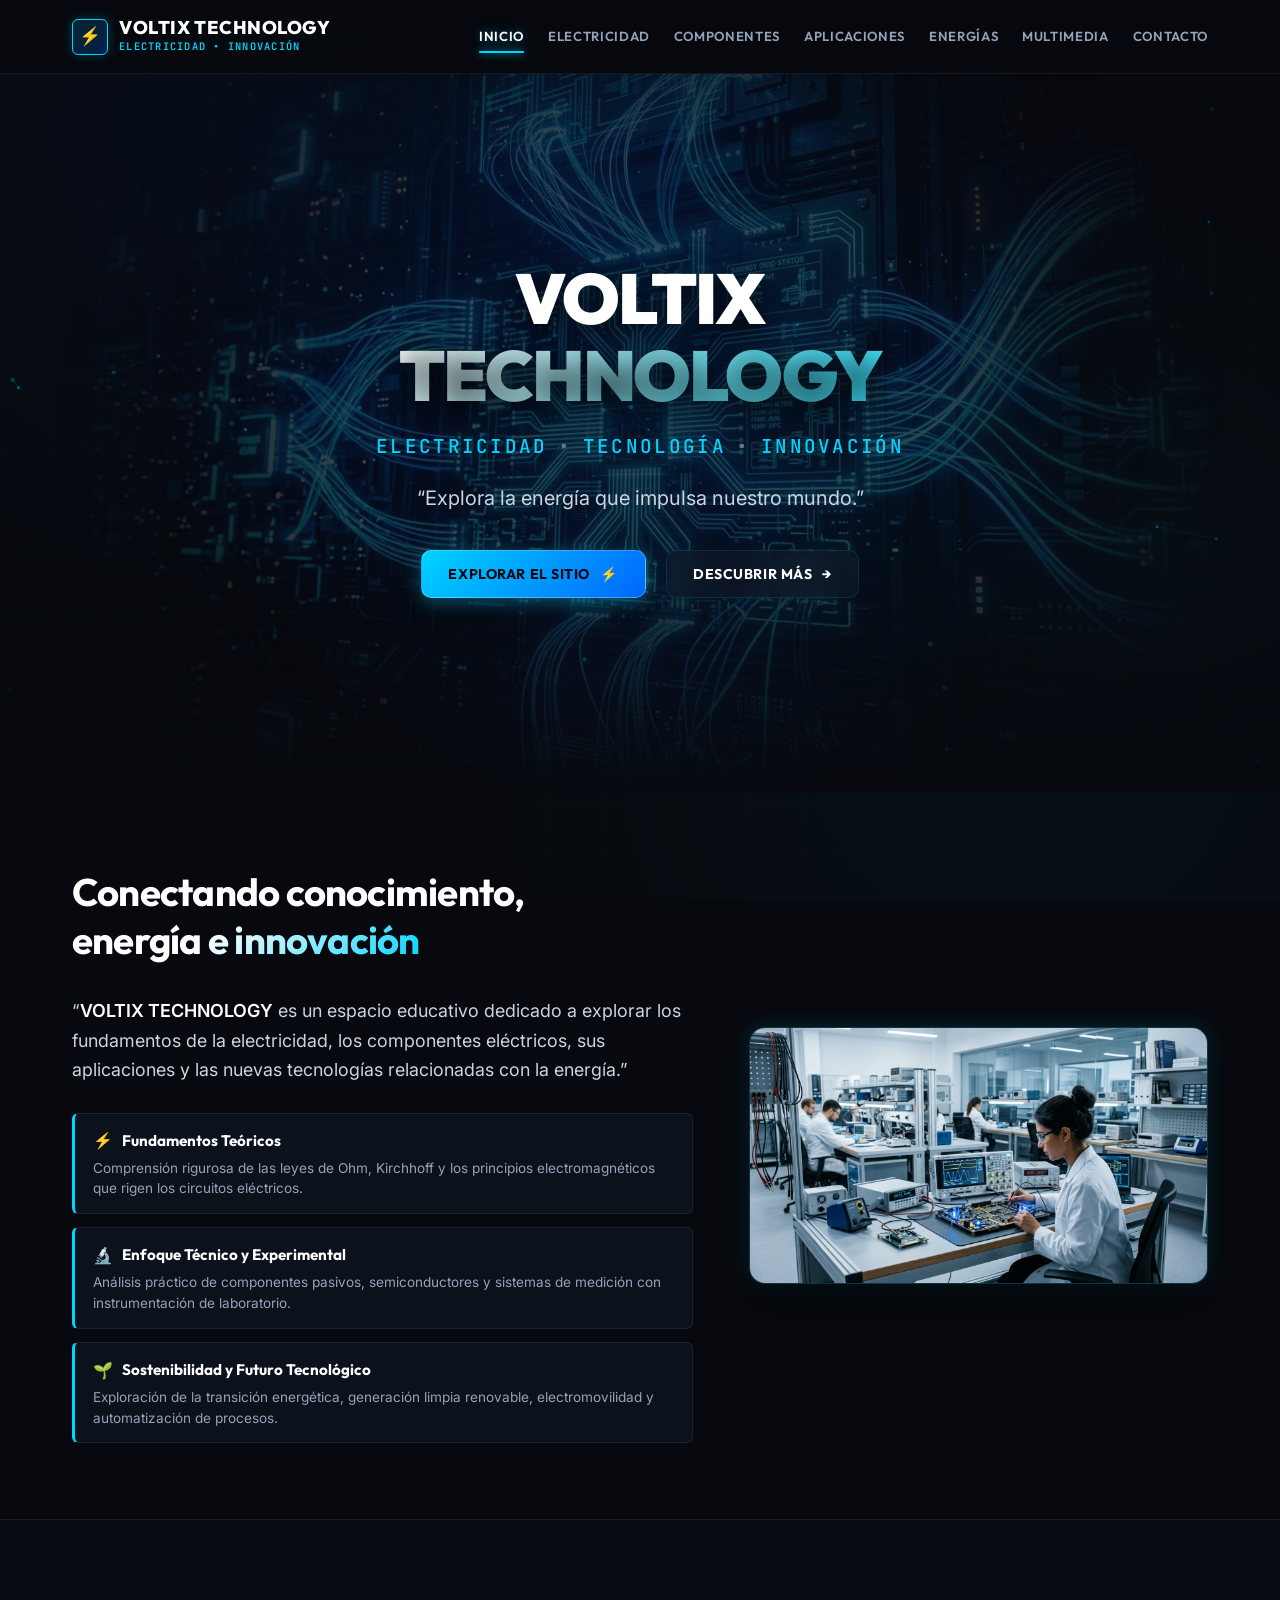
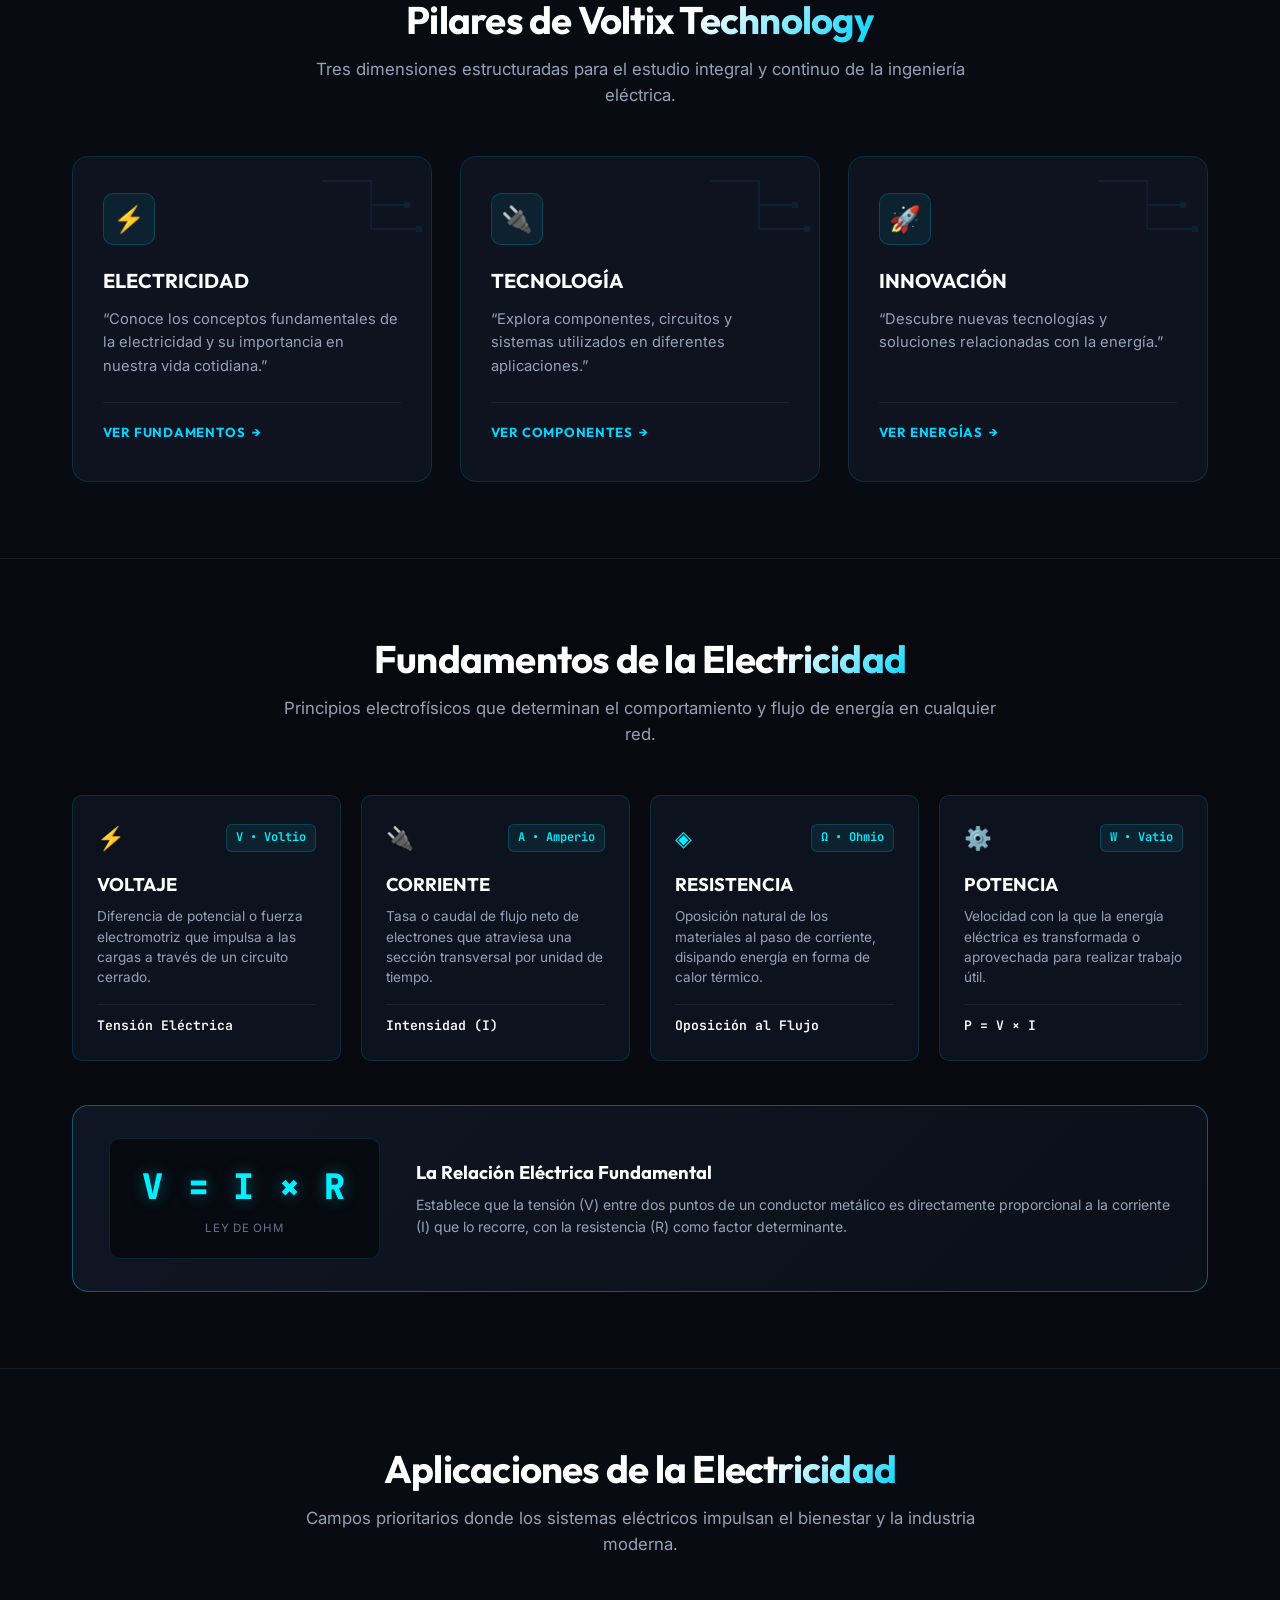
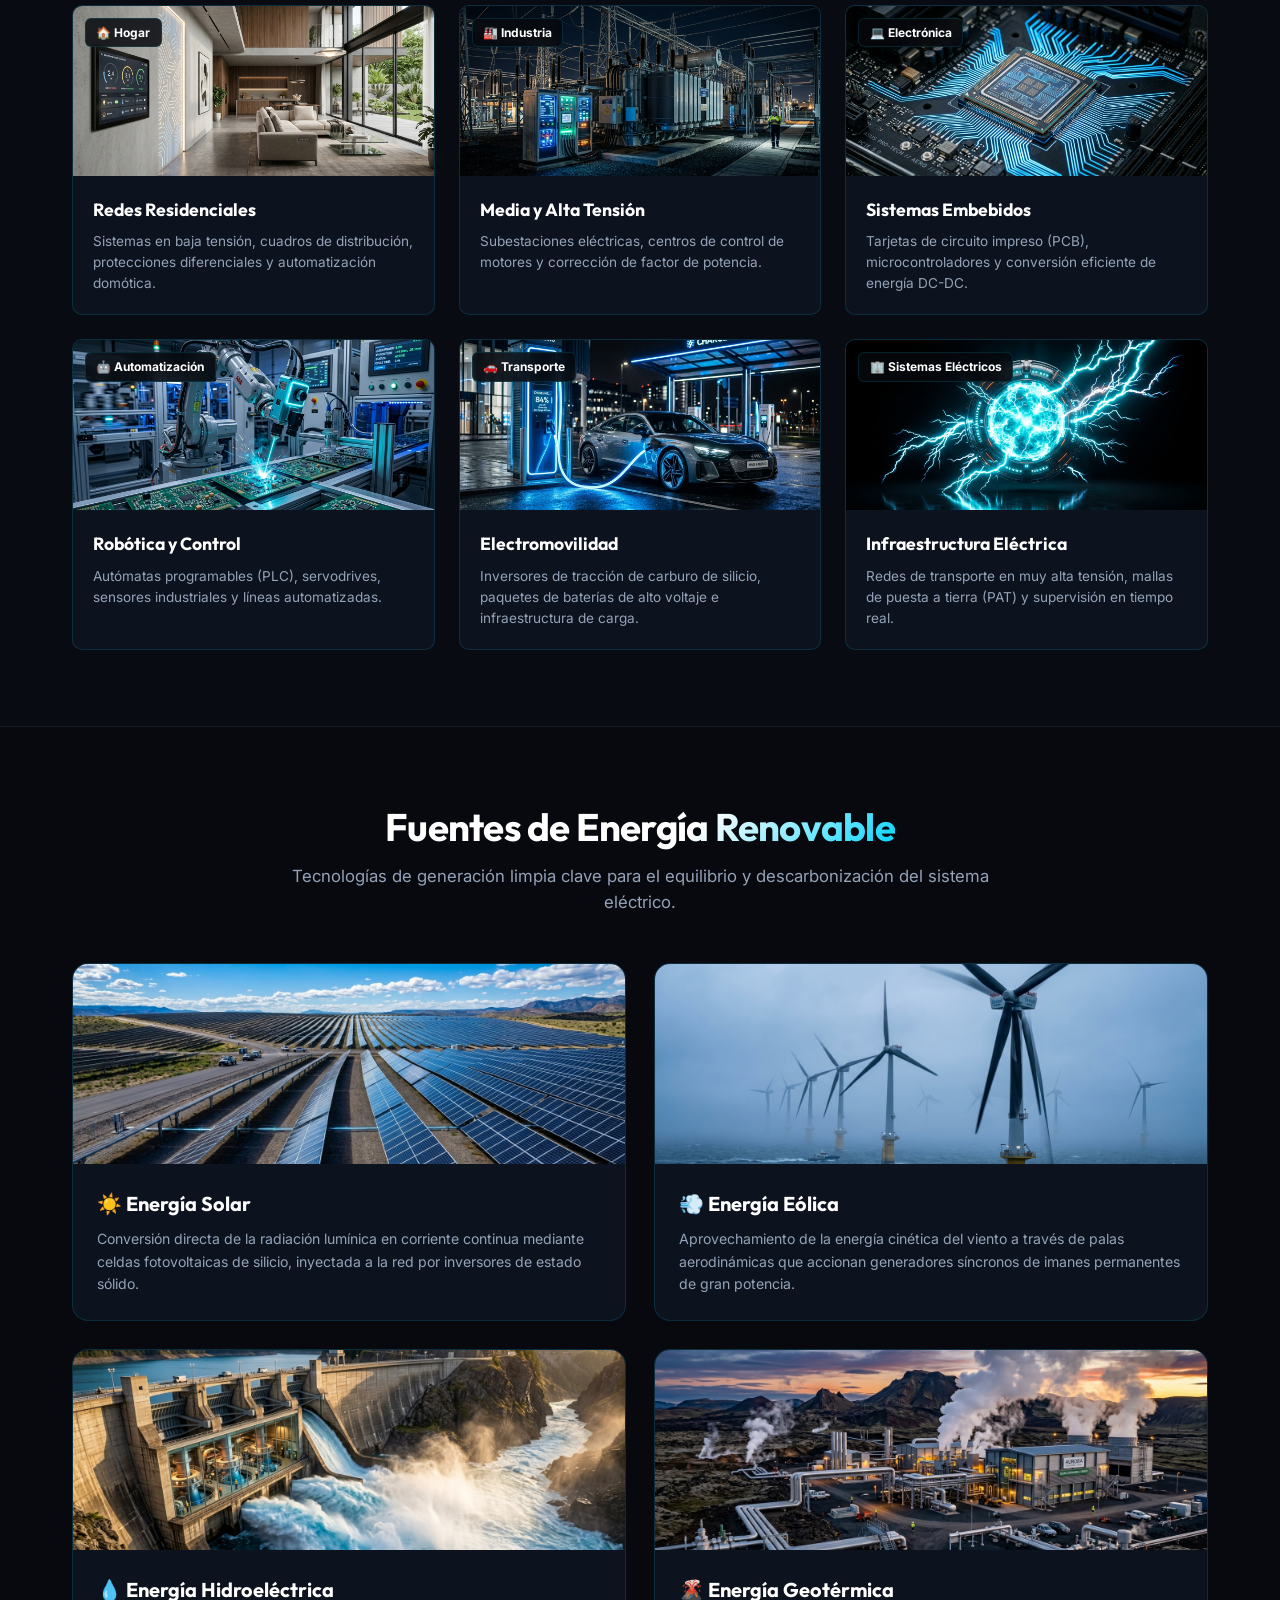
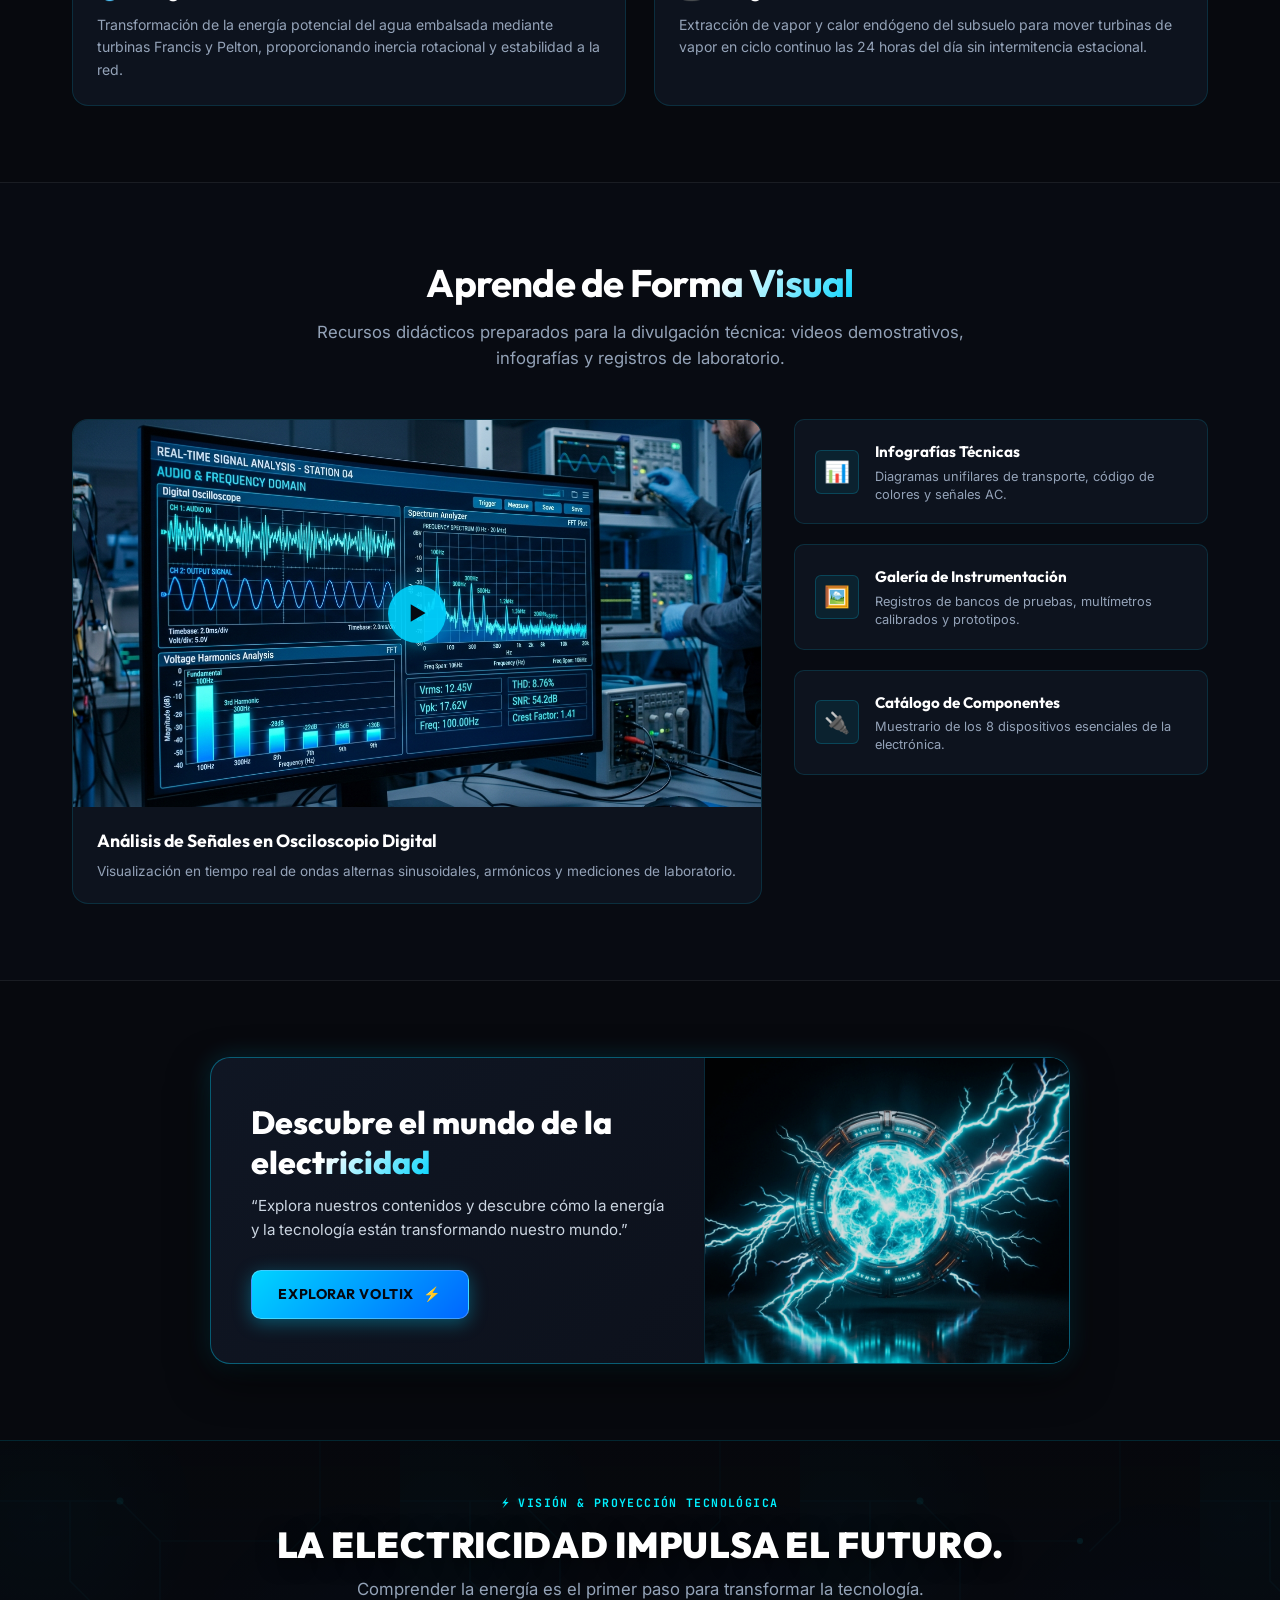
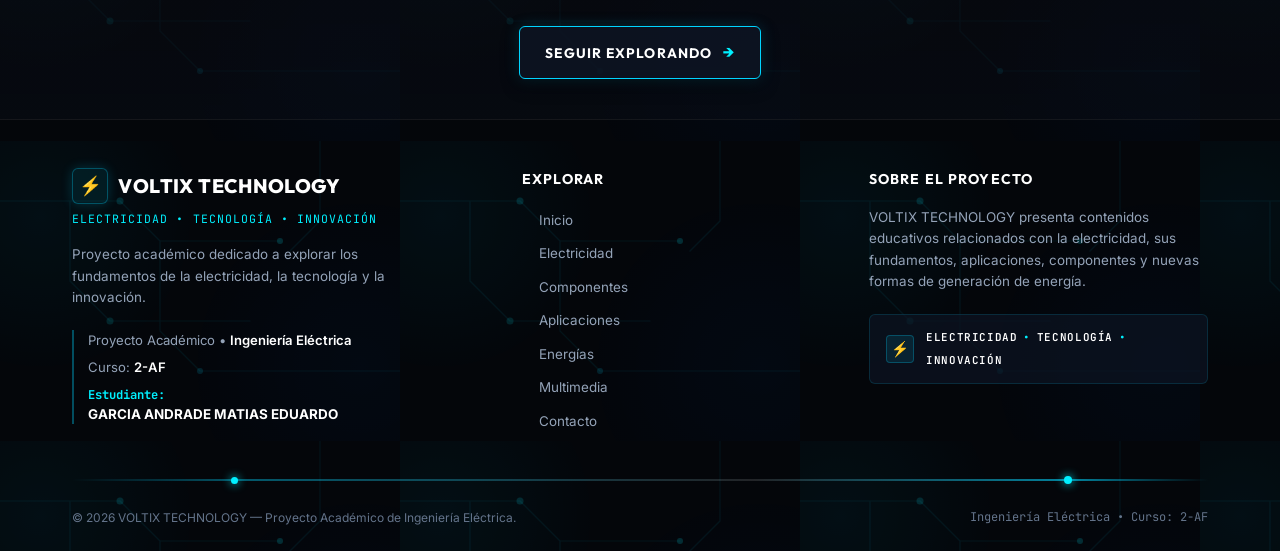
<file: inicio.html>
<!DOCTYPE html>
<html lang="es">
<head>
  <meta charset="UTF-8">
  <meta name="viewport" content="width=device-width, initial-scale=1.0">
  <title>VOLTIX TECHNOLOGY | Electricidad • Tecnología • Innovación</title>
  <meta name="description" content="VOLTIX TECHNOLOGY — Portal académico de Ingeniería Eléctrica. Fundamentos, componentes, aplicaciones y energías renovables.">
  <meta name="author" content="GARCIA ANDRADE MATIAS EDUARDO - Ingeniería Eléctrica Curso 2-AF">
  <meta name="theme-color" content="#07090e">

  <!-- Google Fonts: Outfit, Inter & JetBrains Mono -->
  <link rel="preconnect" href="https://fonts.googleapis.com">
  <link rel="preconnect" href="https://fonts.gstatic.com" crossorigin>
  <link href="https://fonts.googleapis.com/css2?family=Inter:wght@300;400;500;600;700&family=JetBrains+Mono:wght@400;500;600;700&family=Outfit:wght@500;600;700;800;900&display=swap" rel="stylesheet">

    <!-- Eliminación forzada de barra lateral de desplazamiento (Scrollbar oculta para iframe y navegador) -->
  <style>
    html, body, * {
      scrollbar-width: none !important;
      -ms-overflow-style: none !important;
    }
    ::-webkit-scrollbar,
    html::-webkit-scrollbar,
    body::-webkit-scrollbar,
    *::-webkit-scrollbar {
      display: none !important;
      width: 0 !important;
      height: 0 !important;
      background: transparent !important;
    }
  </style>
  <link rel="stylesheet" href="css/style.css?v=3.0">
</head>
<body>

  <!-- Rejilla Tecnológica de Fondo (Sutil) -->
  <div class="tech-grid-overlay" aria-hidden="true"></div>

  <!-- ==========================================================================
       HEADER / NAVEGACIÓN GLOBAL
       ========================================================================== -->
  <header class="site-header" id="header">
    <div class="container header-container">
      <a href="inicio.html" class="brand-logo" aria-label="VOLTIX TECHNOLOGY - Inicio">
        <div class="brand-icon-box">⚡</div>
        <div class="brand-text">
          <span class="brand-title">VOLTIX TECHNOLOGY</span>
          <span class="brand-subtitle">Electricidad • Innovación</span>
        </div>
      </a>

      <nav class="nav-menu" id="navMenu" aria-label="Navegación principal">
        <a href="inicio.html" class="nav-link active">Inicio</a>
        <a href="electricidad.html" class="nav-link">Electricidad</a>
        <a href="componentes.html" class="nav-link">Componentes</a>
        <a href="aplicaciones.html" class="nav-link">Aplicaciones</a>
        <a href="energias.html" class="nav-link">Energías</a>
        <a href="multimedia.html" class="nav-link">Multimedia</a>
        <a href="contacto.html" class="nav-link">Contacto</a>
      </nav>

      <button class="mobile-toggle" id="mobileToggle" aria-label="Abrir menú de navegación" aria-expanded="false">
        <span></span>
        <span></span>
        <span></span>
      </button>
    </div>
  </header>

  <main>
    <!-- ==========================================================================
         1. HERO PRINCIPAL
         ========================================================================== -->
    <section class="hero-section" id="inicio">
      <div class="hero-background-wrapper">
        <img src="assets/images/hero-energy.jpg" alt="Circuitos y energía eléctrica de alta tecnología" class="hero-bg-img">
        <canvas id="heroCanvas" class="hero-canvas"></canvas>
        <div class="hero-gradient-overlay"></div>
      </div>

      <div class="container">
        <div class="hero-content">
          <h1 class="hero-title">
            VOLTIX <span class="glow-electric">TECHNOLOGY</span>
          </h1>

          <div class="hero-slogan">
            <span>Electricidad</span>
            <span class="dot">•</span>
            <span>Tecnología</span>
            <span class="dot">•</span>
            <span>Innovación</span>
          </div>

          <p class="hero-description">
            “Explora la energía que impulsa nuestro mundo.”
          </p>

          <div class="hero-actions">
            <a href="#introduccion" class="btn btn-primary" id="btnExplorarSitio">
              <span>EXPLORAR EL SITIO</span>
              <span class="btn-icon">⚡</span>
            </a>
            <a href="electricidad.html" class="btn btn-secondary" id="btnDescubrirMas">
              <span>DESCUBRIR MÁS</span>
              <span class="btn-icon">→</span>
            </a>
          </div>
        </div>
      </div>
    </section>

    <!-- ==========================================================================
         2. SECCIÓN INTRODUCCIÓN — CONECTANDO CONOCIMIENTO
         ========================================================================== -->
    <section class="section" id="introduccion">
      <div class="container">
        <div class="intro-grid">
          <div class="intro-content">
            <h2 class="section-title">
              Conectando conocimiento, <br><span class="text-gradient">energía e innovación</span>
            </h2>

            <p class="intro-lead">
              “<strong>VOLTIX TECHNOLOGY</strong> es un espacio educativo dedicado a explorar los fundamentos de la electricidad, los componentes eléctricos, sus aplicaciones y las nuevas tecnologías relacionadas con la energía.”
            </p>

            <div class="intro-cards-stack">
              <!-- Item 1: Fundamentos Teóricos -->
              <div class="intro-card-mini">
                <div class="intro-card-header">
                  <span class="intro-card-icon">⚡</span>
                  <h3 class="intro-card-title">Fundamentos Teóricos</h3>
                </div>
                <p class="intro-card-desc">
                  Comprensión rigurosa de las leyes de Ohm, Kirchhoff y los principios electromagnéticos que rigen los circuitos eléctricos.
                </p>
              </div>

              <!-- Item 2: Enfoque Técnico y Experimental -->
              <div class="intro-card-mini">
                <div class="intro-card-header">
                  <span class="intro-card-icon">🔬</span>
                  <h3 class="intro-card-title">Enfoque Técnico y Experimental</h3>
                </div>
                <p class="intro-card-desc">
                  Análisis práctico de componentes pasivos, semiconductores y sistemas de medición con instrumentación de laboratorio.
                </p>
              </div>

              <!-- Item 3: Sostenibilidad y Futuro Tecnológico -->
              <div class="intro-card-mini">
                <div class="intro-card-header">
                  <span class="intro-card-icon">🌱</span>
                  <h3 class="intro-card-title">Sostenibilidad y Futuro Tecnológico</h3>
                </div>
                <p class="intro-card-desc">
                  Exploración de la transición energética, generación limpia renovable, electromovilidad y automatización de procesos.
                </p>
              </div>
            </div>
          </div>

          <div class="intro-visual">
            <div class="intro-image-frame">
              <img src="assets/images/intro-lab.jpg" alt="Laboratorio de investigación electrotécnica con pruebas de circuitos e instrumentación">
            </div>
          </div>
        </div>
      </div>
    </section>

    <!-- ==========================================================================
         3. SECCIÓN PILARES DE VOLTIX TECHNOLOGY
         ========================================================================== -->
    <section class="section section--alt" id="pilares">
      <div class="container">
        <div class="section-header">
          <h2 class="section-title">
            Pilares de <span class="text-gradient">Voltix Technology</span>
          </h2>
          <p class="section-subtitle">
            Tres dimensiones estructuradas para el estudio integral y continuo de la ingeniería eléctrica.
          </p>
        </div>

        <div class="pillars-grid">
          <!-- Tarjeta 1: Electricidad -->
          <article class="pillar-card">
            <div class="pillar-icon-box">⚡</div>
            <h3 class="pillar-title">ELECTRICIDAD</h3>
            <p class="pillar-description">
              “Conoce los conceptos fundamentales de la electricidad y su importancia en nuestra vida cotidiana.”
            </p>
            <div class="pillar-footer">
              <a href="electricidad.html" class="pillar-link">
                <span>Ver fundamentos</span>
                <span>→</span>
              </a>
            </div>
          </article>

          <!-- Tarjeta 2: Tecnología -->
          <article class="pillar-card">
            <div class="pillar-icon-box">🔌</div>
            <h3 class="pillar-title">TECNOLOGÍA</h3>
            <p class="pillar-description">
              “Explora componentes, circuitos y sistemas utilizados en diferentes aplicaciones.”
            </p>
            <div class="pillar-footer">
              <a href="componentes.html" class="pillar-link">
                <span>Ver componentes</span>
                <span>→</span>
              </a>
            </div>
          </article>

          <!-- Tarjeta 3: Innovación -->
          <article class="pillar-card">
            <div class="pillar-icon-box">🚀</div>
            <h3 class="pillar-title">INNOVACIÓN</h3>
            <p class="pillar-description">
              “Descubre nuevas tecnologías y soluciones relacionadas con la energía.”
            </p>
            <div class="pillar-footer">
              <a href="energias.html" class="pillar-link">
                <span>Ver energías</span>
                <span>→</span>
              </a>
            </div>
          </article>
        </div>
      </div>
    </section>

    <!-- ==========================================================================
         4. SECCIÓN FUNDAMENTOS DE LA ELECTRICIDAD
         ========================================================================== -->
    <section class="section" id="fundamentos">
      <div class="container">
        <div class="section-header">
          <h2 class="section-title">
            Fundamentos de la <span class="text-gradient">Electricidad</span>
          </h2>
          <p class="section-subtitle">
            Principios electrofísicos que determinan el comportamiento y flujo de energía en cualquier red.
          </p>
        </div>

        <div class="fundamentals-grid">
          <!-- Voltaje -->
          <div class="fund-card">
            <div class="fund-header">
              <span class="fund-icon">⚡</span>
              <span class="fund-unit-badge">V • Voltio</span>
            </div>
            <h3 class="fund-name">VOLTAJE</h3>
            <p class="fund-desc">
              Diferencia de potencial o fuerza electromotriz que impulsa a las cargas a través de un circuito cerrado.
            </p>
            <div class="fund-formula-tag">Tensión Eléctrica</div>
          </div>

          <!-- Corriente -->
          <div class="fund-card">
            <div class="fund-header">
              <span class="fund-icon">🔌</span>
              <span class="fund-unit-badge">A • Amperio</span>
            </div>
            <h3 class="fund-name">CORRIENTE</h3>
            <p class="fund-desc">
              Tasa o caudal de flujo neto de electrones que atraviesa una sección transversal por unidad de tiempo.
            </p>
            <div class="fund-formula-tag">Intensidad (I)</div>
          </div>

          <!-- Resistencia -->
          <div class="fund-card">
            <div class="fund-header">
              <span class="fund-icon">◈</span>
              <span class="fund-unit-badge">Ω • Ohmio</span>
            </div>
            <h3 class="fund-name">RESISTENCIA</h3>
            <p class="fund-desc">
              Oposición natural de los materiales al paso de corriente, disipando energía en forma de calor térmico.
            </p>
            <div class="fund-formula-tag">Oposición al Flujo</div>
          </div>

          <!-- Potencia -->
          <div class="fund-card">
            <div class="fund-header">
              <span class="fund-icon">⚙️</span>
              <span class="fund-unit-badge">W • Vatio</span>
            </div>
            <h3 class="fund-name">POTENCIA</h3>
            <p class="fund-desc">
              Velocidad con la que la energía eléctrica es transformada o aprovechada para realizar trabajo útil.
            </p>
            <div class="fund-formula-tag">P = V × I</div>
          </div>
        </div>

        <!-- Banner Compacto de la Ley de Ohm -->
        <div class="ohm-compact-banner">
          <div class="ohm-formula-display">
            <div class="ohm-formula-text">V = I × R</div>
            <div class="ohm-formula-label">Ley de Ohm</div>
          </div>
          <div class="ohm-explanation-text">
            <h4>La Relación Eléctrica Fundamental</h4>
            <p>
              Establece que la tensión (V) entre dos puntos de un conductor metálico es directamente proporcional a la corriente (I) que lo recorre, con la resistencia (R) como factor determinante.
            </p>
          </div>
        </div>
      </div>
    </section>

    <!-- ==========================================================================
         5. SECCIÓN APLICACIONES
         ========================================================================== -->
    <section class="section section--alt" id="aplicaciones">
      <div class="container">
        <div class="section-header">
          <h2 class="section-title">
            Aplicaciones de la <span class="text-gradient">Electricidad</span>
          </h2>
          <p class="section-subtitle">
            Campos prioritarios donde los sistemas eléctricos impulsan el bienestar y la industria moderna.
          </p>
        </div>

        <div class="apps-grid-compact">
          <!-- 1. Hogar -->
          <article class="app-card-item">
            <div class="app-card-img-wrap">
              <img src="assets/images/app-home.jpg" alt="Instalaciones residenciales y domótica">
              <span class="app-card-badge">🏠 Hogar</span>
            </div>
            <div class="app-card-body">
              <h3 class="app-card-title">Redes Residenciales</h3>
              <p class="app-card-desc">
                Sistemas en baja tensión, cuadros de distribución, protecciones diferenciales y automatización domótica.
              </p>
            </div>
          </article>

          <!-- 2. Industria -->
          <article class="app-card-item">
            <div class="app-card-img-wrap">
              <img src="assets/images/app-industry.jpg" alt="Subestaciones y transformadores de potencia industrial">
              <span class="app-card-badge">🏭 Industria</span>
            </div>
            <div class="app-card-body">
              <h3 class="app-card-title">Media y Alta Tensión</h3>
              <p class="app-card-desc">
                Subestaciones eléctricas, centros de control de motores y corrección de factor de potencia.
              </p>
            </div>
          </article>

          <!-- 3. Electrónica -->
          <article class="app-card-item">
            <div class="app-card-img-wrap">
              <img src="assets/images/app-tech.jpg" alt="Microprocesador semiconductor sobre placa electrónica">
              <span class="app-card-badge">💻 Electrónica</span>
            </div>
            <div class="app-card-body">
              <h3 class="app-card-title">Sistemas Embebidos</h3>
              <p class="app-card-desc">
                Tarjetas de circuito impreso (PCB), microcontroladores y conversión eficiente de energía DC-DC.
              </p>
            </div>
          </article>

          <!-- 4. Automatización -->
          <article class="app-card-item">
            <div class="app-card-img-wrap">
              <img src="assets/images/app-automation.jpg" alt="Brazo robótico de soldadura y ensamblaje de precisión">
              <span class="app-card-badge">🤖 Automatización</span>
            </div>
            <div class="app-card-body">
              <h3 class="app-card-title">Robótica y Control</h3>
              <p class="app-card-desc">
                Autómatas programables (PLC), servodrives, sensores industriales y líneas automatizadas.
              </p>
            </div>
          </article>

          <!-- 5. Transporte -->
          <article class="app-card-item">
            <div class="app-card-img-wrap">
              <img src="assets/images/app-transport.jpg" alt="Vehículo eléctrico en estación de carga rápida">
              <span class="app-card-badge">🚗 Transporte</span>
            </div>
            <div class="app-card-body">
              <h3 class="app-card-title">Electromovilidad</h3>
              <p class="app-card-desc">
                Inversores de tracción de carburo de silicio, paquetes de baterías de alto voltaje e infraestructura de carga.
              </p>
            </div>
          </article>

          <!-- 6. Sistemas Eléctricos -->
          <article class="app-card-item">
            <div class="app-card-img-wrap">
              <img src="assets/images/cta-energy.jpg" alt="Arco de plasma y flujo de potencia">
              <span class="app-card-badge">🏢 Sistemas Eléctricos</span>
            </div>
            <div class="app-card-body">
              <h3 class="app-card-title">Infraestructura Eléctrica</h3>
              <p class="app-card-desc">
                Redes de transporte en muy alta tensión, mallas de puesta a tierra (PAT) y supervisión en tiempo real.
              </p>
            </div>
          </article>
        </div>
      </div>
    </section>

    <!-- ==========================================================================
         6. SECCIÓN ENERGÍAS RENOVABLES
         ========================================================================== -->
    <section class="section" id="energias">
      <div class="container">
        <div class="section-header">
          <h2 class="section-title">
            Fuentes de <span class="text-gradient">Energía Renovable</span>
          </h2>
          <p class="section-subtitle">
            Tecnologías de generación limpia clave para el equilibrio y descarbonización del sistema eléctrico.
          </p>
        </div>

        <div class="renew-grid-compact">
          <!-- Solar -->
          <article class="renew-card-item">
            <div class="renew-card-media">
              <img src="assets/images/energy-solar.jpg" alt="Paneles solares fotovoltaicos en granja solar">
            </div>
            <div class="renew-card-body">
              <h3 class="renew-card-title">☀️ Energía Solar</h3>
              <p class="renew-card-desc">
                Conversión directa de la radiación lumínica en corriente continua mediante celdas fotovoltaicas de silicio, inyectada a la red por inversores de estado sólido.
              </p>
            </div>
          </article>

          <!-- Eólica -->
          <article class="renew-card-item">
            <div class="renew-card-media">
              <img src="assets/images/energy-wind.jpg" alt="Turbinas eólicas marinas en parque offshore">
            </div>
            <div class="renew-card-body">
              <h3 class="renew-card-title">💨 Energía Eólica</h3>
              <p class="renew-card-desc">
                Aprovechamiento de la energía cinética del viento a través de palas aerodinámicas que accionan generadores síncronos de imanes permanentes de gran potencia.
              </p>
            </div>
          </article>

          <!-- Hidroeléctrica -->
          <article class="renew-card-item">
            <div class="renew-card-media">
              <img src="assets/images/energy-hydro.jpg" alt="Presa hidroeléctrica con flujo de agua por turbinas">
            </div>
            <div class="renew-card-body">
              <h3 class="renew-card-title">💧 Energía Hidroeléctrica</h3>
              <p class="renew-card-desc">
                Transformación de la energía potencial del agua embalsada mediante turbinas Francis y Pelton, proporcionando inercia rotacional y estabilidad a la red.
              </p>
            </div>
          </article>

          <!-- Geotérmica -->
          <article class="renew-card-item">
            <div class="renew-card-media">
              <img src="assets/images/energy-geothermal.jpg" alt="Central geotérmica con columnas de vapor">
            </div>
            <div class="renew-card-body">
              <h3 class="renew-card-title">🌋 Energía Geotérmica</h3>
              <p class="renew-card-desc">
                Extracción de vapor y calor endógeno del subsuelo para mover turbinas de vapor en ciclo continuo las 24 horas del día sin intermitencia estacional.
              </p>
            </div>
          </article>
        </div>
      </div>
    </section>

    <!-- ==========================================================================
         7. SECCIÓN MULTIMEDIA — APRENDE DE FORMA VISUAL
         ========================================================================== -->
    <section class="section section--alt" id="multimedia">
      <div class="container">
        <div class="section-header">
          <h2 class="section-title">
            Aprende de <span class="text-gradient">Forma Visual</span>
          </h2>
          <p class="section-subtitle">
            Recursos didácticos preparados para la divulgación técnica: videos demostrativos, infografías y registros de laboratorio.
          </p>
        </div>

        <div class="multimedia-layout">
          <!-- Video Principal -->
          <div class="multimedia-main-card">
            <div class="multimedia-player-preview">
              <img src="assets/images/multimedia-preview.jpg" alt="Osciloscopio digital analizando ondas senoidales y FFT">
              <div class="multimedia-play-badge">▶</div>
            </div>
            <div class="multimedia-main-info">
              <h4>Análisis de Señales en Osciloscopio Digital</h4>
              <p>Visualización en tiempo real de ondas alternas sinusoidales, armónicos y mediciones de laboratorio.</p>
            </div>
          </div>

          <!-- Módulos Laterales -->
          <div class="multimedia-side-list">
            <a href="multimedia.html" class="multimedia-side-item">
              <div class="multimedia-side-icon">📊</div>
              <div class="multimedia-side-text">
                <h5>Infografías Técnicas</h5>
                <p>Diagramas unifilares de transporte, código de colores y señales AC.</p>
              </div>
            </a>

            <a href="multimedia.html" class="multimedia-side-item">
              <div class="multimedia-side-icon">🖼️</div>
              <div class="multimedia-side-text">
                <h5>Galería de Instrumentación</h5>
                <p>Registros de bancos de pruebas, multímetros calibrados y prototipos.</p>
              </div>
            </a>

            <a href="componentes.html" class="multimedia-side-item">
              <div class="multimedia-side-icon">🔌</div>
              <div class="multimedia-side-text">
                <h5>Catálogo de Componentes</h5>
                <p>Muestrario de los 8 dispositivos esenciales de la electrónica.</p>
              </div>
            </a>
          </div>
        </div>
      </div>
    </section>

    <!-- ==========================================================================
         8. SECCIÓN LLAMADA FINAL (CTA COMPACTA: 65-70% DEL ANCHO)
         ========================================================================== -->
    <section class="section" id="contacto-cta">
      <div class="container">
        <div class="cta-compact-wrapper">
          <div class="cta-text-side">
            <h2 class="cta-compact-title">
              Descubre el mundo de la <span class="text-gradient">electricidad</span>
            </h2>
            <p class="cta-compact-desc">
              “Explora nuestros contenidos y descubre cómo la energía y la tecnología están transformando nuestro mundo.”
            </p>
            <a href="electricidad.html" class="btn btn-primary">
              <span>EXPLORAR VOLTIX</span>
              <span class="btn-icon">⚡</span>
            </a>
          </div>
          <div class="cta-art-side">
            <img src="assets/images/cta-energy.jpg" alt="Arco de plasma y energía eléctrica tecnológica">
          </div>
        </div>
      </div>
    </section>
  </main>

  <!-- ==========================================================================
       FOOTER TECNOLÓGICO PREMIUM (3 NIVELES)
       ========================================================================== -->
  <footer class="site-footer-premium">
    <!-- NIVEL 1 — CIERRE VISUAL / TRANSICIÓN -->
    <div class="footer-transition-level">
      <div class="container">
        <div class="footer-transition-pretitle">⚡ VISIÓN & PROYECCIÓN TECNOLÓGICA</div>
        <h2 class="footer-transition-title">LA ELECTRICIDAD IMPULSA EL FUTURO.</h2>
        <p class="footer-transition-subtitle">
          Comprender la energía es el primer paso para transformar la tecnología.
        </p>
        <a href="componentes.html" class="btn-footer-explore">
          <span>SEGUIR EXPLORANDO</span>
          <span class="explore-arrow">→</span>
        </a>
      </div>
    </div>

    <!-- NIVEL 2 — FOOTER PRINCIPAL (3 COLUMNAS) -->
    <div class="footer-main-level">
      <div class="container">
        <div class="premium-footer-grid">
          <!-- Columna 1 — Identidad y Datos Académicos -->
          <div class="premium-footer-col-brand">
            <div class="footer-logo-wrap">
              <div class="footer-logo-icon">⚡</div>
              <span class="footer-logo-text">VOLTIX TECHNOLOGY</span>
            </div>
            <div class="footer-brand-slogan">Electricidad • Tecnología • Innovación</div>
            <p class="footer-brand-summary">
              Proyecto académico dedicado a explorar los fundamentos de la electricidad, la tecnología y la innovación.
            </p>
            <div class="footer-academic-block">
              <div class="acad-line">Proyecto Académico • <strong>Ingeniería Eléctrica</strong></div>
              <div class="acad-line">Curso: <strong>2-AF</strong></div>
              <div class="student-line">
                <span class="student-label">Estudiante:</span>
                <span class="student-name">GARCIA ANDRADE MATIAS EDUARDO</span>
              </div>
            </div>
          </div>

          <!-- Columna 2 — Explorar -->
          <div class="premium-footer-col-nav">
            <h3 class="premium-footer-title">EXPLORAR</h3>
            <nav class="footer-nav-premium" aria-label="Navegación del pie de página">
              <a href="inicio.html" class="footer-nav-link"><span class="nav-arrow">→</span><span>Inicio</span></a>
              <a href="electricidad.html" class="footer-nav-link"><span class="nav-arrow">→</span><span>Electricidad</span></a>
              <a href="componentes.html" class="footer-nav-link"><span class="nav-arrow">→</span><span>Componentes</span></a>
              <a href="aplicaciones.html" class="footer-nav-link"><span class="nav-arrow">→</span><span>Aplicaciones</span></a>
              <a href="energias.html" class="footer-nav-link"><span class="nav-arrow">→</span><span>Energías</span></a>
              <a href="multimedia.html" class="footer-nav-link"><span class="nav-arrow">→</span><span>Multimedia</span></a>
              <a href="contacto.html" class="footer-nav-link"><span class="nav-arrow">→</span><span>Contacto</span></a>
            </nav>
          </div>

          <!-- Columna 3 — Sobre el Proyecto -->
          <div class="premium-footer-col-about">
            <h3 class="premium-footer-title">SOBRE EL PROYECTO</h3>
            <p class="footer-about-text">
              VOLTIX TECHNOLOGY presenta contenidos educativos relacionados con la electricidad, sus fundamentos, aplicaciones, componentes y nuevas formas de generación de energía.
            </p>
            <div class="footer-triad-badge">
              <div class="triad-icon">⚡</div>
              <div class="triad-items">
                <span>ELECTRICIDAD</span>
                <span class="triad-dot">•</span>
                <span>TECNOLOGÍA</span>
                <span class="triad-dot">•</span>
                <span>INNOVACIÓN</span>
              </div>
            </div>
          </div>
        </div>
      </div>
    </div>

    <!-- SEPARADOR PISTA DE CIRCUITO -->
    <div class="footer-circuit-divider">
      <div class="container">
        <div class="pcb-trace-line">
          <span class="pcb-node start"></span>
          <span class="pcb-node end"></span>
        </div>
      </div>
    </div>

    <!-- NIVEL 3 — COPYRIGHT -->
    <div class="footer-bottom-level">
      <div class="container">
        <div class="footer-bottom-flex">
          <div class="footer-bottom-left">
            <span>© 2026 VOLTIX TECHNOLOGY — Proyecto Académico de Ingeniería Eléctrica.</span>
          </div>
          <div class="footer-bottom-right">
            <span>Ingeniería Eléctrica • Curso: 2-AF</span>
          </div>
        </div>
      </div>
    </div>
  </footer>

  <script src="js/main.js?v=3.0"></script>
  <script src="js/google-sites-nav.js?v=3.0"></script>
</body>
</html>
</file>
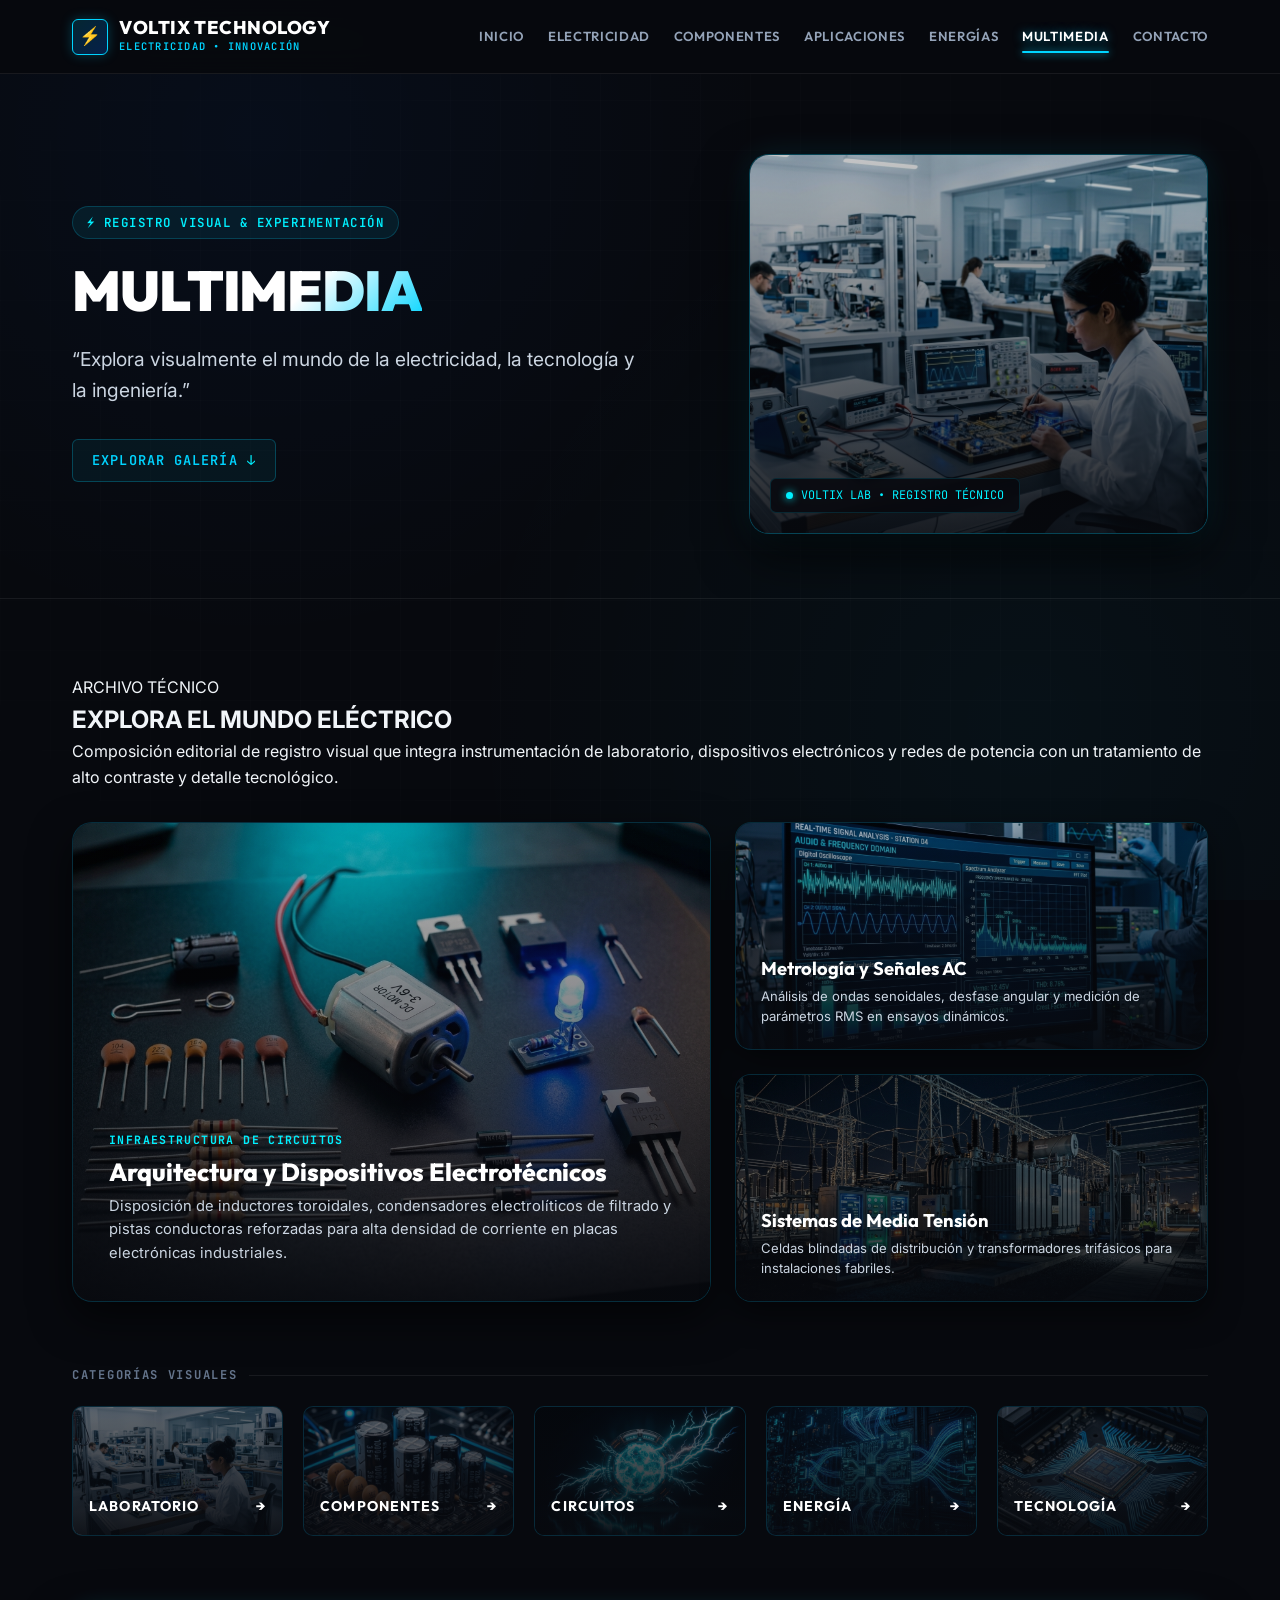
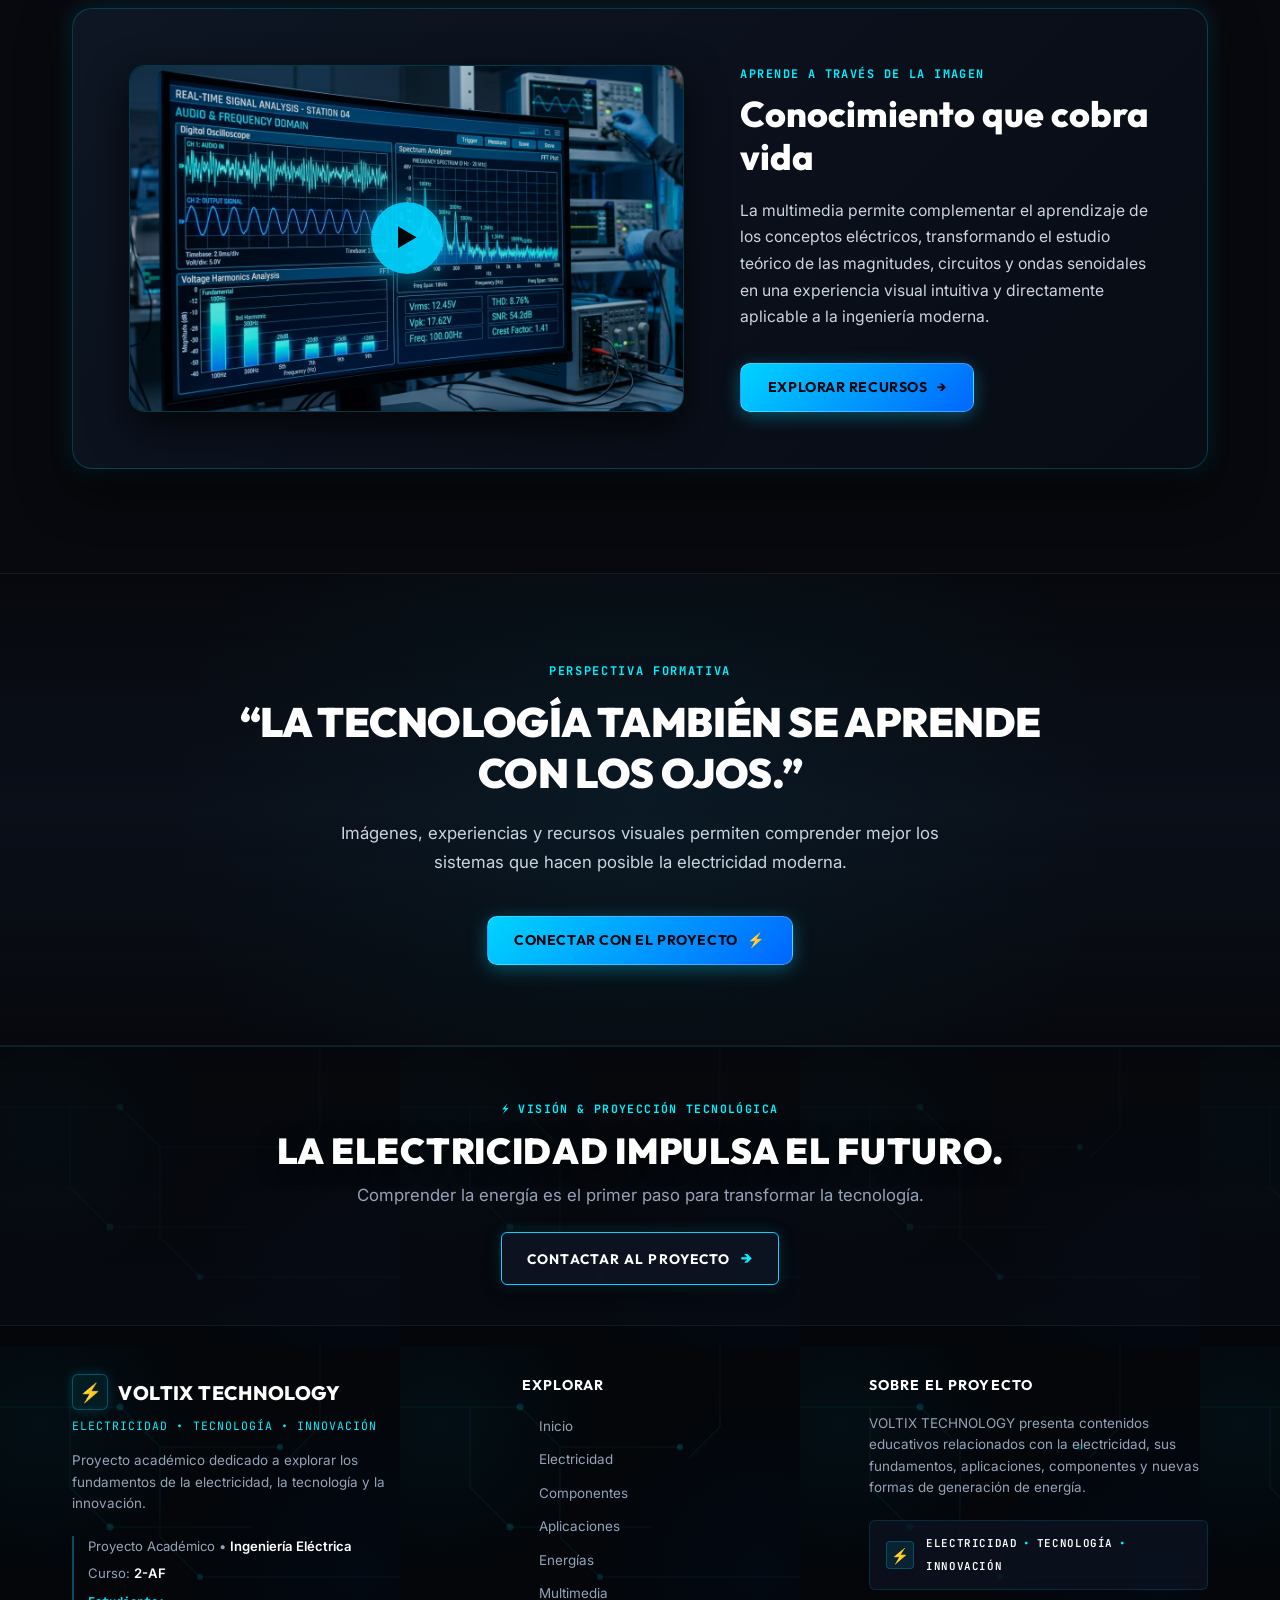
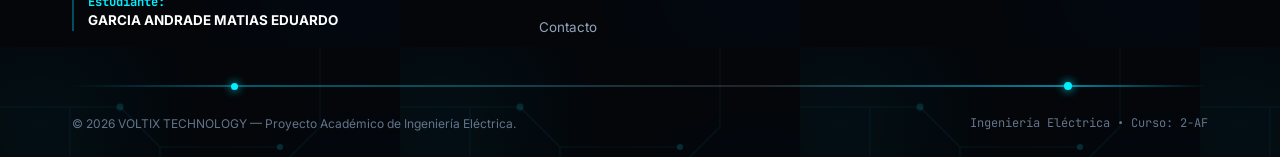
<file: multimedia.html>
<!DOCTYPE html>
<html lang="es">
<head>
  <meta charset="UTF-8">
  <meta name="viewport" content="width=device-width, initial-scale=1.0">
  <title>Multimedia | VOLTIX TECHNOLOGY</title>
  <meta name="description" content="Explora visualmente el mundo de la electricidad, la tecnología y la ingeniería a través de recursos audiovisuales y fotográficos de alta resolución.">
  <meta name="author" content="GARCIA ANDRADE MATIAS EDUARDO - Ingeniería Eléctrica Curso 2-AF">
  <meta name="theme-color" content="#07090e">

  <!-- Google Fonts -->
  <link rel="preconnect" href="https://fonts.googleapis.com">
  <link rel="preconnect" href="https://fonts.gstatic.com" crossorigin>
  <link href="https://fonts.googleapis.com/css2?family=Inter:wght@300;400;500;600;700&family=JetBrains+Mono:wght@400;500;600;700&family=Outfit:wght@500;600;700;800;900&display=swap" rel="stylesheet">

    <!-- Eliminación forzada de barra lateral de desplazamiento (Scrollbar oculta para iframe y navegador) -->
  <style>
    html, body, * {
      scrollbar-width: none !important;
      -ms-overflow-style: none !important;
    }
    ::-webkit-scrollbar,
    html::-webkit-scrollbar,
    body::-webkit-scrollbar,
    *::-webkit-scrollbar {
      display: none !important;
      width: 0 !important;
      height: 0 !important;
      background: transparent !important;
    }
  </style>
  <link rel="stylesheet" href="css/style.css?v=3.0">
</head>
<body>

  <div class="tech-grid-overlay" aria-hidden="true"></div>

  <!-- HEADER GLOBAL IDÉNTICO A LA REFERENCIA OFICIAL -->
  <header class="site-header" id="header">
    <div class="container header-container">
      <a href="inicio.html" class="brand-logo" aria-label="VOLTIX TECHNOLOGY - Inicio">
        <div class="brand-icon-box">⚡</div>
        <div class="brand-text">
          <span class="brand-title">VOLTIX TECHNOLOGY</span>
          <span class="brand-subtitle">Electricidad • Innovación</span>
        </div>
      </a>

      <nav class="nav-menu" id="navMenu" aria-label="Navegación principal">
        <a href="inicio.html" class="nav-link">Inicio</a>
        <a href="electricidad.html" class="nav-link">Electricidad</a>
        <a href="componentes.html" class="nav-link">Componentes</a>
        <a href="aplicaciones.html" class="nav-link">Aplicaciones</a>
        <a href="energias.html" class="nav-link">Energías</a>
        <a href="multimedia.html" class="nav-link active">Multimedia</a>
        <a href="contacto.html" class="nav-link">Contacto</a>
      </nav>

      <button class="mobile-toggle" id="mobileToggle" aria-label="Abrir menú de navegación" aria-expanded="false">
        <span></span>
        <span></span>
        <span></span>
      </button>
    </div>
  </header>

  <main>
    <!-- ==========================================================================
         SECCIÓN 1 — HERO EDITORIAL DE MULTIMEDIA
         ========================================================================== -->
    <section class="editorial-hero-section">
      <div class="container">
        <div class="editorial-hero-grid">
          <div class="editorial-hero-content">
            <span class="editorial-hero-eyebrow">⚡ REGISTRO VISUAL & EXPERIMENTACIÓN</span>
            <h1 class="editorial-hero-title">
              MULTI<span class="text-gradient">MEDIA</span>
            </h1>
            <p class="editorial-hero-subtitle">
              “Explora visualmente el mundo de la electricidad, la tecnología y la ingeniería.”
            </p>
            <a href="#galeria-editorial" class="hero-explore-link">
              <span>Explorar galería</span>
              <span class="explore-arrow">↓</span>
            </a>
          </div>
          <div class="editorial-hero-visual">
            <div class="editorial-hero-frame">
              <img src="assets/images/intro-lab.jpg" alt="Laboratorio de ensayos e instrumentación eléctrica">
              <div class="editorial-hero-badge">
                <span class="dot"></span>
                <span>VOLTIX LAB • REGISTRO TÉCNICO</span>
              </div>
            </div>
          </div>
        </div>
      </div>
    </section>

    <!-- ==========================================================================
         SECCIÓN 2 — GALERÍA PRINCIPAL EDITORIAL ASIMÉTRICA
         ========================================================================== -->
    <section class="section" id="galeria-editorial" style="padding-bottom: 2rem;">
      <div class="container">
        <div class="editorial-heading" style="margin-bottom: 2rem;">
          <span class="editorial-pre">ARCHIVO TÉCNICO</span>
          <h2 class="editorial-title">EXPLORA EL MUNDO ELÉCTRICO</h2>
          <p class="editorial-desc">
            Composición editorial de registro visual que integra instrumentación de laboratorio, dispositivos electrónicos y redes de potencia con un tratamiento de alto contraste y detalle tecnológico.
          </p>
        </div>

        <!-- ESTRUCTURA EDITORIAL ASIMÉTRICA -->
        <div class="media-editorial-showcase">
          <!-- IMAGEN PRINCIPAL GRANDE (IZQUIERDA) -->
          <div class="media-showcase-primary">
            <img src="assets/images/components-banner.jpg" alt="Montaje de circuitos y dispositivos pasivos de potencia" loading="lazy">
            <div class="media-showcase-caption">
              <div class="media-showcase-kicker">INFRAESTRUCTURA DE CIRCUITOS</div>
              <h3 class="media-showcase-title">Arquitectura y Dispositivos Electrotécnicos</h3>
              <p class="media-showcase-desc">
                Disposición de inductores toroidales, condensadores electrolíticos de filtrado y pistas conductoras reforzadas para alta densidad de corriente en placas electrónicas industriales.
              </p>
            </div>
          </div>

          <!-- IMÁGENES SECUNDARIAS APILADAS (DERECHA) -->
          <div class="media-showcase-stack">
            <!-- Secundaria 1 -->
            <div class="media-showcase-secondary">
              <img src="assets/images/multimedia-preview.jpg" alt="Osciloscopio digital en banco de pruebas" loading="lazy">
              <div class="media-showcase-secondary-caption">
                <h4 class="media-showcase-secondary-title">Metrología y Señales AC</h4>
                <p class="media-showcase-secondary-desc">
                  Análisis de ondas senoidales, desfase angular y medición de parámetros RMS en ensayos dinámicos.
                </p>
              </div>
            </div>

            <!-- Secundaria 2 -->
            <div class="media-showcase-secondary">
              <img src="assets/images/app-industry.jpg" alt="Subestación eléctrica y transformadores de potencia" loading="lazy">
              <div class="media-showcase-secondary-caption">
                <h4 class="media-showcase-secondary-title">Sistemas de Media Tensión</h4>
                <p class="media-showcase-secondary-desc">
                  Celdas blindadas de distribución y transformadores trifásicos para instalaciones fabriles.
                </p>
              </div>
            </div>
          </div>
        </div>

        <!-- ==========================================================================
             SECCIÓN 3 — CATEGORÍAS VISUALES
             ========================================================================== -->
        <div class="media-categories-section">
          <div class="media-categories-heading">
            <span>CATEGORÍAS VISUALES</span>
          </div>

          <div class="media-categories-grid">
            <!-- Categoría 1: Laboratorio -->
            <a href="#video-seccion" class="media-category-card">
              <img src="assets/images/intro-lab.jpg" alt="Laboratorio Eléctrico">
              <span class="media-category-name">
                <span>LABORATORIO</span>
                <span class="media-category-icon">→</span>
              </span>
            </a>

            <!-- Categoría 2: Componentes -->
            <a href="componentes.html" class="media-category-card">
              <img src="assets/images/comp-capacitor.jpg" alt="Componentes Eléctricos">
              <span class="media-category-name">
                <span>COMPONENTES</span>
                <span class="media-category-icon">→</span>
              </span>
            </a>

            <!-- Categoría 3: Circuitos -->
            <a href="electricidad.html" class="media-category-card">
              <img src="assets/images/cta-energy.jpg" alt="Circuitos y Redes">
              <span class="media-category-name">
                <span>CIRCUITOS</span>
                <span class="media-category-icon">→</span>
              </span>
            </a>

            <!-- Categoría 4: Energía -->
            <a href="energias.html" class="media-category-card">
              <img src="assets/images/hero-energy.jpg" alt="Generación y Transmisión de Energía">
              <span class="media-category-name">
                <span>ENERGÍA</span>
                <span class="media-category-icon">→</span>
              </span>
            </a>

            <!-- Categoría 5: Tecnología -->
            <a href="aplicaciones.html" class="media-category-card">
              <img src="assets/images/app-tech.jpg" alt="Tecnología y Telecomunicaciones">
              <span class="media-category-name">
                <span>TECNOLOGÍA</span>
                <span class="media-category-icon">→</span>
              </span>
            </a>
          </div>
        </div>

        <!-- ==========================================================================
             SECCIÓN 4 — SECCIÓN DE VIDEO: APRENDE A TRAVÉS DE LA IMAGEN
             ========================================================================== -->
        <div class="media-cinematic-section" id="video-seccion">
          <div class="media-cinematic-wrap">
            <div class="media-cinematic-frame" data-video-target="video-demo" role="button" tabindex="0" aria-label="Abrir simulación de osciloscopio digital">
              <img src="assets/images/multimedia-preview.jpg" alt="Demostración visual de señal senoidal en osciloscopio">
              <div class="media-cinematic-play-btn" aria-hidden="true">▶</div>
            </div>

            <div class="media-cinematic-content">
              <div class="cinematic-pre">APRENDE A TRAVÉS DE LA IMAGEN</div>
              <h3 class="cinematic-title">Conocimiento que cobra vida</h3>
              <p class="cinematic-desc">
                La multimedia permite complementar el aprendizaje de los conceptos eléctricos, transformando el estudio teórico de las magnitudes, circuitos y ondas senoidales en una experiencia visual intuitiva y directamente aplicable a la ingeniería moderna.
              </p>
              <a href="#mediaModal" class="btn btn-primary" data-video-target="video-demo" role="button">
                <span>EXPLORAR RECURSOS</span>
                <span class="btn-icon">→</span>
              </a>
            </div>
          </div>
        </div>

      </div>
    </section>

    <!-- ==========================================================================
         SECCIÓN 5 — CIERRE MULTIMEDIA DE ANCHO COMPLETO
         ========================================================================== -->
    <section class="media-full-closing">
      <div class="container">
        <div class="media-closing-kicker">PERSPECTIVA FORMATIVA</div>
        <h2 class="media-closing-title">
          “LA TECNOLOGÍA TAMBIÉN SE APRENDE CON LOS OJOS.”
        </h2>
        <p class="media-closing-text">
          Imágenes, experiencias y recursos visuales permiten comprender mejor los sistemas que hacen posible la electricidad moderna.
        </p>
        <a href="contacto.html" class="btn btn-primary">
          <span>CONECTAR CON EL PROYECTO</span>
          <span class="btn-icon">⚡</span>
        </a>
      </div>
    </section>
  </main>

  <!-- MODAL DE SIMULACIÓN DE OSCILOSCOPIO -->
  <div class="voltix-modal" id="mediaModal" aria-hidden="true" role="dialog" aria-modal="true" style="position: fixed; inset: 0; background: rgba(4, 6, 10, 0.92); backdrop-filter: blur(16px); z-index: 200; display: none; align-items: center; justify-content: center; padding: 1.5rem;">
    <div style="background: #0f1728; border: 1px solid rgba(0, 212, 255, 0.4); border-radius: 16px; max-width: 820px; width: 100%; overflow: hidden; box-shadow: 0 25px 60px rgba(0,0,0,0.85); position: relative; padding: 2.25rem;">
      <button class="modal-close-btn" id="modalClose" aria-label="Cerrar modal" style="position: absolute; top: 1.25rem; right: 1.25rem; background: rgba(7,9,14,0.8); border: 1px solid rgba(0,212,255,0.3); color: #fff; width: 36px; height: 36px; border-radius: 50%; font-size: 1.2rem; cursor: pointer; display: flex; align-items: center; justify-content: center;">&times;</button>
      
      <div style="font-family: var(--font-mono); font-size: 0.72rem; color: var(--electric-cyan); text-transform: uppercase; letter-spacing: 0.1em; margin-bottom: 0.35rem;">BANCO DE PRUEBAS VIRTUAL</div>
      <h3 style="color: #ffffff; font-family: var(--font-heading); margin-bottom: 0.4rem; font-size: 1.35rem; font-weight: 800;">Visualización de Ondas en Osciloscopio Digital</h3>
      <p style="font-size: 0.88rem; color: #94a3b8; margin-bottom: 1.5rem; line-height: 1.5;">
        Señal senoidal pura de corriente alterna (60 Hz) obtenida en ensayo experimental.
      </p>
      
      <div style="position: relative; aspect-ratio: 16/9; background: #060b14; border-radius: 10px; overflow: hidden; border: 1px solid rgba(0,212,255,0.25);">
        <canvas id="oscilloCanvas" style="width: 100%; height: 100%; display: block;"></canvas>
      </div>

      <div style="display: flex; justify-content: space-between; align-items: center; margin-top: 1.25rem; padding-top: 1rem; border-top: 1px solid rgba(255,255,255,0.06); font-family: var(--font-mono); font-size: 0.78rem; color: #cbd5e1;">
        <span>CH1: 100 mV / DIV</span>
        <span>TIME: 2.0 ms / DIV</span>
        <span style="color: var(--electric-cyan); font-weight: 700;">f = 60.0 Hz • Vrms = 120.0 V</span>
      </div>
    </div>
  </div>

  <!-- ==========================================================================
       FOOTER TECNOLÓGICO PREMIUM OFICIAL (3 NIVELES)
       ========================================================================== -->
  <footer class="site-footer-premium">
    <!-- NIVEL 1 — CIERRE VISUAL / TRANSICIÓN -->
    <div class="footer-transition-level">
      <div class="container">
        <div class="footer-transition-pretitle">⚡ VISIÓN & PROYECCIÓN TECNOLÓGICA</div>
        <h2 class="footer-transition-title">LA ELECTRICIDAD IMPULSA EL FUTURO.</h2>
        <p class="footer-transition-subtitle">
          Comprender la energía es el primer paso para transformar la tecnología.
        </p>
        <a href="contacto.html" class="btn-footer-explore">
          <span>CONTACTAR AL PROYECTO</span>
          <span class="explore-arrow">→</span>
        </a>
      </div>
    </div>

    <!-- NIVEL 2 — FOOTER PRINCIPAL (3 COLUMNAS) -->
    <div class="footer-main-level">
      <div class="container">
        <div class="premium-footer-grid">
          <!-- Columna 1 — Identidad y Datos Académicos -->
          <div class="premium-footer-col-brand">
            <div class="footer-logo-wrap">
              <div class="footer-logo-icon">⚡</div>
              <span class="footer-logo-text">VOLTIX TECHNOLOGY</span>
            </div>
            <div class="footer-brand-slogan">Electricidad • Tecnología • Innovación</div>
            <p class="footer-brand-summary">
              Proyecto académico dedicado a explorar los fundamentos de la electricidad, la tecnología y la innovación.
            </p>
            <div class="footer-academic-block">
              <div class="acad-line">Proyecto Académico • <strong>Ingeniería Eléctrica</strong></div>
              <div class="acad-line">Curso: <strong>2-AF</strong></div>
              <div class="student-line">
                <span class="student-label">Estudiante:</span>
                <span class="student-name">GARCIA ANDRADE MATIAS EDUARDO</span>
              </div>
            </div>
          </div>

          <!-- Columna 2 — Explorar -->
          <div class="premium-footer-col-nav">
            <h3 class="premium-footer-title">EXPLORAR</h3>
            <nav class="footer-nav-premium" aria-label="Navegación del pie de página">
              <a href="inicio.html" class="footer-nav-link"><span class="nav-arrow">→</span><span>Inicio</span></a>
              <a href="electricidad.html" class="footer-nav-link"><span class="nav-arrow">→</span><span>Electricidad</span></a>
              <a href="componentes.html" class="footer-nav-link"><span class="nav-arrow">→</span><span>Componentes</span></a>
              <a href="aplicaciones.html" class="footer-nav-link"><span class="nav-arrow">→</span><span>Aplicaciones</span></a>
              <a href="energias.html" class="footer-nav-link"><span class="nav-arrow">→</span><span>Energías</span></a>
              <a href="multimedia.html" class="footer-nav-link"><span class="nav-arrow">→</span><span>Multimedia</span></a>
              <a href="contacto.html" class="footer-nav-link"><span class="nav-arrow">→</span><span>Contacto</span></a>
            </nav>
          </div>

          <!-- Columna 3 — Sobre el Proyecto -->
          <div class="premium-footer-col-about">
            <h3 class="premium-footer-title">SOBRE EL PROYECTO</h3>
            <p class="footer-about-text">
              VOLTIX TECHNOLOGY presenta contenidos educativos relacionados con la electricidad, sus fundamentos, aplicaciones, componentes y nuevas formas de generación de energía.
            </p>
            <div class="footer-triad-badge">
              <div class="triad-icon">⚡</div>
              <div class="triad-items">
                <span>ELECTRICIDAD</span>
                <span class="triad-dot">•</span>
                <span>TECNOLOGÍA</span>
                <span class="triad-dot">•</span>
                <span>INNOVACIÓN</span>
              </div>
            </div>
          </div>
        </div>
      </div>
    </div>

    <!-- SEPARADOR PISTA DE CIRCUITO -->
    <div class="footer-circuit-divider">
      <div class="container">
        <div class="pcb-trace-line">
          <span class="pcb-node start"></span>
          <span class="pcb-node end"></span>
        </div>
      </div>
    </div>

    <!-- NIVEL 3 — COPYRIGHT -->
    <div class="footer-bottom-level">
      <div class="container">
        <div class="footer-bottom-flex">
          <div class="footer-bottom-left">
            <span>© 2026 VOLTIX TECHNOLOGY — Proyecto Académico de Ingeniería Eléctrica.</span>
          </div>
          <div class="footer-bottom-right">
            <span>Ingeniería Eléctrica • Curso: 2-AF</span>
          </div>
        </div>
      </div>
    </div>
  </footer>

  <script src="js/main.js?v=3.0"></script>
  <script src="js/google-sites-nav.js?v=3.0"></script>
</body>
</html>
</file>
<file: css/style.css>
/* ==========================================================================
   VOLTIX TECHNOLOGY — SISTEMA DE DISEÑO PERFECCIONADO
   Lema: Electricidad • Tecnología • Innovación
   Proyecto Académico • Ingeniería Eléctrica • Curso: 2-AF
   Estilo: Académico, Tecnológico, Elegante, Dark Mode, Minimalista
   ========================================================================== */

/* --- 1. Variables & Tokens de Diseño --- */
:root {
  color-scheme: dark;
  /* Paleta Base Dark & Electric */
  --bg-primary: #07090e;
  --bg-surface-1: #0c101a;
  --bg-surface-2: #111726;
  --bg-surface-3: #162035;
  --bg-card: rgba(16, 23, 37, 0.75);
  --bg-card-hover: rgba(22, 32, 52, 0.9);
  --bg-glass: rgba(12, 16, 26, 0.8);

  /* Acentos Eléctricos */
  --electric-blue: #00d4ff;
  --electric-cyan: #00f0ff;
  --electric-deep: #0066ff;
  --electric-glow: rgba(0, 212, 255, 0.25);
  --electric-glow-strong: rgba(0, 212, 255, 0.5);
  --electric-subtle: rgba(0, 212, 255, 0.06);

  /* Acentos de Energía (usados con moderación) */
  --energy-solar: #ffb703;
  --energy-wind: #38bdf8;
  --energy-hydro: #06b6d4;
  --energy-geo: #f97316;

  /* Tipografía y Jerarquía */
  --text-white: #ffffff;
  --text-primary: #f1f5f9;
  --text-secondary: #94a3b8;
  --text-muted: #64748b;

  /* Bordes & Separadores Finos */
  --border-subtle: rgba(255, 255, 255, 0.07);
  --border-card: rgba(0, 212, 255, 0.14);
  --border-glow: rgba(0, 212, 255, 0.38);

  /* Tipografías */
  --font-heading: 'Outfit', -apple-system, BlinkMacSystemFont, 'Segoe UI', Roboto, sans-serif;
  --font-body: 'Inter', -apple-system, BlinkMacSystemFont, 'Segoe UI', Roboto, sans-serif;
  --font-mono: 'JetBrains Mono', monospace;

  /* Radios & Sombras */
  --radius-sm: 6px;
  --radius-md: 10px;
  --radius-lg: 16px;
  --radius-xl: 20px;
  --radius-full: 9999px;

  --transition-fast: 0.2s cubic-bezier(0.4, 0, 0.2, 1);
  --transition-smooth: 0.3s cubic-bezier(0.16, 1, 0.3, 1);

  --shadow-card: 0 12px 32px -8px rgba(0, 0, 0, 0.55);
  --shadow-glow: 0 0 24px rgba(0, 212, 255, 0.18);

  /* Layout */
  --container-max: 1200px;
  --header-height: 74px;
}

/* --- 2. Reset & Estilos Base --- */
*, *::before, *::after {
  box-sizing: border-box;
  margin: 0;
  padding: 0;
}

html {
  scroll-behavior: smooth;
  scroll-padding-top: var(--header-height);
  font-size: 16px;
  -webkit-font-smoothing: antialiased;
  scrollbar-width: none !important;
  -ms-overflow-style: none !important;
}

body {
  font-family: var(--font-body);
  background-color: var(--bg-primary);
  color: var(--text-primary);
  line-height: 1.6;
  overflow-x: hidden;
  scrollbar-width: none !important;
  -ms-overflow-style: none !important;
  background-image: 
    radial-gradient(circle at 20% 15%, rgba(0, 102, 255, 0.05) 0%, transparent 40%),
    radial-gradient(circle at 80% 80%, rgba(0, 212, 255, 0.04) 0%, transparent 45%),
    linear-gradient(to bottom, #07090e, #07090e);
  background-attachment: fixed;
}

/* Eliminación total de barra lateral de desplazamiento (Scrollbar oculta) */
* {
  scrollbar-width: none !important;
  -ms-overflow-style: none !important;
}

::-webkit-scrollbar,
html::-webkit-scrollbar,
body::-webkit-scrollbar,
*::-webkit-scrollbar {
  display: none !important;
  width: 0 !important;
  height: 0 !important;
  background: transparent !important;
}

/* Cuadrícula Tecnológica Sutil */
.tech-grid-overlay {
  position: fixed;
  top: 0;
  left: 0;
  width: 100%;
  height: 100%;
  pointer-events: none;
  z-index: 0;
  background-size: 50px 50px;
  background-image: 
    linear-gradient(to right, rgba(255, 255, 255, 0.012) 1px, transparent 1px),
    linear-gradient(to bottom, rgba(255, 255, 255, 0.012) 1px, transparent 1px);
  mask-image: radial-gradient(ellipse at center, rgba(0,0,0,1) 50%, rgba(0,0,0,0.2) 100%);
}

img {
  max-width: 100%;
  height: auto;
  display: block;
}

a {
  color: inherit;
  text-decoration: none;
  transition: color var(--transition-fast);
}

button {
  font-family: inherit;
  cursor: pointer;
  border: none;
  background: none;
}

ul {
  list-style: none;
}

.container {
  width: 100%;
  max-width: var(--container-max);
  margin-left: auto;
  margin-right: auto;
  padding-left: 1.5rem;
  padding-right: 1.5rem;
  position: relative;
  z-index: 1;
}

/* Espaciados de Sección Equilibrados (Sin vacíos gigantes) */
.section {
  padding: 4.75rem 0;
  position: relative;
}

.section--alt {
  background-color: rgba(12, 16, 26, 0.45);
  border-top: 1px solid var(--border-subtle);
  border-bottom: 1px solid var(--border-subtle);
}

/* Encabezados de Sección Naturales (Sin etiquetas decorativas falsas) */
.section-header {
  text-align: center;
  max-width: 720px;
  margin: 0 auto 3rem auto;
}

.section-kicker {
  font-family: var(--font-mono);
  font-size: 0.74rem;
  font-weight: 700;
  color: var(--electric-cyan);
  text-transform: uppercase;
  letter-spacing: 0.12em;
  margin-bottom: 0.45rem;
  display: inline-block;
}

.section-title {
  font-family: var(--font-heading);
  font-size: clamp(1.85rem, 3vw, 2.5rem);
  font-weight: 700;
  color: var(--text-white);
  line-height: 1.25;
  letter-spacing: -0.02em;
  margin-bottom: 0.75rem;
}

.text-gradient {
  background: linear-gradient(135deg, #ffffff 40%, var(--electric-blue) 100%);
  -webkit-background-clip: text;
  -webkit-text-fill-color: transparent;
}

.section-subtitle {
  font-size: 1.05rem;
  color: var(--text-secondary);
  line-height: 1.55;
}

/* --- 3. Header & Navegación --- */
.site-header {
  position: sticky;
  top: 0;
  width: 100%;
  height: var(--header-height);
  background: rgba(7, 9, 14, 0.92);
  backdrop-filter: blur(14px);
  -webkit-backdrop-filter: blur(14px);
  border-bottom: 1px solid var(--border-subtle);
  z-index: 100;
  transition: all var(--transition-smooth);
}

.site-header.scrolled {
  background: rgba(7, 9, 14, 0.98);
  border-bottom-color: var(--border-card);
  box-shadow: 0 8px 24px rgba(0, 0, 0, 0.5);
}

.header-container {
  display: flex;
  align-items: center;
  justify-content: space-between;
  height: 100%;
}

.brand-logo {
  display: flex;
  align-items: center;
  gap: 0.7rem;
  font-family: var(--font-heading);
  font-size: 1.15rem;
  font-weight: 800;
  letter-spacing: 0.03em;
  color: var(--text-white);
}

.brand-icon-box {
  width: 36px;
  height: 36px;
  border-radius: var(--radius-sm);
  background: linear-gradient(135deg, rgba(0, 212, 255, 0.15), rgba(0, 102, 255, 0.25));
  border: 1px solid var(--electric-blue);
  display: flex;
  align-items: center;
  justify-content: center;
  color: var(--electric-cyan);
  font-size: 1.1rem;
  box-shadow: 0 0 12px var(--electric-glow);
  transition: transform var(--transition-smooth);
}

.brand-logo:hover .brand-icon-box {
  transform: scale(1.05);
}

.brand-text {
  display: flex;
  flex-direction: column;
}

.brand-title {
  font-weight: 800;
  line-height: 1.1;
  color: var(--text-white);
}

.brand-subtitle {
  font-size: 0.65rem;
  font-weight: 600;
  letter-spacing: 0.12em;
  text-transform: uppercase;
  color: var(--electric-blue);
  font-family: var(--font-mono);
}

.nav-menu {
  display: flex;
  align-items: center;
  gap: 1.5rem;
}

.nav-link {
  font-family: var(--font-heading);
  font-size: 0.82rem;
  font-weight: 600;
  letter-spacing: 0.05em;
  text-transform: uppercase;
  color: var(--text-secondary);
  position: relative;
  padding: 0.35rem 0;
  transition: color var(--transition-fast);
}

.nav-link::after {
  content: '';
  position: absolute;
  bottom: 0;
  left: 0;
  width: 0;
  height: 2px;
  background: var(--electric-blue);
  box-shadow: 0 0 8px var(--electric-blue);
  transition: width var(--transition-smooth);
  border-radius: var(--radius-full);
}

.nav-link:hover,
.nav-link.active {
  color: var(--text-white);
  text-shadow: 0 0 10px rgba(0, 212, 255, 0.5);
}

.nav-link:hover::after,
.nav-link.active::after {
  width: 100%;
}

.mobile-toggle {
  display: none;
  flex-direction: column;
  justify-content: space-between;
  width: 26px;
  height: 18px;
  background: transparent;
  border: none;
  cursor: pointer;
  z-index: 110;
}

.mobile-toggle span {
  display: block;
  height: 2px;
  width: 100%;
  background: var(--text-white);
  border-radius: 2px;
  transition: all var(--transition-smooth);
}

.mobile-toggle.active span:nth-child(1) {
  transform: translateY(8px) rotate(45deg);
  background: var(--electric-blue);
}

.mobile-toggle.active span:nth-child(2) {
  opacity: 0;
}

.mobile-toggle.active span:nth-child(3) {
  transform: translateY(-8px) rotate(-45deg);
  background: var(--electric-blue);
}

/* --- 4. Botones --- */
.btn {
  display: inline-flex;
  align-items: center;
  justify-content: center;
  gap: 0.6rem;
  padding: 0.75rem 1.65rem;
  font-family: var(--font-heading);
  font-size: 0.88rem;
  font-weight: 700;
  letter-spacing: 0.04em;
  text-transform: uppercase;
  border-radius: var(--radius-md);
  transition: all var(--transition-smooth);
  position: relative;
  cursor: pointer;
}

.btn-primary {
  background: linear-gradient(135deg, #00d4ff, #0066ff);
  color: #050810;
  box-shadow: 0 4px 18px rgba(0, 212, 255, 0.35);
  border: 1px solid rgba(255, 255, 255, 0.25);
}

.btn-primary:hover {
  transform: translateY(-2px);
  box-shadow: 0 6px 25px rgba(0, 212, 255, 0.55);
  background: linear-gradient(135deg, #00f0ff, #0052cc);
  color: #03050a;
}

.btn-secondary {
  background: rgba(16, 23, 37, 0.6);
  color: var(--text-white);
  border: 1px solid var(--border-card);
  backdrop-filter: blur(8px);
}

.btn-secondary:hover {
  border-color: var(--electric-blue);
  background: rgba(0, 212, 255, 0.08);
  color: var(--electric-blue);
  transform: translateY(-2px);
}

.btn-icon {
  transition: transform var(--transition-fast);
}

.btn:hover .btn-icon {
  transform: translateX(3px);
}

/* --- 5. Hero Principal (Equilibrado, Sin Estadísticas Inventadas) --- */
.hero-section {
  position: relative;
  min-height: calc(88vh - var(--header-height));
  display: flex;
  align-items: center;
  justify-content: center;
  padding: 4rem 0 4.5rem 0;
  overflow: hidden;
}

.hero-background-wrapper {
  position: absolute;
  inset: 0;
  z-index: 0;
  pointer-events: none;
}

.hero-bg-img {
  width: 100%;
  height: 100%;
  object-fit: cover;
  object-position: center;
  opacity: 0.28;
  filter: contrast(1.15) brightness(0.85);
  mask-image: radial-gradient(circle at center, rgba(0,0,0,1) 40%, rgba(0,0,0,0) 80%);
}

.hero-canvas {
  position: absolute;
  top: 0;
  left: 0;
  width: 100%;
  height: 100%;
  z-index: 1;
}

.hero-gradient-overlay {
  position: absolute;
  inset: 0;
  background: radial-gradient(circle at 50% 40%, rgba(0, 102, 255, 0.1) 0%, transparent 60%),
              linear-gradient(to bottom, transparent 65%, var(--bg-primary) 100%);
  z-index: 2;
}

.hero-content {
  text-align: center;
  max-width: 840px;
  margin: 0 auto;
  position: relative;
  z-index: 3;
}

.hero-title {
  font-family: var(--font-heading);
  font-size: clamp(2.6rem, 5.5vw, 4.75rem);
  font-weight: 900;
  color: var(--text-white);
  line-height: 1.1;
  letter-spacing: -0.03em;
  margin-bottom: 1rem;
  text-shadow: 0 8px 30px rgba(0, 0, 0, 0.8);
}

.hero-title .glow-electric {
  background: linear-gradient(135deg, #ffffff 20%, #67e8f9 60%, #00d4ff 100%);
  -webkit-background-clip: text;
  -webkit-text-fill-color: transparent;
  display: block;
}

.hero-slogan {
  font-family: var(--font-mono);
  font-size: clamp(0.9rem, 1.8vw, 1.2rem);
  font-weight: 500;
  letter-spacing: 0.12em;
  text-transform: uppercase;
  color: var(--electric-blue);
  margin-bottom: 1.25rem;
  display: flex;
  align-items: center;
  justify-content: center;
  gap: 0.65rem;
}

.hero-slogan span.dot {
  color: var(--text-muted);
}

.hero-description {
  font-size: clamp(1.05rem, 1.8vw, 1.25rem);
  color: #cbd5e1;
  max-width: 620px;
  margin: 0 auto 2.25rem auto;
  line-height: 1.6;
}

.hero-actions {
  display: flex;
  align-items: center;
  justify-content: center;
  gap: 1.25rem;
  flex-wrap: wrap;
}

/* --- 6. Sección 1 — Introducción (Composición Equilibrada) --- */
.intro-grid {
  display: grid;
  grid-template-columns: 1.15fr 0.85fr;
  gap: 3.5rem;
  align-items: center;
}

.intro-content {
  display: flex;
  flex-direction: column;
  gap: 1.25rem;
}

.intro-lead {
  font-size: 1.12rem;
  font-weight: 400;
  color: #cbd5e1;
  line-height: 1.65;
}

.intro-lead strong {
  color: var(--text-white);
  font-weight: 600;
}

.intro-cards-stack {
  display: flex;
  flex-direction: column;
  gap: 0.85rem;
  margin-top: 0.5rem;
}

.intro-card-mini {
  background: rgba(16, 23, 37, 0.65);
  border: 1px solid var(--border-subtle);
  border-left: 3px solid var(--electric-blue);
  border-radius: var(--radius-sm);
  padding: 0.9rem 1.15rem;
  transition: all var(--transition-fast);
}

.intro-card-mini:hover {
  background: rgba(22, 32, 52, 0.85);
  border-color: var(--border-card);
  border-left-color: var(--electric-cyan);
  transform: translateX(4px);
}

.intro-card-header {
  display: flex;
  align-items: center;
  gap: 0.55rem;
  margin-bottom: 0.25rem;
}

.intro-card-icon {
  color: var(--electric-blue);
  font-size: 1rem;
}

.intro-card-title {
  font-family: var(--font-heading);
  font-size: 0.95rem;
  font-weight: 700;
  color: var(--text-white);
}

.intro-card-desc {
  font-size: 0.85rem;
  color: var(--text-secondary);
  line-height: 1.5;
}

/* Marco de Imagen de Introducción Integrado */
.intro-visual {
  position: relative;
}

.intro-image-frame {
  position: relative;
  border-radius: var(--radius-lg);
  overflow: hidden;
  border: 1px solid var(--border-card);
  box-shadow: 0 16px 36px rgba(0, 0, 0, 0.6), var(--shadow-glow);
  background: var(--bg-surface-2);
}

.intro-image-frame img {
  width: 100%;
  height: 100%;
  object-fit: cover;
  transition: transform var(--transition-smooth);
}

.intro-image-frame:hover img {
  transform: scale(1.02);
}

/* --- 7. Sección 2 — Pilares de Voltix Technology (Con Fondo de Circuito) --- */
.pillars-grid {
  display: grid;
  grid-template-columns: repeat(3, 1fr);
  gap: 1.75rem;
}

.pillar-card {
  background: var(--bg-card);
  border: 1px solid var(--border-card);
  border-radius: var(--radius-lg);
  padding: 2.25rem 1.85rem;
  position: relative;
  overflow: hidden;
  transition: all var(--transition-smooth);
  backdrop-filter: blur(10px);
  display: flex;
  flex-direction: column;
}

/* Detalle sutil de circuito en el fondo de la tarjeta */
.pillar-card::before {
  content: '';
  position: absolute;
  top: 0;
  right: 0;
  width: 120px;
  height: 120px;
  background-image: url("data:image/svg+xml,%3Csvg xmlns='http://www.w3.org/2000/svg' viewBox='0 0 100 100'%3E%3Cpath d='M10 20 H50 V60 H90 M50 20 V40 H80' stroke='%2300d4ff' stroke-width='1.5' fill='none' stroke-linecap='round'/%3E%3Ccircle cx='90' cy='60' r='3' fill='%2300d4ff'/%3E%3Ccircle cx='80' cy='40' r='3' fill='%2300d4ff'/%3E%3C/svg%3E");
  background-repeat: no-repeat;
  background-position: top right;
  opacity: 0.08;
  pointer-events: none;
  transition: opacity var(--transition-smooth);
}

.pillar-card:hover {
  transform: translateY(-5px);
  border-color: var(--border-glow);
  box-shadow: var(--shadow-card), 0 0 20px rgba(0, 212, 255, 0.15);
  background: var(--bg-card-hover);
}

.pillar-card:hover::before {
  opacity: 0.16;
}

.pillar-icon-box {
  width: 52px;
  height: 52px;
  border-radius: var(--radius-md);
  background: rgba(0, 212, 255, 0.08);
  border: 1px solid rgba(0, 212, 255, 0.2);
  display: flex;
  align-items: center;
  justify-content: center;
  font-size: 1.6rem;
  margin-bottom: 1.25rem;
  color: var(--electric-cyan);
  transition: all var(--transition-smooth);
}

.pillar-card:hover .pillar-icon-box {
  background: var(--electric-blue);
  color: #050810;
  box-shadow: 0 0 16px var(--electric-glow);
}

.pillar-title {
  font-family: var(--font-heading);
  font-size: 1.25rem;
  font-weight: 700;
  color: var(--text-white);
  margin-bottom: 0.65rem;
}

.pillar-description {
  font-size: 0.92rem;
  color: var(--text-secondary);
  line-height: 1.6;
  flex-grow: 1;
}

.pillar-footer {
  margin-top: 1.5rem;
  padding-top: 1rem;
  border-top: 1px solid var(--border-subtle);
}

.pillar-link {
  font-family: var(--font-heading);
  font-size: 0.82rem;
  font-weight: 700;
  text-transform: uppercase;
  letter-spacing: 0.06em;
  color: var(--electric-blue);
  display: inline-flex;
  align-items: center;
  gap: 0.4rem;
}

.pillar-link:hover {
  color: var(--text-white);
}

/* --- 8. Fundamentos (Compacto, Riguroso y Visual) --- */
.fundamentals-grid {
  display: grid;
  grid-template-columns: repeat(4, 1fr);
  gap: 1.25rem;
  margin-bottom: 2.75rem;
}

.fund-card {
  background: var(--bg-card);
  border: 1px solid var(--border-card);
  border-radius: var(--radius-md);
  padding: 1.5rem;
  transition: all var(--transition-smooth);
  display: flex;
  flex-direction: column;
}

.fund-card:hover {
  transform: translateY(-4px);
  border-color: var(--electric-blue);
  box-shadow: 0 10px 24px rgba(0, 0, 0, 0.4), 0 0 15px rgba(0, 212, 255, 0.12);
}

.fund-header {
  display: flex;
  align-items: center;
  justify-content: space-between;
  margin-bottom: 0.85rem;
}

.fund-icon {
  font-size: 1.4rem;
  color: var(--electric-cyan);
}

.fund-unit-badge {
  font-family: var(--font-mono);
  font-size: 0.75rem;
  font-weight: 600;
  color: var(--electric-cyan);
  background: rgba(0, 212, 255, 0.08);
  padding: 0.2rem 0.55rem;
  border-radius: var(--radius-sm);
  border: 1px solid rgba(0, 212, 255, 0.2);
}

.fund-name {
  font-family: var(--font-heading);
  font-size: 1.15rem;
  font-weight: 700;
  color: var(--text-white);
  margin-bottom: 0.45rem;
}

.fund-desc {
  font-size: 0.85rem;
  color: var(--text-secondary);
  line-height: 1.5;
  flex-grow: 1;
}

.fund-formula-tag {
  margin-top: 1rem;
  padding-top: 0.65rem;
  border-top: 1px solid var(--border-subtle);
  font-family: var(--font-mono);
  font-size: 0.82rem;
  font-weight: 600;
  color: var(--text-white);
}

/* Banner de la Ley de Ohm Compacto */
.ohm-compact-banner {
  background: linear-gradient(135deg, rgba(16, 23, 37, 0.95), rgba(12, 16, 26, 0.95));
  border: 1px solid var(--border-glow);
  border-radius: var(--radius-lg);
  padding: 2rem 2.25rem;
  display: grid;
  grid-template-columns: auto 1fr;
  gap: 2.25rem;
  align-items: center;
}

.ohm-formula-display {
  background: rgba(7, 9, 14, 0.85);
  border: 1px solid var(--border-card);
  padding: 1.25rem 2rem;
  border-radius: var(--radius-md);
  text-align: center;
}

.ohm-formula-text {
  font-family: var(--font-mono);
  font-size: 2.2rem;
  font-weight: 900;
  color: var(--electric-cyan);
  text-shadow: 0 0 15px rgba(0, 212, 255, 0.4);
  letter-spacing: 0.05em;
}

.ohm-formula-label {
  font-size: 0.72rem;
  text-transform: uppercase;
  color: var(--text-muted);
  letter-spacing: 0.06em;
  margin-top: 0.25rem;
}

.ohm-explanation-text h4 {
  font-family: var(--font-heading);
  font-size: 1.15rem;
  font-weight: 700;
  color: var(--text-white);
  margin-bottom: 0.4rem;
}

.ohm-explanation-text p {
  font-size: 0.88rem;
  color: var(--text-secondary);
  line-height: 1.6;
}

/* ==========================================================================
   8.1 PÁGINA ELECTRICIDAD — DISEÑO EDITORIAL Y TECNOLÓGICO
   Estilo: Revista de Ingeniería, Infográfico, Visual, Dinámico, Dark Mode
   ========================================================================== */

/* --- HERO EDITORIAL DE ELECTRICIDAD --- */
.elec-hero-section {
  padding: 4.5rem 0 3rem 0;
  position: relative;
  overflow: hidden;
}

.elec-hero-grid {
  display: grid;
  grid-template-columns: 1.15fr 0.85fr;
  gap: 3.5rem;
  align-items: center;
}

.elec-hero-content {
  display: flex;
  flex-direction: column;
  align-items: flex-start;
}

.elec-eyebrow {
  display: inline-flex;
  align-items: center;
  gap: 0.5rem;
  font-family: var(--font-mono);
  font-size: 0.78rem;
  font-weight: 600;
  letter-spacing: 0.12em;
  text-transform: uppercase;
  color: var(--electric-cyan);
  background: rgba(0, 212, 255, 0.08);
  border: 1px solid rgba(0, 212, 255, 0.2);
  padding: 0.35rem 0.85rem;
  border-radius: var(--radius-full);
  margin-bottom: 1.25rem;
}

.elec-hero-title {
  font-family: var(--font-heading);
  font-size: clamp(2.3rem, 4.5vw, 3.5rem);
  font-weight: 900;
  line-height: 1.15;
  color: var(--text-white);
  letter-spacing: -0.02em;
  margin-bottom: 1.25rem;
}

.elec-hero-subtitle {
  font-size: clamp(1.05rem, 1.8vw, 1.2rem);
  color: #cbd5e1;
  line-height: 1.65;
  margin-bottom: 2rem;
  max-width: 560px;
}

.hero-explore-link {
  display: inline-flex;
  align-items: center;
  gap: 0.6rem;
  font-family: var(--font-mono);
  font-size: 0.85rem;
  font-weight: 600;
  color: var(--electric-blue);
  text-transform: uppercase;
  letter-spacing: 0.08em;
  padding: 0.6rem 1.2rem;
  border-radius: var(--radius-sm);
  background: rgba(0, 212, 255, 0.06);
  border: 1px solid rgba(0, 212, 255, 0.25);
  transition: all var(--transition-fast);
}

.hero-explore-link:hover {
  background: rgba(0, 212, 255, 0.16);
  border-color: var(--electric-cyan);
  color: #ffffff;
  transform: translateY(2px);
}

.hero-explore-link .explore-arrow {
  display: inline-block;
  transition: transform var(--transition-fast);
  color: var(--electric-cyan);
}

.hero-explore-link:hover .explore-arrow {
  transform: translateY(3px);
}

.elec-hero-visual {
  position: relative;
}

.elec-hero-img-frame {
  position: relative;
  height: 380px;
  border-radius: var(--radius-xl);
  overflow: hidden;
  border: 1px solid rgba(0, 212, 255, 0.3);
  box-shadow: 0 20px 50px rgba(0, 0, 0, 0.7), 0 0 30px rgba(0, 212, 255, 0.15);
}

.elec-hero-img-frame img {
  width: 100%;
  height: 100%;
  object-fit: cover;
  opacity: 0.9;
  filter: contrast(1.08) brightness(0.95);
  transition: transform var(--transition-smooth);
}

.elec-hero-img-frame:hover img {
  transform: scale(1.03);
}

.elec-hero-img-frame::after {
  content: '';
  position: absolute;
  inset: 0;
  background: linear-gradient(180deg, rgba(7, 9, 14, 0.1) 0%, rgba(7, 9, 14, 0.75) 100%);
  pointer-events: none;
}

.elec-hero-tag-badge {
  position: absolute;
  bottom: 1.25rem;
  left: 1.25rem;
  z-index: 2;
  background: rgba(7, 9, 14, 0.88);
  backdrop-filter: blur(10px);
  border: 1px solid var(--border-card);
  padding: 0.45rem 0.95rem;
  border-radius: var(--radius-sm);
  font-family: var(--font-mono);
  font-size: 0.75rem;
  color: var(--electric-cyan);
  display: flex;
  align-items: center;
  gap: 0.5rem;
}

.elec-hero-tag-badge .dot {
  width: 7px;
  height: 7px;
  background: #00f0ff;
  border-radius: 50%;
  box-shadow: 0 0 8px #00f0ff;
}

/* --- SECCIÓN 2: INTRODUCCIÓN EDITORIAL --- */
.editorial-layout {
  display: grid;
  grid-template-columns: 1.15fr 0.85fr;
  gap: 3.5rem;
  align-items: center;
}

.editorial-layout.reverse {
  grid-template-columns: 0.85fr 1.15fr;
}

.section-kicker {
  font-family: var(--font-mono);
  font-size: 0.75rem;
  font-weight: 700;
  text-transform: uppercase;
  color: var(--electric-blue);
  letter-spacing: 0.1em;
  margin-bottom: 0.45rem;
}

.editorial-lead {
  font-size: 1.08rem;
  color: #f1f5f9;
  line-height: 1.7;
  margin-bottom: 1rem;
}

.editorial-text {
  font-size: 0.95rem;
  color: #94a3b8;
  line-height: 1.65;
  margin-bottom: 1.25rem;
}

.editorial-quote-box {
  background: rgba(0, 212, 255, 0.04);
  border-left: 3px solid var(--electric-cyan);
  padding: 0.9rem 1.2rem;
  border-radius: 0 var(--radius-sm) var(--radius-sm) 0;
  font-style: italic;
  font-size: 0.88rem;
  color: #cbd5e1;
  line-height: 1.55;
}

/* Gráfico / Infografía SVG de Conducción */
.infographic-panel {
  background: linear-gradient(145deg, rgba(14, 20, 32, 0.85), rgba(7, 9, 14, 0.95));
  border: 1px solid var(--border-card);
  border-radius: var(--radius-lg);
  padding: 1.75rem;
  position: relative;
  box-shadow: 0 16px 36px rgba(0, 0, 0, 0.5);
}

.infographic-header {
  display: flex;
  align-items: center;
  justify-content: space-between;
  margin-bottom: 1.25rem;
  padding-bottom: 0.75rem;
  border-bottom: 1px solid var(--border-subtle);
}

.infographic-title {
  font-family: var(--font-heading);
  font-size: 0.95rem;
  font-weight: 700;
  color: #ffffff;
}

.infographic-code {
  font-family: var(--font-mono);
  font-size: 0.72rem;
  color: var(--electric-cyan);
}

.infographic-canvas-wrap {
  width: 100%;
  margin-bottom: 1rem;
}

.infographic-canvas-wrap svg {
  width: 100%;
  height: auto;
  display: block;
}

.infographic-caption {
  font-size: 0.8rem;
  color: var(--text-secondary);
  line-height: 1.5;
  background: rgba(7, 9, 14, 0.5);
  padding: 0.65rem 0.85rem;
  border-radius: var(--radius-sm);
  border: 1px solid var(--border-subtle);
}

/* --- SECCIÓN 3: MAGNITUDES ASIMÉTRICAS --- */
.magnitudes-composition {
  display: grid;
  grid-template-columns: 1.15fr 1fr;
  gap: 2rem;
  align-items: stretch;
  margin-top: 2rem;
}

.magnitude-feature-box {
  background: linear-gradient(145deg, rgba(16, 25, 42, 0.85), rgba(10, 14, 24, 0.95));
  border: 1px solid rgba(0, 212, 255, 0.3);
  border-radius: var(--radius-lg);
  padding: 2.25rem;
  display: flex;
  flex-direction: column;
  justify-content: space-between;
  position: relative;
  overflow: hidden;
  box-shadow: 0 16px 40px rgba(0, 0, 0, 0.6), 0 0 25px rgba(0, 212, 255, 0.1);
  transition: all var(--transition-smooth);
}

.magnitude-feature-box:hover {
  border-color: var(--electric-cyan);
  box-shadow: 0 20px 48px rgba(0, 0, 0, 0.7), 0 0 35px rgba(0, 212, 255, 0.2);
}

.magnitude-feature-watermark {
  position: absolute;
  right: -10px;
  bottom: -20px;
  font-family: var(--font-heading);
  font-size: 11rem;
  font-weight: 900;
  color: rgba(0, 212, 255, 0.035);
  line-height: 1;
  pointer-events: none;
  user-select: none;
}

.mag-feature-top {
  display: flex;
  align-items: center;
  justify-content: space-between;
  margin-bottom: 1.5rem;
}

.mag-index {
  font-family: var(--font-mono);
  font-size: 0.78rem;
  color: var(--electric-blue);
  font-weight: 700;
  letter-spacing: 0.08em;
}

.mag-symbol-huge {
  font-family: var(--font-mono);
  font-size: 4rem;
  font-weight: 900;
  color: #ffffff;
  line-height: 1;
  text-shadow: 0 0 20px rgba(0, 212, 255, 0.5);
  margin-bottom: 0.5rem;
}

.mag-name-huge {
  font-family: var(--font-heading);
  font-size: 1.75rem;
  font-weight: 800;
  color: var(--text-white);
  letter-spacing: 0.04em;
  margin-bottom: 0.35rem;
}

.mag-unit-pill {
  display: inline-block;
  font-family: var(--font-mono);
  font-size: 0.8rem;
  font-weight: 600;
  color: var(--electric-cyan);
  background: rgba(0, 212, 255, 0.08);
  padding: 0.25rem 0.75rem;
  border-radius: var(--radius-full);
  border: 1px solid rgba(0, 212, 255, 0.22);
  margin-bottom: 1.25rem;
}

.mag-feature-desc {
  font-size: 1rem;
  color: #cbd5e1;
  line-height: 1.65;
  margin-bottom: 1.5rem;
}

.mag-analogy-box {
  background: rgba(7, 9, 14, 0.75);
  border: 1px solid var(--border-subtle);
  border-radius: var(--radius-sm);
  padding: 0.85rem 1.15rem;
  font-size: 0.84rem;
  color: var(--text-secondary);
}

.mag-analogy-box strong {
  color: #ffffff;
}

/* Cuadrícula de 4 Magnitudes Secundarias */
.magnitudes-sub-grid {
  display: grid;
  grid-template-columns: 1fr 1fr;
  gap: 1.25rem;
}

.mag-sub-item {
  background: rgba(14, 20, 32, 0.75);
  border: 1px solid var(--border-card);
  border-radius: var(--radius-md);
  padding: 1.35rem 1.25rem;
  display: flex;
  flex-direction: column;
  transition: all var(--transition-fast);
  position: relative;
}

.mag-sub-item:hover {
  background: rgba(19, 29, 48, 0.9);
  border-color: var(--electric-blue);
  transform: translateY(-3px);
  box-shadow: 0 10px 24px rgba(0, 0, 0, 0.4), 0 0 18px rgba(0, 212, 255, 0.12);
}

.mag-sub-header {
  display: flex;
  justify-content: space-between;
  align-items: baseline;
  margin-bottom: 0.6rem;
}

.mag-sub-symbol {
  font-family: var(--font-mono);
  font-size: 1.85rem;
  font-weight: 800;
  color: var(--electric-cyan);
  line-height: 1;
}

.mag-sub-unit {
  font-family: var(--font-mono);
  font-size: 0.72rem;
  color: var(--text-muted);
}

.mag-sub-name {
  font-family: var(--font-heading);
  font-size: 1.1rem;
  font-weight: 700;
  color: #ffffff;
  margin-bottom: 0.4rem;
}

.mag-sub-desc {
  font-size: 0.82rem;
  color: var(--text-secondary);
  line-height: 1.5;
  flex-grow: 1;
  margin-bottom: 0.75rem;
}

.mag-sub-code {
  font-family: var(--font-mono);
  font-size: 0.76rem;
  font-weight: 700;
  color: var(--electric-cyan);
  background: rgba(7, 9, 14, 0.8);
  padding: 0.3rem 0.6rem;
  border-radius: var(--radius-sm);
  border: 1px solid rgba(0, 212, 255, 0.15);
  display: inline-block;
  align-self: flex-start;
}

/* --- SECCIÓN 4: RELACIÓN DE MAGNITUDES Y CIRCUITO INFOGRÁFICO --- */
.relationship-panel {
  background: linear-gradient(135deg, rgba(14, 21, 35, 0.95), rgba(7, 9, 14, 0.95));
  border: 1px solid var(--border-glow);
  border-radius: var(--radius-xl);
  padding: 2.75rem 2.25rem;
  box-shadow: 0 20px 50px rgba(0, 0, 0, 0.7), 0 0 30px rgba(0, 212, 255, 0.12);
  margin-top: 2rem;
}

.rel-center-equation {
  text-align: center;
  margin-bottom: 2.25rem;
}

.rel-math-super {
  font-family: var(--font-mono);
  font-size: clamp(2.5rem, 5.5vw, 4.2rem);
  font-weight: 900;
  color: #ffffff;
  letter-spacing: 0.06em;
  text-shadow: 0 0 25px rgba(0, 212, 255, 0.5);
  margin-bottom: 0.5rem;
}

.rel-math-subtitle {
  font-size: 0.95rem;
  color: var(--text-secondary);
  max-width: 600px;
  margin: 0 auto;
}

.rel-infographic-grid {
  display: grid;
  grid-template-columns: 1fr 1fr;
  gap: 2.5rem;
  align-items: center;
  padding-top: 1.5rem;
  border-top: 1px solid var(--border-subtle);
}

.rel-variations-stack {
  display: flex;
  flex-direction: column;
  gap: 1rem;
}

.rel-var-card {
  background: rgba(7, 9, 14, 0.7);
  border: 1px solid var(--border-card);
  border-left: 3px solid var(--electric-cyan);
  border-radius: var(--radius-sm);
  padding: 0.95rem 1.25rem;
  display: flex;
  align-items: center;
  gap: 1.25rem;
  transition: all var(--transition-fast);
}

.rel-var-card:hover {
  background: rgba(14, 21, 35, 0.85);
  border-left-color: #ffffff;
  transform: translateX(4px);
}

.rel-var-math {
  font-family: var(--font-mono);
  font-size: 1.3rem;
  font-weight: 800;
  color: var(--electric-cyan);
  min-width: 110px;
}

.rel-var-desc {
  font-size: 0.84rem;
  color: #cbd5e1;
  line-height: 1.45;
}

.rel-circuit-diagram-wrap {
  background: #060910;
  border: 1px solid var(--border-card);
  border-radius: var(--radius-md);
  padding: 1.5rem;
  text-align: center;
}

.rel-circuit-diagram-wrap svg {
  width: 100%;
  max-width: 380px;
  height: auto;
  margin: 0 auto;
  display: block;
}

.rel-circuit-caption {
  font-family: var(--font-mono);
  font-size: 0.75rem;
  color: var(--text-muted);
  margin-top: 0.85rem;
  letter-spacing: 0.04em;
}

/* --- SECCIÓN 5: LEY DE OHM (EXPERIENCIA DE CÁLCULO) --- */
.ohm-lab-experience {
  display: grid;
  grid-template-columns: 1.05fr 0.95fr;
  gap: 3rem;
  align-items: center;
  margin-top: 2rem;
}

.ohm-theory-side h3 {
  font-family: var(--font-heading);
  font-size: 1.85rem;
  font-weight: 800;
  color: #ffffff;
  margin-bottom: 0.85rem;
}

.ohm-theory-side p {
  font-size: 1rem;
  color: #cbd5e1;
  line-height: 1.65;
  margin-bottom: 1.25rem;
}

.ohm-calc-interactive-box {
  background: linear-gradient(145deg, rgba(15, 23, 38, 0.95), rgba(7, 10, 16, 0.95));
  border: 1px solid var(--border-glow);
  border-radius: var(--radius-lg);
  padding: 2rem;
  box-shadow: 0 16px 40px rgba(0, 0, 0, 0.6);
}

.calc-box-title {
  display: flex;
  align-items: center;
  justify-content: space-between;
  margin-bottom: 1.25rem;
  padding-bottom: 0.75rem;
  border-bottom: 1px solid var(--border-subtle);
}

.calc-box-title span.label {
  font-family: var(--font-heading);
  font-size: 1.05rem;
  font-weight: 700;
  color: #ffffff;
}

.calc-box-title span.badge {
  font-family: var(--font-mono);
  font-size: 0.72rem;
  color: var(--electric-cyan);
  background: rgba(0, 212, 255, 0.1);
  padding: 0.2rem 0.55rem;
  border-radius: var(--radius-sm);
  border: 1px solid rgba(0, 212, 255, 0.2);
}

.calc-inputs-row {
  display: grid;
  grid-template-columns: 1fr 1fr;
  gap: 1rem;
  margin-bottom: 1.25rem;
}

.calc-input-block {
  background: rgba(7, 9, 14, 0.8);
  border: 1px solid var(--border-subtle);
  border-radius: var(--radius-sm);
  padding: 0.85rem 1rem;
}

.calc-input-label {
  font-size: 0.72rem;
  color: var(--text-muted);
  text-transform: uppercase;
  font-family: var(--font-mono);
  margin-bottom: 0.2rem;
}

.calc-input-val {
  font-family: var(--font-mono);
  font-size: 1.25rem;
  font-weight: 800;
  color: #ffffff;
}

.calc-step-flow {
  background: rgba(0, 212, 255, 0.04);
  border: 1px dashed rgba(0, 212, 255, 0.25);
  border-radius: var(--radius-sm);
  padding: 1rem 1.25rem;
  margin-bottom: 1.25rem;
  display: flex;
  align-items: center;
  justify-content: space-around;
  font-family: var(--font-mono);
}

.calc-flow-item {
  text-align: center;
}

.calc-flow-label {
  font-size: 0.68rem;
  color: var(--text-muted);
  display: block;
  margin-bottom: 0.25rem;
}

.calc-flow-math {
  font-size: 1.15rem;
  color: #cbd5e1;
  font-weight: 600;
}

.calc-flow-arrow {
  color: var(--electric-cyan);
  font-size: 1.2rem;
}

.calc-result-box {
  background: rgba(0, 212, 255, 0.1);
  border: 1px solid var(--electric-cyan);
  border-radius: var(--radius-sm);
  padding: 0.95rem 1.25rem;
  display: flex;
  align-items: center;
  justify-content: space-between;
}

.calc-result-label {
  font-size: 0.85rem;
  color: #ffffff;
  font-weight: 600;
}

.calc-result-number {
  font-family: var(--font-mono);
  font-size: 1.75rem;
  font-weight: 900;
  color: #00f0ff;
  text-shadow: 0 0 12px rgba(0, 240, 255, 0.5);
}

/* --- SECCIÓN 6: POTENCIA Y ENERGÍA EN PARALELO --- */
.power-energy-duo {
  display: grid;
  grid-template-columns: 1fr 1fr;
  gap: 2.5rem;
  margin-top: 2rem;
}

.power-energy-column {
  background: linear-gradient(145deg, rgba(14, 21, 35, 0.8), rgba(8, 11, 18, 0.9));
  border: 1px solid var(--border-card);
  border-radius: var(--radius-lg);
  padding: 2.25rem 2rem;
  display: flex;
  flex-direction: column;
  justify-content: space-between;
  transition: all var(--transition-fast);
}

.power-energy-column:hover {
  border-color: var(--electric-blue);
  box-shadow: 0 14px 32px rgba(0, 0, 0, 0.5);
}

.pe-col-header {
  margin-bottom: 1.5rem;
}

.pe-category {
  font-family: var(--font-mono);
  font-size: 0.72rem;
  font-weight: 700;
  text-transform: uppercase;
  color: var(--electric-blue);
  letter-spacing: 0.1em;
  margin-bottom: 0.35rem;
}

.pe-title {
  font-family: var(--font-heading);
  font-size: 1.65rem;
  font-weight: 800;
  color: #ffffff;
  margin-bottom: 0.85rem;
}

.pe-formula-giant {
  font-family: var(--font-mono);
  font-size: 2.5rem;
  font-weight: 900;
  color: var(--electric-cyan);
  text-shadow: 0 0 16px rgba(0, 212, 255, 0.35);
  letter-spacing: 0.05em;
  margin-bottom: 1rem;
}

.pe-desc {
  font-size: 0.92rem;
  color: #cbd5e1;
  line-height: 1.65;
  margin-bottom: 1.5rem;
}

.pe-visual-infobox {
  background: rgba(7, 9, 14, 0.75);
  border: 1px solid var(--border-subtle);
  border-radius: var(--radius-sm);
  padding: 1rem 1.25rem;
  display: flex;
  align-items: center;
  gap: 1rem;
}

.pe-icon {
  font-size: 1.75rem;
}

.pe-infobox-text {
  font-size: 0.82rem;
  color: var(--text-secondary);
  line-height: 1.45;
}

.pe-infobox-text strong {
  color: #ffffff;
}

/* --- SECCIÓN 7: ELECTRICIDAD EN ACCIÓN --- */
.action-showcase {
  background: linear-gradient(135deg, rgba(16, 25, 42, 0.9), rgba(9, 13, 22, 0.95));
  border: 1px solid var(--border-glow);
  border-radius: var(--radius-xl);
  padding: 2.75rem;
  margin-top: 2rem;
  display: grid;
  grid-template-columns: 1.15fr 0.85fr;
  gap: 3rem;
  align-items: center;
}

.action-data-summary {
  display: flex;
  flex-direction: column;
  gap: 1rem;
  margin-bottom: 1.5rem;
}

.action-row {
  display: flex;
  align-items: baseline;
  justify-content: space-between;
  padding-bottom: 0.6rem;
  border-bottom: 1px solid var(--border-subtle);
  font-family: var(--font-mono);
}

.action-label {
  font-size: 0.82rem;
  color: var(--text-secondary);
}

.action-val {
  font-size: 1.1rem;
  font-weight: 700;
  color: #ffffff;
}

.action-calculation-highlight {
  background: rgba(0, 212, 255, 0.08);
  border: 1px solid var(--border-glow);
  border-radius: var(--radius-md);
  padding: 1.25rem 1.5rem;
  margin-bottom: 1.25rem;
  text-align: center;
}

.action-calc-formula {
  font-family: var(--font-mono);
  font-size: 1.15rem;
  color: #cbd5e1;
  margin-bottom: 0.35rem;
}

.action-calc-result {
  font-family: var(--font-mono);
  font-size: 2.2rem;
  font-weight: 900;
  color: var(--electric-cyan);
  text-shadow: 0 0 16px rgba(0, 212, 255, 0.4);
}

.action-explanation {
  font-size: 0.88rem;
  color: #cbd5e1;
  line-height: 1.6;
}

.action-media-wrap {
  height: 100%;
  min-height: 280px;
  position: relative;
  border-radius: var(--radius-lg);
  overflow: hidden;
  border: 1px solid var(--border-card);
}

.action-media-wrap img {
  width: 100%;
  height: 100%;
  object-fit: cover;
  opacity: 0.9;
}

.action-media-badge {
  position: absolute;
  top: 1rem;
  left: 1rem;
  background: rgba(7, 9, 14, 0.85);
  backdrop-filter: blur(8px);
  padding: 0.35rem 0.85rem;
  border-radius: var(--radius-sm);
  border: 1px solid var(--border-card);
  font-family: var(--font-mono);
  font-size: 0.72rem;
  color: var(--electric-cyan);
}

/* --- SECCIÓN 8: CIERRE EDITORIAL --- */
.elec-closing-banner {
  background: linear-gradient(180deg, transparent, rgba(14, 21, 35, 0.5) 50%, transparent 100%);
  padding: 4.5rem 0 3.5rem 0;
  text-align: center;
  position: relative;
}

.elec-closing-title {
  font-family: var(--font-heading);
  font-size: clamp(1.8rem, 3.2vw, 2.6rem);
  font-weight: 800;
  color: #ffffff;
  max-width: 780px;
  margin: 0 auto 1.25rem auto;
  line-height: 1.25;
}

.elec-closing-desc {
  font-size: 1.05rem;
  color: #cbd5e1;
  max-width: 650px;
  margin: 0 auto 2.25rem auto;
  line-height: 1.65;
}

/* --- 9. Aplicaciones de la Electricidad --- */
.apps-grid-compact {
  display: grid;
  grid-template-columns: repeat(3, 1fr);
  gap: 1.5rem;
}

.app-card-item {
  background: var(--bg-card);
  border: 1px solid var(--border-card);
  border-radius: var(--radius-md);
  overflow: hidden;
  transition: all var(--transition-smooth);
  display: flex;
  flex-direction: column;
}

.app-card-item:hover {
  transform: translateY(-4px);
  border-color: var(--electric-blue);
  box-shadow: 0 12px 28px rgba(0, 0, 0, 0.5), 0 0 15px rgba(0, 212, 255, 0.12);
}

.app-card-img-wrap {
  height: 170px;
  position: relative;
  overflow: hidden;
  background: #0d121d;
}

.app-card-img-wrap img {
  width: 100%;
  height: 100%;
  object-fit: cover;
  transition: transform var(--transition-smooth);
}

.app-card-item:hover .app-card-img-wrap img {
  transform: scale(1.05);
}

.app-card-badge {
  position: absolute;
  top: 0.75rem;
  left: 0.75rem;
  background: rgba(7, 9, 14, 0.85);
  backdrop-filter: blur(6px);
  padding: 0.25rem 0.65rem;
  border-radius: var(--radius-sm);
  font-size: 0.75rem;
  font-weight: 700;
  color: var(--text-white);
  border: 1px solid var(--border-card);
}

.app-card-body {
  padding: 1.25rem;
  display: flex;
  flex-direction: column;
  flex-grow: 1;
}

.app-card-title {
  font-family: var(--font-heading);
  font-size: 1.1rem;
  font-weight: 700;
  color: var(--text-white);
  margin-bottom: 0.45rem;
}

.app-card-desc {
  font-size: 0.85rem;
  color: var(--text-secondary);
  line-height: 1.55;
}

/* --- 10. Energías Renovables --- */
.renew-grid-compact {
  display: grid;
  grid-template-columns: repeat(2, 1fr);
  gap: 1.75rem;
}

.renew-card-item {
  background: var(--bg-card);
  border: 1px solid var(--border-card);
  border-radius: var(--radius-lg);
  overflow: hidden;
  transition: all var(--transition-smooth);
  display: flex;
  flex-direction: column;
}

.renew-card-item:hover {
  transform: translateY(-4px);
  border-color: var(--electric-blue);
  box-shadow: 0 12px 30px rgba(0, 0, 0, 0.5), 0 0 18px rgba(0, 212, 255, 0.15);
}

.renew-card-media {
  height: 200px;
  position: relative;
  overflow: hidden;
  background: #0d121d;
}

.renew-card-media img {
  width: 100%;
  height: 100%;
  object-fit: cover;
  transition: transform var(--transition-smooth);
}

.renew-card-item:hover .renew-card-media img {
  transform: scale(1.04);
}

.renew-card-body {
  padding: 1.5rem;
  display: flex;
  flex-direction: column;
  flex-grow: 1;
}

.renew-card-title {
  font-family: var(--font-heading);
  font-size: 1.25rem;
  font-weight: 700;
  color: var(--text-white);
  margin-bottom: 0.5rem;
  display: flex;
  align-items: center;
  gap: 0.5rem;
}

.renew-card-desc {
  font-size: 0.88rem;
  color: var(--text-secondary);
  line-height: 1.6;
}

/* --- 11. Sección Multimedia --- */
.multimedia-layout {
  display: grid;
  grid-template-columns: 1.25fr 0.75fr;
  gap: 2rem;
  align-items: stretch;
}

.multimedia-main-card {
  background: var(--bg-card);
  border: 1px solid var(--border-card);
  border-radius: var(--radius-lg);
  overflow: hidden;
  display: flex;
  flex-direction: column;
}

.multimedia-player-preview {
  position: relative;
  aspect-ratio: 16/9;
  background: #000;
  overflow: hidden;
}

.multimedia-player-preview img {
  width: 100%;
  height: 100%;
  object-fit: cover;
}

.multimedia-play-badge {
  position: absolute;
  top: 50%;
  left: 50%;
  transform: translate(-50%, -50%);
  width: 58px;
  height: 58px;
  border-radius: 50%;
  background: rgba(0, 212, 255, 0.9);
  display: flex;
  align-items: center;
  justify-content: center;
  color: #060910;
  font-size: 1.2rem;
  box-shadow: 0 0 20px var(--electric-glow-strong);
}

.multimedia-main-info {
  padding: 1.25rem 1.5rem;
}

.multimedia-main-info h4 {
  font-family: var(--font-heading);
  font-size: 1.1rem;
  font-weight: 700;
  color: var(--text-white);
  margin-bottom: 0.35rem;
}

.multimedia-main-info p {
  font-size: 0.85rem;
  color: var(--text-secondary);
}

.multimedia-side-list {
  display: flex;
  flex-direction: column;
  gap: 1.25rem;
}

.multimedia-side-item {
  background: var(--bg-card);
  border: 1px solid var(--border-card);
  border-radius: var(--radius-md);
  padding: 1.25rem;
  display: flex;
  gap: 1rem;
  align-items: center;
  transition: all var(--transition-smooth);
}

.multimedia-side-item:hover {
  transform: translateX(4px);
  border-color: var(--electric-blue);
}

.multimedia-side-icon {
  width: 44px;
  height: 44px;
  border-radius: var(--radius-sm);
  background: rgba(0, 212, 255, 0.08);
  border: 1px solid rgba(0, 212, 255, 0.2);
  display: flex;
  align-items: center;
  justify-content: center;
  font-size: 1.3rem;
  color: var(--electric-cyan);
  flex-shrink: 0;
}

.multimedia-side-text h5 {
  font-family: var(--font-heading);
  font-size: 0.95rem;
  font-weight: 700;
  color: var(--text-white);
  margin-bottom: 0.2rem;
}

.multimedia-side-text p {
  font-size: 0.8rem;
  color: var(--text-secondary);
  line-height: 1.4;
}

/* --- 12. Sección Final (CTA Rediseñada, Compacta: 65-70% ancho) --- */
.cta-compact-wrapper {
  max-width: 860px;
  margin: 0 auto;
  background: linear-gradient(135deg, rgba(16, 23, 37, 0.95), rgba(12, 16, 26, 0.95));
  border: 1px solid var(--border-glow);
  border-radius: var(--radius-xl);
  overflow: hidden;
  box-shadow: 0 16px 40px rgba(0, 0, 0, 0.6), var(--shadow-glow);
  display: grid;
  grid-template-columns: 1.15fr 0.85fr;
  align-items: center;
}

.cta-text-side {
  padding: 2.75rem 2.5rem;
}

.cta-compact-title {
  font-family: var(--font-heading);
  font-size: clamp(1.6rem, 2.5vw, 2.1rem);
  font-weight: 800;
  color: var(--text-white);
  line-height: 1.25;
  margin-bottom: 0.75rem;
}

.cta-compact-desc {
  font-size: 0.95rem;
  color: #cbd5e1;
  line-height: 1.6;
  margin-bottom: 1.75rem;
}

.cta-art-side {
  height: 100%;
  min-height: 240px;
  position: relative;
  overflow: hidden;
  border-left: 1px solid var(--border-card);
  background: #090e18;
}

.cta-art-side img {
  width: 100%;
  height: 100%;
  object-fit: cover;
  opacity: 0.85;
}

/* ==========================================================================
   13. FOOTER TECNOLÓGICO PREMIUM (3 NIVELES)
   ========================================================================== */

.site-footer-premium {
  background-color: #04060a;
  position: relative;
  overflow: hidden;
  border-top: 1px solid rgba(0, 212, 255, 0.16);
}

/* Fondo decorativo abstracto con circuito sutil (baja opacidad) */
.site-footer-premium::before {
  content: '';
  position: absolute;
  inset: 0;
  background-image: 
    radial-gradient(circle at 10% 25%, rgba(0, 212, 255, 0.05) 0%, transparent 40%),
    radial-gradient(circle at 90% 75%, rgba(0, 102, 255, 0.04) 0%, transparent 45%),
    url("data:image/svg+xml,%3Csvg xmlns='http://www.w3.org/2000/svg' width='400' height='300' viewBox='0 0 400 300'%3E%3Cpath d='M0 60 H120 L160 100 H280 M160 100 V190 L200 230 H400 M70 60 V140 L110 180 H250 M320 0 V80 L290 110' stroke='%2300d4ff' stroke-width='1.2' stroke-linecap='round' stroke-linejoin='round' fill='none' opacity='0.07'/%3E%3Ccircle cx='120' cy='60' r='3.5' fill='%2300f0ff' opacity='0.16'/%3E%3Ccircle cx='280' cy='100' r='3' fill='%2300f0ff' opacity='0.18'/%3E%3Ccircle cx='110' cy='180' r='3.5' fill='%2300f0ff' opacity='0.14'/%3E%3Ccircle cx='200' cy='230' r='3' fill='%2300d4ff' opacity='0.15'/%3E%3C/svg%3E");
  background-repeat: repeat;
  background-size: 400px 300px;
  pointer-events: none;
  opacity: 0.9;
}

/* --------------------------------------------------------------------------
   NIVEL 1 — CIERRE VISUAL / TRANSICIÓN
   -------------------------------------------------------------------------- */
.footer-transition-level {
  padding: 3rem 0 2.5rem 0;
  position: relative;
  z-index: 1;
  text-align: center;
  border-bottom: 1px solid rgba(255, 255, 255, 0.06);
  background: linear-gradient(180deg, rgba(7, 9, 14, 0.6) 0%, rgba(10, 14, 24, 0.4) 100%);
}

.footer-transition-pretitle {
  display: inline-flex;
  align-items: center;
  gap: 0.45rem;
  font-family: var(--font-mono);
  font-size: 0.72rem;
  font-weight: 700;
  text-transform: uppercase;
  color: var(--electric-cyan);
  letter-spacing: 0.12em;
  margin-bottom: 0.65rem;
}

.footer-transition-title {
  font-family: var(--font-heading);
  font-size: clamp(1.6rem, 3.2vw, 2.25rem);
  font-weight: 900;
  color: #ffffff;
  letter-spacing: 0.02em;
  line-height: 1.2;
  margin-bottom: 0.65rem;
  text-shadow: 0 4px 20px rgba(0, 0, 0, 0.6);
}

.footer-transition-subtitle {
  font-size: clamp(0.9rem, 1.6vw, 1.05rem);
  color: #94a3b8;
  max-width: 580px;
  margin: 0 auto 1.5rem auto;
  line-height: 1.55;
}

.btn-footer-explore {
  display: inline-flex;
  align-items: center;
  gap: 0.65rem;
  font-family: var(--font-heading);
  font-size: 0.86rem;
  font-weight: 700;
  letter-spacing: 0.08em;
  text-transform: uppercase;
  color: #ffffff;
  background: rgba(14, 21, 35, 0.85);
  border: 1px solid var(--electric-blue);
  padding: 0.75rem 1.6rem;
  border-radius: var(--radius-sm);
  box-shadow: 0 6px 18px rgba(0, 0, 0, 0.4), 0 0 15px rgba(0, 212, 255, 0.18);
  transition: all var(--transition-fast);
}

.btn-footer-explore:hover {
  background: var(--electric-blue);
  color: #04060a;
  box-shadow: 0 8px 24px rgba(0, 212, 255, 0.4), 0 0 25px rgba(0, 240, 255, 0.35);
  transform: translateY(-2px);
}

.btn-footer-explore .explore-arrow {
  color: var(--electric-cyan);
  transition: transform var(--transition-fast);
  font-size: 1.05rem;
}

.btn-footer-explore:hover .explore-arrow {
  color: #04060a;
  transform: translateX(4px);
}

/* --------------------------------------------------------------------------
   NIVEL 2 — FOOTER PRINCIPAL (3 COLUMNAS)
   -------------------------------------------------------------------------- */
.footer-main-level {
  padding: 3rem 0 2.25rem 0;
  position: relative;
  z-index: 1;
}

.premium-footer-grid {
  display: grid;
  grid-template-columns: 1.35fr 1fr 1.15fr;
  gap: 3.25rem;
  align-items: start;
}

/* Columna 1: Identidad */
.footer-logo-wrap {
  display: flex;
  align-items: center;
  gap: 0.65rem;
  margin-bottom: 0.4rem;
}

.footer-logo-icon {
  width: 36px;
  height: 36px;
  border-radius: var(--radius-sm);
  background: rgba(0, 212, 255, 0.08);
  border: 1px solid rgba(0, 212, 255, 0.3);
  display: flex;
  align-items: center;
  justify-content: center;
  font-size: 1.15rem;
  color: #00f0ff;
  box-shadow: 0 0 12px rgba(0, 212, 255, 0.2);
  transition: all var(--transition-fast);
}

.footer-logo-wrap:hover .footer-logo-icon {
  background: rgba(0, 212, 255, 0.18);
  box-shadow: 0 0 18px rgba(0, 212, 255, 0.4);
}

.footer-logo-text {
  font-family: var(--font-heading);
  font-size: 1.22rem;
  font-weight: 800;
  color: var(--text-white);
  letter-spacing: 0.02em;
}

.footer-brand-slogan {
  font-family: var(--font-mono);
  font-size: 0.72rem;
  color: var(--electric-cyan);
  text-transform: uppercase;
  letter-spacing: 0.09em;
  margin-bottom: 0.95rem;
}

.footer-brand-summary {
  font-size: 0.84rem;
  color: #94a3b8;
  line-height: 1.6;
  margin-bottom: 1.35rem;
  max-width: 360px;
}

.footer-academic-block {
  border-left: 2px solid rgba(0, 212, 255, 0.35);
  padding-left: 0.9rem;
  display: flex;
  flex-direction: column;
  gap: 0.35rem;
  font-size: 0.82rem;
}

.footer-academic-block .acad-line {
  color: #94a3b8;
}

.footer-academic-block .acad-line strong {
  color: #ffffff;
  font-weight: 600;
}

.footer-academic-block .student-line {
  margin-top: 0.25rem;
  line-height: 1.45;
}

.footer-academic-block .student-label {
  font-family: var(--font-mono);
  font-size: 0.76rem;
  color: var(--electric-cyan);
  font-weight: 700;
  display: block;
}

.footer-academic-block .student-name {
  color: #ffffff;
  font-weight: 700;
  font-size: 0.84rem;
  display: block;
}

/* Columna 2: Explorar */
.premium-footer-title {
  font-family: var(--font-heading);
  font-size: 0.88rem;
  font-weight: 700;
  text-transform: uppercase;
  letter-spacing: 0.08em;
  color: #ffffff;
  margin-bottom: 1rem;
}

.footer-nav-premium {
  display: flex;
  flex-direction: column;
  gap: 0.35rem;
}

.footer-nav-link {
  display: inline-flex;
  align-items: center;
  gap: 0.4rem;
  font-size: 0.84rem;
  color: #94a3b8;
  padding: 0.2rem 0;
  transition: all var(--transition-fast);
}

.footer-nav-link .nav-arrow {
  color: var(--electric-cyan);
  font-size: 0.75rem;
  opacity: 0;
  transform: translateX(-6px);
  transition: all var(--transition-fast);
}

.footer-nav-link:hover {
  color: var(--electric-cyan);
  transform: translateX(4px);
}

.footer-nav-link:hover .nav-arrow {
  opacity: 1;
  transform: translateX(0);
}

/* Columna 3: Sobre Voltix */
.footer-about-text {
  font-size: 0.84rem;
  color: #94a3b8;
  line-height: 1.6;
  margin-bottom: 1.35rem;
}

.footer-triad-badge {
  background: rgba(14, 21, 35, 0.7);
  border: 1px solid var(--border-card);
  border-radius: var(--radius-sm);
  padding: 0.85rem 1rem;
  display: flex;
  align-items: center;
  gap: 0.75rem;
}

.triad-icon {
  width: 28px;
  height: 28px;
  border-radius: 4px;
  background: rgba(0, 212, 255, 0.1);
  border: 1px solid rgba(0, 212, 255, 0.25);
  display: flex;
  align-items: center;
  justify-content: center;
  font-size: 0.9rem;
  color: #00f0ff;
  flex-shrink: 0;
}

.triad-items {
  font-family: var(--font-mono);
  font-size: 0.68rem;
  font-weight: 600;
  color: #cbd5e1;
  letter-spacing: 0.06em;
  display: flex;
  flex-wrap: wrap;
  align-items: center;
  gap: 0.35rem;
}

.triad-items span:not(.triad-dot) {
  color: #ffffff;
}

.triad-items .triad-dot {
  color: var(--electric-cyan);
}

/* --------------------------------------------------------------------------
   SEPARADOR PISTA DE CIRCUITO
   -------------------------------------------------------------------------- */
.footer-circuit-divider {
  position: relative;
  z-index: 1;
  padding: 0.5rem 0;
}

.pcb-trace-line {
  position: relative;
  height: 2px;
  background: linear-gradient(90deg, 
    transparent 0%, 
    rgba(0, 212, 255, 0.4) 15%, 
    rgba(255, 255, 255, 0.12) 60%, 
    rgba(0, 212, 255, 0.6) 88%, 
    transparent 100%
  );
  display: flex;
  align-items: center;
}

.pcb-node {
  position: absolute;
  width: 7px;
  height: 7px;
  border-radius: 50%;
  background: #00f0ff;
  box-shadow: 0 0 10px #00f0ff;
}

.pcb-node.start {
  left: 14%;
}

.pcb-node.end {
  right: 12%;
  width: 8px;
  height: 8px;
}

/* --------------------------------------------------------------------------
   NIVEL 3 — COPYRIGHT
   -------------------------------------------------------------------------- */
.footer-bottom-level {
  padding: 1.15rem 0 1.5rem 0;
  position: relative;
  z-index: 1;
}

.footer-bottom-flex {
  display: flex;
  align-items: center;
  justify-content: space-between;
  flex-wrap: wrap;
  gap: 0.85rem;
  font-size: 0.75rem;
  color: var(--text-muted);
}

.footer-bottom-left {
  display: flex;
  align-items: center;
  gap: 0.5rem;
}

.footer-bottom-left strong {
  color: #ffffff;
  font-weight: 600;
}

.footer-bottom-right {
  font-family: var(--font-mono);
  color: var(--text-muted);
}

/* --- 14. Responsive Queries (Desktop, Tablet, Mobile) --- */
@media (max-width: 1024px) {
  .intro-grid {
    grid-template-columns: 1fr;
    gap: 2.5rem;
  }
  .pillars-grid {
    grid-template-columns: 1fr;
    gap: 1.5rem;
  }
  .fundamentals-grid {
    grid-template-columns: repeat(2, 1fr);
  }
  .apps-grid-compact {
    grid-template-columns: repeat(2, 1fr);
  }
  .renew-grid-compact {
    grid-template-columns: 1fr;
  }
  .multimedia-layout {
    grid-template-columns: 1fr;
  }
  .cta-compact-wrapper {
    grid-template-columns: 1fr;
  }
  .cta-art-side {
    height: 180px;
    border-left: none;
    border-top: 1px solid var(--border-card);
  }
  .premium-footer-grid {
    grid-template-columns: 1fr 1fr;
    gap: 2.5rem;
  }
  .premium-footer-col-brand {
    grid-column: span 2;
  }

  /* Responsive Editorial Electricity Page (1024px) */
  .elec-hero-grid,
  .editorial-layout,
  .editorial-layout.reverse,
  .magnitudes-composition,
  .rel-infographic-grid,
  .ohm-lab-experience,
  .power-energy-duo,
  .action-showcase {
    grid-template-columns: 1fr;
    gap: 2.25rem;
  }
}

@media (max-width: 768px) {
  :root {
    --header-height: 66px;
  }

  .mobile-toggle {
    display: flex;
  }

  .nav-menu {
    position: fixed;
    top: var(--header-height);
    left: 0;
    width: 100%;
    background: rgba(7, 9, 14, 0.98);
    backdrop-filter: blur(20px);
    border-bottom: 1px solid var(--border-card);
    flex-direction: column;
    padding: 1.75rem 1.5rem;
    gap: 1.15rem;
    transform: translateY(-120%);
    opacity: 0;
    visibility: hidden;
    transition: all var(--transition-smooth);
    box-shadow: 0 15px 35px rgba(0, 0, 0, 0.8);
  }

  .nav-menu.open {
    transform: translateY(0);
    opacity: 1;
    visibility: visible;
  }

  .nav-link {
    font-size: 0.95rem;
    width: 100%;
    text-align: center;
  }

  .hero-section {
    padding: 3rem 0 3.5rem 0;
    min-height: auto;
  }

  .hero-actions {
    flex-direction: column;
    width: 100%;
  }

  .hero-actions .btn {
    width: 100%;
  }

  .fundamentals-grid {
    grid-template-columns: 1fr;
  }

  .ohm-compact-banner {
    grid-template-columns: 1fr;
    gap: 1.5rem;
    text-align: center;
  }

  .apps-grid-compact {
    grid-template-columns: 1fr;
  }

  .cta-text-side {
    padding: 2rem 1.5rem;
    text-align: center;
  }

  .cta-compact-desc {
    margin-bottom: 1.5rem;
  }

  /* Responsive Editorial Electricity Page (768px) */
  .elec-hero-section {
    padding: 3rem 0 2rem 0;
  }

  .elec-hero-img-frame {
    height: 260px;
  }

  .magnitudes-sub-grid {
    grid-template-columns: 1fr;
  }

  .calc-inputs-row {
    grid-template-columns: 1fr;
  }

  .calc-step-flow {
    flex-direction: column;
    gap: 0.5rem;
  }

  .rel-var-card {
    flex-direction: column;
    align-items: flex-start;
    gap: 0.4rem;
  }

  .action-showcase,
  .relationship-panel {
    padding: 1.75rem 1.25rem;
  }

  /* Responsive Premium Footer (768px) */
  .premium-footer-grid {
    grid-template-columns: 1fr;
    gap: 2.25rem;
  }
  .premium-footer-col-brand {
    order: 1;
    grid-column: span 1;
  }
  .premium-footer-col-about {
    order: 2;
  }
  .premium-footer-col-nav {
    order: 3;
  }

  .footer-nav-link {
    padding: 0.35rem 0;
  }

  .footer-bottom-flex {
    flex-direction: column;
    text-align: center;
    gap: 0.6rem;
  }
}

/* ==========================================================================
   15. REDISEÑO EDITORIAL: COMPONENTES, APLICACIONES, ENERGÍAS, MULTIMEDIA, CONTACTO
   Estética: Oscura, elegante, tecnológica, académica, minimalista, alta jerarquía
   ========================================================================== */

/* --- VARIANTES DE HERO EDITORIAL --- */
.hero-editorial {
  padding: 4.5rem 0 3.5rem 0;
  position: relative;
  overflow: hidden;
  border-bottom: 1px solid var(--border-subtle);
}

.hero-editorial-grid {
  display: grid;
  grid-template-columns: 1.15fr 0.85fr;
  gap: 3.5rem;
  align-items: center;
}

.hero-editorial-badge {
  display: inline-flex;
  align-items: center;
  gap: 0.5rem;
  font-family: var(--font-mono);
  font-size: 0.74rem;
  font-weight: 700;
  color: var(--electric-cyan);
  text-transform: uppercase;
  letter-spacing: 0.12em;
  margin-bottom: 0.85rem;
}

.hero-editorial-title {
  font-family: var(--font-heading);
  font-size: clamp(2.2rem, 4vw, 3.4rem);
  font-weight: 900;
  color: #ffffff;
  line-height: 1.15;
  letter-spacing: -0.02em;
  margin-bottom: 1.1rem;
}

.hero-editorial-desc {
  font-size: 1.05rem;
  color: #cbd5e1;
  line-height: 1.65;
  margin-bottom: 1.75rem;
}

.hero-editorial-frame {
  position: relative;
  border-radius: var(--radius-lg);
  overflow: hidden;
  border: 1px solid var(--border-glow);
  box-shadow: 0 16px 40px rgba(0, 0, 0, 0.7), var(--shadow-glow);
  aspect-ratio: 16/10;
  background: #090e18;
}

.hero-editorial-frame img {
  width: 100%;
  height: 100%;
  object-fit: cover;
  transition: transform var(--transition-smooth);
}

.hero-editorial-frame:hover img {
  transform: scale(1.03);
}

.hero-frame-tag {
  position: absolute;
  bottom: 1rem;
  left: 1rem;
  background: rgba(7, 9, 14, 0.85);
  backdrop-filter: blur(8px);
  padding: 0.4rem 0.9rem;
  border-radius: var(--radius-sm);
  border: 1px solid var(--border-card);
  font-family: var(--font-mono);
  font-size: 0.72rem;
  color: var(--electric-cyan);
  display: flex;
  align-items: center;
  gap: 0.5rem;
}

/* --- HERO PANORÁMICO INMERSIVO (APLICACIONES & ENERGÍAS) --- */
.hero-panoramic {
  position: relative;
  padding: 6.5rem 0 5.5rem 0;
  overflow: hidden;
  border-bottom: 1px solid var(--border-subtle);
  background-size: cover;
  background-position: center;
  background-repeat: no-repeat;
}

.hero-panoramic-overlay {
  position: absolute;
  inset: 0;
  background: linear-gradient(180deg, rgba(7, 9, 14, 0.88) 0%, rgba(7, 9, 14, 0.97) 100%),
              radial-gradient(circle at 50% 30%, rgba(0, 212, 255, 0.09) 0%, transparent 60%);
  pointer-events: none;
}

.hero-panoramic-content {
  position: relative;
  z-index: 1;
  max-width: 840px;
  margin: 0 auto;
  text-align: center;
}

/* --- COMPONENTES: CATÁLOGO EDITORIAL INTERACTIVO --- */
.comp-editorial-duo {
  display: grid;
  grid-template-columns: 1fr 1fr;
  gap: 2.25rem;
  margin-bottom: 3rem;
}

.comp-editorial-card {
  background: linear-gradient(145deg, rgba(14, 21, 35, 0.75), rgba(8, 11, 18, 0.9));
  border: 1px solid var(--border-card);
  border-radius: var(--radius-lg);
  padding: 2.25rem 2rem;
  transition: all var(--transition-smooth);
  display: flex;
  flex-direction: column;
  justify-content: space-between;
}

.comp-editorial-card:hover {
  border-color: var(--electric-blue);
  box-shadow: 0 14px 34px rgba(0, 0, 0, 0.6), 0 0 20px rgba(0, 212, 255, 0.12);
  transform: translateY(-3px);
}

.comp-header-flex {
  display: flex;
  align-items: flex-start;
  justify-content: space-between;
  gap: 1.5rem;
  margin-bottom: 1.25rem;
}

.comp-title-group h3 {
  font-family: var(--font-heading);
  font-size: 1.5rem;
  font-weight: 800;
  color: #ffffff;
  margin-bottom: 0.25rem;
}

.comp-symbol-tag {
  font-family: var(--font-mono);
  font-size: 0.76rem;
  font-weight: 700;
  color: var(--electric-cyan);
  background: rgba(0, 212, 255, 0.1);
  padding: 0.2rem 0.65rem;
  border-radius: var(--radius-sm);
  border: 1px solid rgba(0, 212, 255, 0.25);
  display: inline-block;
}

.comp-schematic-wrap {
  width: 72px;
  height: 52px;
  background: rgba(7, 9, 14, 0.9);
  border: 1px solid var(--border-card);
  border-radius: var(--radius-sm);
  display: flex;
  align-items: center;
  justify-content: center;
  flex-shrink: 0;
  padding: 6px;
}

.comp-schematic-wrap svg {
  width: 100%;
  height: 100%;
  stroke: var(--electric-cyan);
  fill: none;
  stroke-width: 1.8;
  stroke-linecap: round;
  stroke-linejoin: round;
}

.comp-field {
  margin-bottom: 1rem;
}

.comp-field-label {
  font-family: var(--font-mono);
  font-size: 0.72rem;
  text-transform: uppercase;
  letter-spacing: 0.08em;
  color: var(--text-muted);
  display: block;
  margin-bottom: 0.25rem;
}

.comp-field-text {
  font-size: 0.88rem;
  color: #cbd5e1;
  line-height: 1.6;
}

/* Fila ancha horizontal para componentes */
.comp-editorial-wide {
  background: linear-gradient(135deg, rgba(14, 21, 35, 0.75), rgba(8, 11, 18, 0.9));
  border: 1px solid var(--border-card);
  border-radius: var(--radius-lg);
  padding: 2.25rem 2.5rem;
  display: grid;
  grid-template-columns: 0.85fr 1.15fr;
  gap: 2.5rem;
  align-items: center;
  margin-bottom: 2.5rem;
  transition: all var(--transition-smooth);
}

.comp-editorial-wide:hover {
  border-color: var(--electric-blue);
  box-shadow: 0 14px 34px rgba(0, 0, 0, 0.6), 0 0 20px rgba(0, 212, 255, 0.12);
}

/* --- APLICACIONES: HISTORIAS VISUALES GRANDES --- */
.app-feature-row {
  display: grid;
  grid-template-columns: 1.15fr 0.85fr;
  gap: 3.5rem;
  align-items: center;
  margin-bottom: 4.5rem;
}

.app-feature-row.reverse {
  grid-template-columns: 0.85fr 1.15fr;
}

.app-feature-row.reverse .app-feature-visual {
  order: 1;
}

.app-feature-row.reverse .app-feature-content {
  order: 2;
}

.app-feature-visual {
  position: relative;
  border-radius: var(--radius-xl);
  overflow: hidden;
  border: 1px solid var(--border-card);
  box-shadow: 0 18px 45px rgba(0, 0, 0, 0.65);
  height: 380px;
  background: #090e18;
}

.app-feature-visual img {
  width: 100%;
  height: 100%;
  object-fit: cover;
  transition: transform var(--transition-smooth);
}

.app-feature-visual:hover img {
  transform: scale(1.04);
}

.app-feature-badge {
  position: absolute;
  top: 1.25rem;
  left: 1.25rem;
  background: rgba(7, 9, 14, 0.88);
  backdrop-filter: blur(8px);
  padding: 0.35rem 0.95rem;
  border-radius: var(--radius-sm);
  border: 1px solid var(--border-card);
  font-family: var(--font-mono);
  font-size: 0.74rem;
  font-weight: 700;
  color: var(--electric-cyan);
}

.app-feature-category {
  font-family: var(--font-mono);
  font-size: 0.74rem;
  font-weight: 700;
  color: var(--electric-blue);
  text-transform: uppercase;
  letter-spacing: 0.12em;
  margin-bottom: 0.4rem;
}

.app-feature-title {
  font-family: var(--font-heading);
  font-size: clamp(1.75rem, 2.8vw, 2.3rem);
  font-weight: 800;
  color: #ffffff;
  line-height: 1.2;
  margin-bottom: 1rem;
}

.app-feature-desc {
  font-size: 0.98rem;
  color: #cbd5e1;
  line-height: 1.7;
  margin-bottom: 1.5rem;
}

.app-feature-tags {
  display: flex;
  flex-wrap: wrap;
  gap: 0.65rem;
}

.app-tag-pill {
  font-family: var(--font-mono);
  font-size: 0.74rem;
  color: #94a3b8;
  background: rgba(255, 255, 255, 0.04);
  border: 1px solid var(--border-subtle);
  padding: 0.25rem 0.75rem;
  border-radius: var(--radius-full);
}

/* Electricidad en Acción: Vitrina de Cierre */
.action-connect-box {
  background: linear-gradient(135deg, rgba(16, 25, 42, 0.95), rgba(9, 13, 22, 0.98));
  border: 1px solid var(--border-glow);
  border-radius: var(--radius-xl);
  padding: 3.5rem 3rem;
  text-align: center;
  position: relative;
  overflow: hidden;
  box-shadow: 0 20px 50px rgba(0, 0, 0, 0.7), var(--shadow-glow);
}

.action-connect-title {
  font-family: var(--font-heading);
  font-size: clamp(2rem, 3.5vw, 2.8rem);
  font-weight: 900;
  color: #ffffff;
  margin-bottom: 1rem;
}

.action-connect-desc {
  font-size: 1.05rem;
  color: #cbd5e1;
  max-width: 720px;
  margin: 0 auto 2rem auto;
  line-height: 1.7;
}

/* --- ENERGÍAS: PRESENTACIÓN EDITORIAL ALTERNADA --- */
.energy-story-row {
  display: grid;
  grid-template-columns: 1.15fr 0.85fr;
  gap: 3.5rem;
  align-items: center;
  margin-bottom: 5rem;
}

.energy-story-row.reverse {
  grid-template-columns: 0.85fr 1.15fr;
}

.energy-story-row.reverse .energy-story-visual {
  order: 1;
}

.energy-story-row.reverse .energy-story-content {
  order: 2;
}

.energy-story-visual {
  position: relative;
  border-radius: var(--radius-xl);
  overflow: hidden;
  border: 1px solid var(--border-card);
  box-shadow: 0 18px 45px rgba(0, 0, 0, 0.65);
  height: 400px;
  background: #090e18;
}

.energy-story-visual img {
  width: 100%;
  height: 100%;
  object-fit: cover;
  transition: transform var(--transition-smooth);
}

.energy-story-visual:hover img {
  transform: scale(1.04);
}

.energy-data-callout {
  background: rgba(0, 212, 255, 0.06);
  border-left: 3px solid var(--electric-cyan);
  border-radius: 0 var(--radius-sm) var(--radius-sm) 0;
  padding: 1rem 1.25rem;
  margin-top: 1.5rem;
}

.energy-callout-label {
  font-family: var(--font-mono);
  font-size: 0.72rem;
  font-weight: 700;
  color: var(--electric-cyan);
  text-transform: uppercase;
  letter-spacing: 0.1em;
  margin-bottom: 0.25rem;
  display: block;
}

.energy-callout-text {
  font-size: 0.88rem;
  color: #cbd5e1;
  line-height: 1.55;
}

/* Energía y Futuro Banner */
.energy-future-banner {
  position: relative;
  border-radius: var(--radius-xl);
  overflow: hidden;
  border: 1px solid var(--border-glow);
  padding: 4.5rem 3rem;
  text-align: center;
  background: linear-gradient(135deg, rgba(16, 25, 42, 0.95), rgba(7, 9, 14, 0.98));
  box-shadow: 0 20px 50px rgba(0, 0, 0, 0.7);
}

/* ==========================================================================
   16. REDISEÑO PREMIUM: MULTIMEDIA & CONTACTO (ESTÉTICA EDITORIAL)
   Referencia visual directa: INICIO & ELECTRICIDAD
   ========================================================================== */

/* --- HERO EDITORIAL INTEGRADO CON DEGRADADO (MULTIMEDIA & CONTACTO) --- */
.editorial-hero-section {
  padding: 5rem 0 4rem 0;
  position: relative;
  overflow: hidden;
  border-bottom: 1px solid var(--border-subtle);
}

.editorial-hero-grid {
  display: grid;
  grid-template-columns: 1.15fr 0.85fr;
  gap: 3.5rem;
  align-items: center;
}

.editorial-hero-content {
  display: flex;
  flex-direction: column;
  align-items: flex-start;
}

.editorial-hero-eyebrow {
  display: inline-flex;
  align-items: center;
  gap: 0.5rem;
  font-family: var(--font-mono);
  font-size: 0.78rem;
  font-weight: 600;
  letter-spacing: 0.12em;
  text-transform: uppercase;
  color: var(--electric-cyan);
  background: rgba(0, 212, 255, 0.08);
  border: 1px solid rgba(0, 212, 255, 0.2);
  padding: 0.35rem 0.85rem;
  border-radius: var(--radius-full);
  margin-bottom: 1.25rem;
}

.editorial-hero-title {
  font-family: var(--font-heading);
  font-size: clamp(2.3rem, 4.5vw, 3.5rem);
  font-weight: 900;
  line-height: 1.15;
  color: var(--text-white);
  letter-spacing: -0.02em;
  margin-bottom: 1.25rem;
}

.editorial-hero-subtitle {
  font-size: clamp(1.05rem, 1.8vw, 1.2rem);
  color: #cbd5e1;
  line-height: 1.65;
  margin-bottom: 2rem;
  max-width: 580px;
}

.editorial-hero-visual {
  position: relative;
}

.editorial-hero-frame {
  position: relative;
  height: 380px;
  border-radius: var(--radius-xl);
  overflow: hidden;
  border: 1px solid rgba(0, 212, 255, 0.28);
  box-shadow: 0 20px 50px rgba(0, 0, 0, 0.7), 0 0 30px rgba(0, 212, 255, 0.12);
  background: #080c14;
}

.editorial-hero-frame img {
  width: 100%;
  height: 100%;
  object-fit: cover;
  opacity: 0.88;
  filter: contrast(1.06) brightness(0.95);
  transition: transform var(--transition-smooth);
}

.editorial-hero-frame:hover img {
  transform: scale(1.03);
}

.editorial-hero-frame::after {
  content: '';
  position: absolute;
  inset: 0;
  background: linear-gradient(180deg, rgba(7, 9, 14, 0.08) 0%, rgba(7, 9, 14, 0.45) 50%, rgba(7, 9, 14, 0.88) 100%);
  pointer-events: none;
}

.editorial-hero-badge {
  position: absolute;
  bottom: 1.25rem;
  left: 1.25rem;
  z-index: 2;
  background: rgba(7, 9, 14, 0.88);
  backdrop-filter: blur(10px);
  border: 1px solid var(--border-card);
  padding: 0.45rem 0.95rem;
  border-radius: var(--radius-sm);
  font-family: var(--font-mono);
  font-size: 0.74rem;
  color: var(--electric-cyan);
  display: flex;
  align-items: center;
  gap: 0.5rem;
}

.editorial-hero-badge .dot {
  width: 7px;
  height: 7px;
  background: #00f0ff;
  border-radius: 50%;
  box-shadow: 0 0 8px #00f0ff;
}

/* --- MULTIMEDIA: GALERÍA EDITORIAL ASIMÉTRICA --- */
.media-editorial-showcase {
  display: grid;
  grid-template-columns: 1.35fr 1fr;
  gap: 1.5rem;
  margin-top: 2rem;
  margin-bottom: 4rem;
}

.media-showcase-primary {
  position: relative;
  border-radius: var(--radius-xl);
  overflow: hidden;
  border: 1px solid rgba(0, 212, 255, 0.18);
  min-height: 480px;
  background: #070a12;
  box-shadow: 0 16px 40px rgba(0, 0, 0, 0.6);
  transition: all var(--transition-smooth);
  display: flex;
  flex-direction: column;
  justify-content: flex-end;
}

.media-showcase-primary:hover {
  border-color: rgba(0, 212, 255, 0.45);
  box-shadow: 0 20px 48px rgba(0, 0, 0, 0.7), 0 0 24px rgba(0, 212, 255, 0.14);
  transform: translateY(-2px);
}

.media-showcase-primary img {
  position: absolute;
  inset: 0;
  width: 100%;
  height: 100%;
  object-fit: cover;
  opacity: 0.84;
  transition: transform var(--transition-smooth);
}

.media-showcase-primary:hover img {
  transform: scale(1.025);
}

.media-showcase-primary::after {
  content: '';
  position: absolute;
  inset: 0;
  background: linear-gradient(180deg, rgba(7, 9, 14, 0.05) 0%, rgba(7, 9, 14, 0.4) 40%, rgba(7, 9, 14, 0.95) 100%);
  pointer-events: none;
}

.media-showcase-caption {
  position: relative;
  z-index: 2;
  padding: 2.25rem;
}

.media-showcase-kicker {
  font-family: var(--font-mono);
  font-size: 0.72rem;
  font-weight: 700;
  color: var(--electric-cyan);
  text-transform: uppercase;
  letter-spacing: 0.12em;
  margin-bottom: 0.4rem;
}

.media-showcase-title {
  font-family: var(--font-heading);
  font-size: 1.55rem;
  font-weight: 800;
  color: #ffffff;
  margin-bottom: 0.5rem;
  line-height: 1.25;
}

.media-showcase-desc {
  font-size: 0.92rem;
  color: #cbd5e1;
  line-height: 1.6;
  max-width: 580px;
}

.media-showcase-stack {
  display: flex;
  flex-direction: column;
  gap: 1.5rem;
}

.media-showcase-secondary {
  position: relative;
  border-radius: var(--radius-lg);
  overflow: hidden;
  border: 1px solid rgba(0, 212, 255, 0.16);
  flex: 1;
  min-height: 228px;
  background: #070a12;
  box-shadow: 0 12px 30px rgba(0, 0, 0, 0.5);
  transition: all var(--transition-smooth);
  display: flex;
  flex-direction: column;
  justify-content: flex-end;
}

.media-showcase-secondary:hover {
  border-color: rgba(0, 212, 255, 0.4);
  box-shadow: 0 16px 36px rgba(0, 0, 0, 0.6), 0 0 20px rgba(0, 212, 255, 0.12);
  transform: translateY(-2px);
}

.media-showcase-secondary img {
  position: absolute;
  inset: 0;
  width: 100%;
  height: 100%;
  object-fit: cover;
  opacity: 0.84;
  transition: transform var(--transition-smooth);
}

.media-showcase-secondary:hover img {
  transform: scale(1.025);
}

.media-showcase-secondary::after {
  content: '';
  position: absolute;
  inset: 0;
  background: linear-gradient(180deg, rgba(7, 9, 14, 0.08) 0%, rgba(7, 9, 14, 0.4) 30%, rgba(7, 9, 14, 0.92) 100%);
  pointer-events: none;
}

.media-showcase-secondary-caption {
  position: relative;
  z-index: 2;
  padding: 1.4rem 1.6rem;
}

.media-showcase-secondary-title {
  font-family: var(--font-heading);
  font-size: 1.15rem;
  font-weight: 700;
  color: #ffffff;
  margin-bottom: 0.25rem;
}

.media-showcase-secondary-desc {
  font-size: 0.82rem;
  color: #cbd5e1;
  line-height: 1.5;
}

/* --- MULTIMEDIA: CATEGORÍAS VISUALES --- */
.media-categories-section {
  margin-bottom: 4.5rem;
}

.media-categories-heading {
  font-family: var(--font-mono);
  font-size: 0.76rem;
  font-weight: 700;
  color: var(--text-muted);
  text-transform: uppercase;
  letter-spacing: 0.14em;
  margin-bottom: 1.25rem;
  display: flex;
  align-items: center;
  gap: 0.75rem;
}

.media-categories-heading::after {
  content: '';
  flex: 1;
  height: 1px;
  background: var(--border-subtle);
}

.media-categories-grid {
  display: grid;
  grid-template-columns: repeat(5, 1fr);
  gap: 1.25rem;
}

.media-category-card {
  position: relative;
  border-radius: var(--radius-md);
  overflow: hidden;
  border: 1px solid var(--border-card);
  background: #090e18;
  height: 130px;
  display: flex;
  flex-direction: column;
  justify-content: flex-end;
  padding: 1.1rem 1rem;
  transition: all var(--transition-smooth);
  cursor: pointer;
  text-decoration: none;
}

.media-category-card img {
  position: absolute;
  inset: 0;
  width: 100%;
  height: 100%;
  object-fit: cover;
  opacity: 0.5;
  transition: all var(--transition-smooth);
}

.media-category-card::after {
  content: '';
  position: absolute;
  inset: 0;
  background: linear-gradient(180deg, rgba(7, 9, 14, 0.15) 0%, rgba(7, 9, 14, 0.88) 100%);
  transition: all var(--transition-smooth);
}

.media-category-card:hover {
  border-color: var(--electric-cyan);
  box-shadow: 0 10px 24px rgba(0, 0, 0, 0.6), 0 0 18px rgba(0, 212, 255, 0.15);
  transform: translateY(-3px);
}

.media-category-card:hover img {
  opacity: 0.75;
  transform: scale(1.05);
}

.media-category-card:hover::after {
  background: linear-gradient(180deg, rgba(7, 9, 14, 0.05) 0%, rgba(7, 9, 14, 0.78) 100%);
}

.media-category-name {
  position: relative;
  z-index: 2;
  font-family: var(--font-heading);
  font-size: 0.88rem;
  font-weight: 700;
  letter-spacing: 0.08em;
  text-transform: uppercase;
  color: #ffffff;
  transition: color var(--transition-fast);
  display: flex;
  align-items: center;
  justify-content: space-between;
}

.media-category-card:hover .media-category-name {
  color: var(--electric-cyan);
}

/* --- MULTIMEDIA: SECCIÓN CINEMATOGRÁFICA DE VIDEO --- */
.media-cinematic-section {
  margin-bottom: 4.5rem;
}

.media-cinematic-wrap {
  background: linear-gradient(135deg, rgba(16, 24, 40, 0.85), rgba(8, 12, 20, 0.95));
  border: 1px solid rgba(0, 212, 255, 0.22);
  border-radius: var(--radius-xl);
  padding: 3.5rem;
  display: grid;
  grid-template-columns: 1.15fr 0.85fr;
  gap: 3.5rem;
  align-items: center;
  box-shadow: 0 20px 50px rgba(0, 0, 0, 0.65), var(--shadow-glow);
}

.media-cinematic-frame {
  position: relative;
  aspect-ratio: 16/10;
  border-radius: var(--radius-lg);
  overflow: hidden;
  border: 1px solid rgba(0, 212, 255, 0.28);
  box-shadow: 0 16px 40px rgba(0, 0, 0, 0.7);
  cursor: pointer;
  background: #000;
}

.media-cinematic-frame img {
  width: 100%;
  height: 100%;
  object-fit: cover;
  opacity: 0.88;
  transition: transform var(--transition-smooth);
}

.media-cinematic-frame:hover img {
  transform: scale(1.03);
}

.media-cinematic-play-btn {
  position: absolute;
  top: 50%;
  left: 50%;
  transform: translate(-50%, -50%);
  width: 72px;
  height: 72px;
  border-radius: 50%;
  background: rgba(0, 212, 255, 0.92);
  color: #04060a;
  display: flex;
  align-items: center;
  justify-content: center;
  font-size: 1.5rem;
  box-shadow: 0 0 28px rgba(0, 212, 255, 0.6);
  transition: all var(--transition-fast);
}

.media-cinematic-frame:hover .media-cinematic-play-btn {
  transform: translate(-50%, -50%) scale(1.08);
  background: #00f0ff;
  box-shadow: 0 0 40px rgba(0, 240, 255, 0.85);
}

.media-cinematic-content .cinematic-pre {
  font-family: var(--font-mono);
  font-size: 0.74rem;
  font-weight: 700;
  color: var(--electric-cyan);
  letter-spacing: 0.12em;
  text-transform: uppercase;
  margin-bottom: 0.5rem;
}

.media-cinematic-content .cinematic-title {
  font-family: var(--font-heading);
  font-size: clamp(1.8rem, 2.8vw, 2.4rem);
  font-weight: 800;
  color: #ffffff;
  line-height: 1.2;
  margin-bottom: 1.25rem;
}

.media-cinematic-content .cinematic-desc {
  font-size: 0.98rem;
  color: #cbd5e1;
  line-height: 1.7;
  margin-bottom: 2rem;
}

/* --- MULTIMEDIA: CIERRE DE ANCHO COMPLETO --- */
.media-full-closing {
  position: relative;
  padding: 5.5rem 0 5rem 0;
  background: linear-gradient(180deg, transparent, rgba(14, 21, 35, 0.55) 50%, transparent 100%);
  border-top: 1px solid var(--border-subtle);
  border-bottom: 1px solid var(--border-subtle);
  text-align: center;
  overflow: hidden;
}

.media-full-closing::before {
  content: '';
  position: absolute;
  inset: 0;
  background: radial-gradient(circle at 50% 50%, rgba(0, 212, 255, 0.05) 0%, transparent 70%);
  pointer-events: none;
}

.media-closing-kicker {
  font-family: var(--font-mono);
  font-size: 0.75rem;
  font-weight: 700;
  color: var(--electric-cyan);
  letter-spacing: 0.14em;
  text-transform: uppercase;
  margin-bottom: 1rem;
}

.media-closing-title {
  font-family: var(--font-heading);
  font-size: clamp(1.8rem, 3.2vw, 2.7rem);
  font-weight: 900;
  color: #ffffff;
  letter-spacing: -0.01em;
  line-height: 1.25;
  max-width: 820px;
  margin: 0 auto 1.25rem auto;
}

.media-closing-text {
  font-size: 1.05rem;
  color: #cbd5e1;
  max-width: 660px;
  margin: 0 auto 2.5rem auto;
  line-height: 1.7;
}

/* --- CONTACTO: COMPOSICIÓN DE DOS ZONAS --- */
.contact-two-zone-grid {
  display: grid;
  grid-template-columns: 1.15fr 0.85fr;
  gap: 3.5rem;
  align-items: start;
  margin-top: 1.5rem;
  margin-bottom: 4rem;
}

.contact-left-zone {
  display: flex;
  flex-direction: column;
}

.contact-zone-kicker {
  font-family: var(--font-mono);
  font-size: 0.74rem;
  font-weight: 700;
  color: var(--electric-cyan);
  text-transform: uppercase;
  letter-spacing: 0.12em;
  margin-bottom: 0.4rem;
}

.contact-zone-title {
  font-family: var(--font-heading);
  font-size: clamp(1.8rem, 2.8vw, 2.4rem);
  font-weight: 800;
  color: #ffffff;
  line-height: 1.2;
  margin-bottom: 1rem;
}

.contact-zone-desc {
  font-size: 0.98rem;
  color: #cbd5e1;
  line-height: 1.65;
  margin-bottom: 2rem;
}

/* Formulario Minimalista */
.contact-minimal-form-box {
  background: linear-gradient(145deg, rgba(14, 21, 35, 0.7), rgba(8, 11, 18, 0.9));
  border: 1px solid var(--border-card);
  border-radius: var(--radius-lg);
  padding: 2.25rem;
  box-shadow: 0 16px 40px rgba(0, 0, 0, 0.5);
}

.form-field-group {
  margin-bottom: 1.35rem;
}

.form-field-label {
  display: block;
  font-family: var(--font-mono);
  font-size: 0.72rem;
  font-weight: 700;
  color: #94a3b8;
  text-transform: uppercase;
  letter-spacing: 0.08em;
  margin-bottom: 0.45rem;
}

.form-field-input {
  width: 100%;
  background: rgba(7, 9, 14, 0.85);
  border: 1px solid rgba(0, 212, 255, 0.18);
  border-radius: var(--radius-sm);
  padding: 0.8rem 1.1rem;
  font-family: var(--font-body);
  font-size: 0.92rem;
  color: #ffffff;
  outline: none;
  transition: all var(--transition-fast);
}

.form-field-input:focus {
  border-color: var(--electric-cyan);
  box-shadow: 0 0 14px rgba(0, 212, 255, 0.25);
  background: rgba(10, 14, 24, 0.95);
}

.form-field-input::placeholder {
  color: #64748b;
  font-size: 0.86rem;
}

textarea.form-field-input {
  min-height: 115px;
  resize: vertical;
}

.contact-alert-msg {
  padding: 0.85rem 1.15rem;
  border-radius: var(--radius-sm);
  background: rgba(0, 212, 255, 0.12);
  border: 1px solid var(--electric-blue);
  color: var(--electric-cyan);
  font-size: 0.86rem;
  margin-bottom: 1.25rem;
  display: none;
}

/* Panel Visual Elegante Derecho (Identidad Académica) */
.contact-right-panel {
  background: linear-gradient(145deg, rgba(16, 25, 42, 0.85), rgba(8, 12, 20, 0.95));
  border: 1px solid rgba(0, 212, 255, 0.24);
  border-radius: var(--radius-xl);
  padding: 2.75rem 2.25rem;
  box-shadow: 0 20px 50px rgba(0, 0, 0, 0.65), var(--shadow-glow);
  position: relative;
  overflow: hidden;
}

.contact-right-panel::before {
  content: '';
  position: absolute;
  top: 0;
  right: 0;
  width: 140px;
  height: 140px;
  background: radial-gradient(circle at 100% 0%, rgba(0, 212, 255, 0.12) 0%, transparent 70%);
  pointer-events: none;
}

.panel-badge-top {
  display: inline-flex;
  align-items: center;
  gap: 0.45rem;
  font-family: var(--font-mono);
  font-size: 0.72rem;
  font-weight: 700;
  color: var(--electric-cyan);
  background: rgba(0, 212, 255, 0.08);
  border: 1px solid rgba(0, 212, 255, 0.2);
  padding: 0.3rem 0.75rem;
  border-radius: var(--radius-full);
  margin-bottom: 1.5rem;
}

.panel-entity-title {
  font-family: var(--font-heading);
  font-size: 1.55rem;
  font-weight: 900;
  color: #ffffff;
  letter-spacing: 0.02em;
  margin-bottom: 0.25rem;
}

.panel-entity-sub {
  font-family: var(--font-mono);
  font-size: 0.82rem;
  font-weight: 700;
  color: var(--electric-cyan);
  text-transform: uppercase;
  letter-spacing: 0.1em;
  margin-bottom: 1.75rem;
}

.panel-triad-box {
  background: rgba(7, 9, 14, 0.75);
  border: 1px solid var(--border-subtle);
  border-radius: var(--radius-md);
  padding: 1.1rem 1.25rem;
  margin-bottom: 1.75rem;
  display: flex;
  align-items: center;
  justify-content: space-between;
}

.triad-item {
  font-family: var(--font-heading);
  font-size: 0.82rem;
  font-weight: 800;
  color: #ffffff;
  letter-spacing: 0.06em;
  text-transform: uppercase;
}

.triad-sep {
  color: var(--electric-cyan);
  font-size: 0.9rem;
}

.panel-academic-specs {
  display: flex;
  flex-direction: column;
  gap: 0.85rem;
}

.spec-line {
  display: flex;
  flex-direction: column;
  padding-bottom: 0.65rem;
  border-bottom: 1px solid var(--border-subtle);
}

.spec-line:last-child {
  border-bottom: none;
  padding-bottom: 0;
}

.spec-label {
  font-family: var(--font-mono);
  font-size: 0.7rem;
  color: var(--text-muted);
  text-transform: uppercase;
  letter-spacing: 0.06em;
}

.spec-val {
  font-size: 0.92rem;
  font-weight: 600;
  color: #ffffff;
}

.spec-val.accent {
  color: var(--electric-cyan);
}

/* --- CONTACTO: BLOQUE FINAL DE CIERRE --- */
.contact-closing-emblem-section {
  text-align: center;
  padding: 4.5rem 0 3.5rem 0;
  border-top: 1px solid var(--border-subtle);
}

.closing-brand-emblem {
  display: inline-flex;
  align-items: center;
  gap: 0.85rem;
  margin-bottom: 0.65rem;
}

.closing-brand-icon {
  width: 44px;
  height: 44px;
  border-radius: var(--radius-sm);
  background: rgba(0, 212, 255, 0.1);
  border: 1px solid rgba(0, 212, 255, 0.35);
  display: flex;
  align-items: center;
  justify-content: center;
  font-size: 1.35rem;
  color: #00f0ff;
  box-shadow: 0 0 16px rgba(0, 212, 255, 0.25);
}

.closing-brand-name {
  font-family: var(--font-heading);
  font-size: clamp(1.8rem, 3.2vw, 2.4rem);
  font-weight: 900;
  color: #ffffff;
  letter-spacing: 0.03em;
}

.closing-brand-slogan {
  font-family: var(--font-mono);
  font-size: 0.84rem;
  font-weight: 700;
  color: var(--electric-cyan);
  text-transform: uppercase;
  letter-spacing: 0.16em;
  margin-bottom: 1rem;
}

.closing-brand-quote {
  font-size: 1.15rem;
  font-style: italic;
  color: #cbd5e1;
  max-width: 500px;
  margin: 0 auto;
}

/* --- RESPONSIVE QUERIES --- */
@media (max-width: 1024px) {
  .editorial-hero-grid,
  .media-editorial-showcase,
  .media-cinematic-wrap,
  .contact-two-zone-grid {
    grid-template-columns: 1fr;
    gap: 2.5rem;
  }
  .media-categories-grid {
    grid-template-columns: repeat(3, 1fr);
  }
}

@media (max-width: 768px) {
  .media-categories-grid {
    grid-template-columns: repeat(2, 1fr);
  }
  .editorial-hero-frame {
    height: 280px;
  }
  .media-cinematic-wrap {
    padding: 2.25rem 1.5rem;
  }
  .contact-minimal-form-box,
  .contact-right-panel {
    padding: 2rem 1.5rem;
  }
}

@media (max-width: 480px) {
  .media-categories-grid {
    grid-template-columns: 1fr;
  }
}

/* ==========================================================================
   17. REGLAS DE COMPATIBILIDAD CON GOOGLE SITES / IFRAME EMBED
   ========================================================================== */
html, body {
  width: 100%;
  max-width: 100%;
  overflow-x: hidden !important;
  box-sizing: border-box;
}

*, *::before, *::after {
  box-sizing: border-box;
}

/* En modo iframe embebido de Google Sites, permitir fluidez total y evitar cortes */
body.in-google-sites {
  min-height: auto;
  overflow-y: visible;
}

body.in-google-sites .site-header {
  position: sticky;
  top: 0;
}

/* Prevenir scrolls horizontales dentro de los bloques de Google Sites */
.container {
  width: 100%;
  max-width: 1200px;
  padding-left: clamp(1rem, 3vw, 2rem);
  padding-right: clamp(1rem, 3vw, 2rem);
}
</file>
